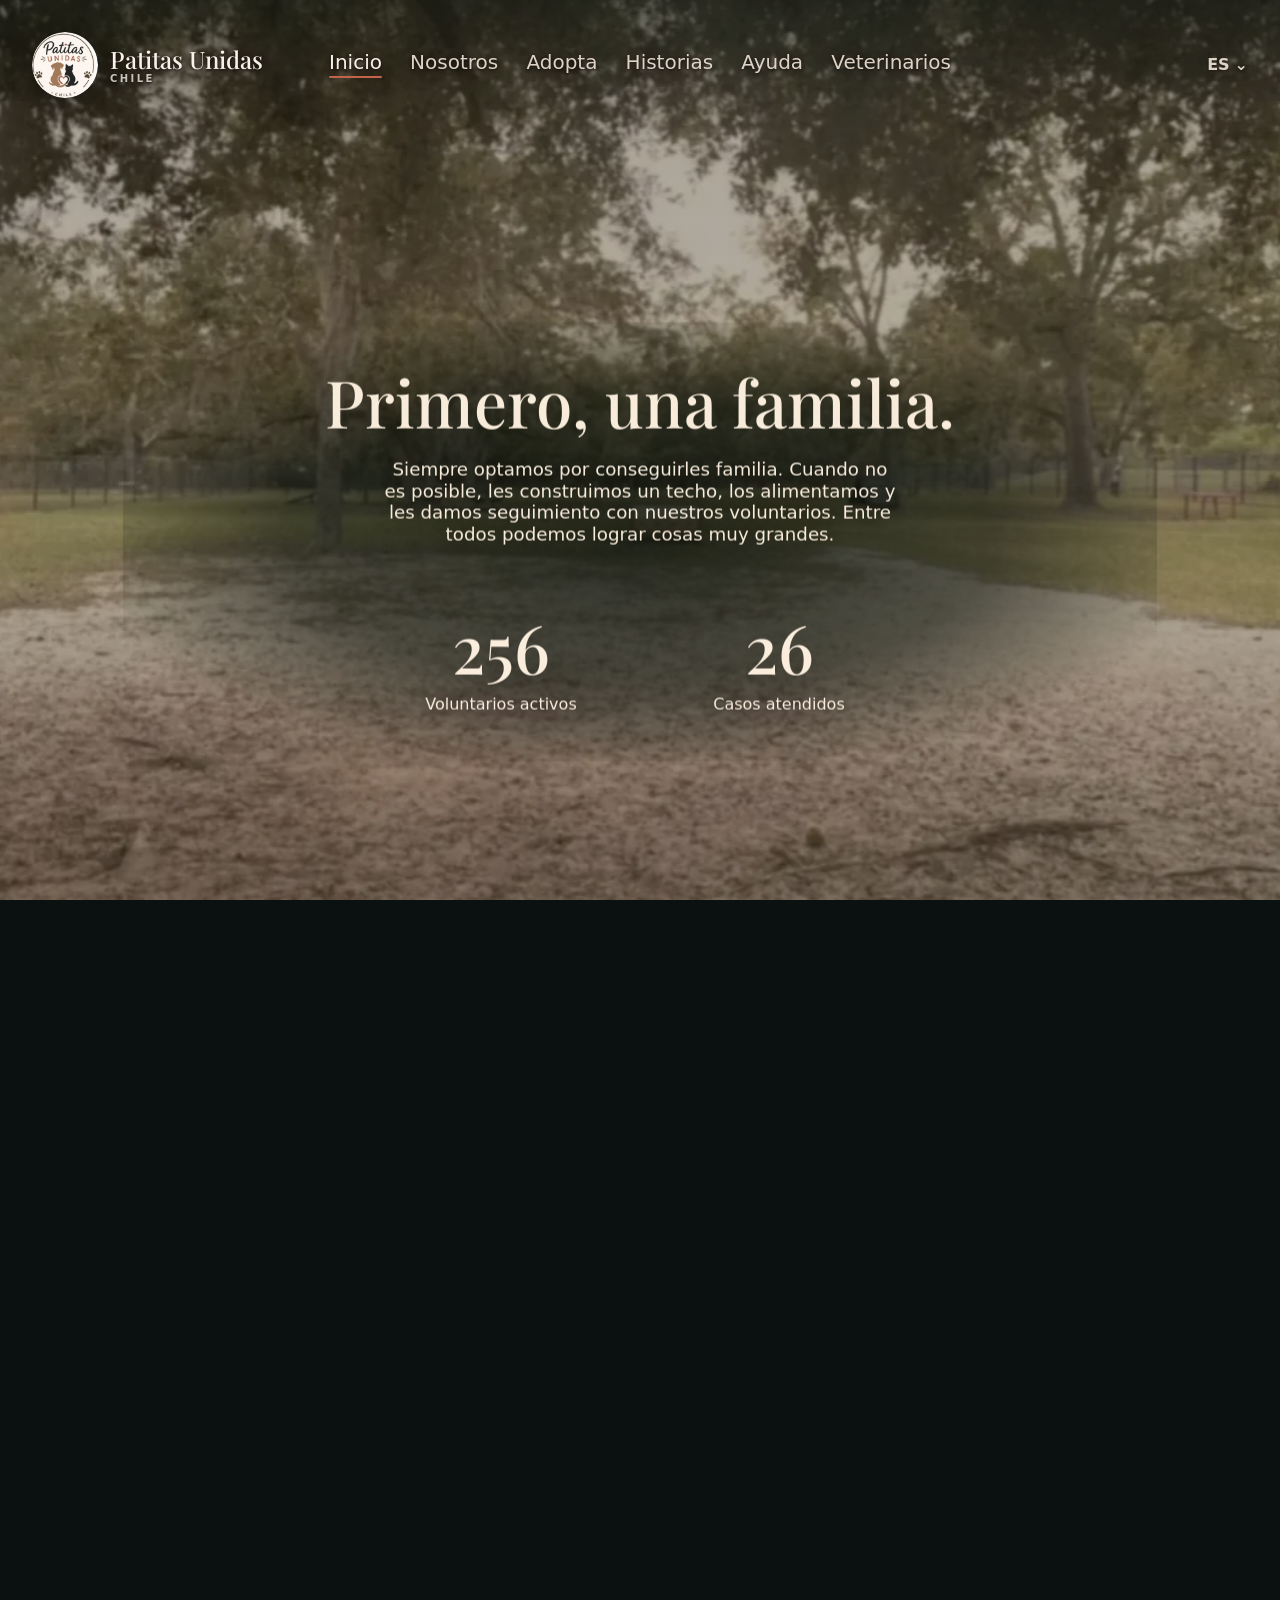
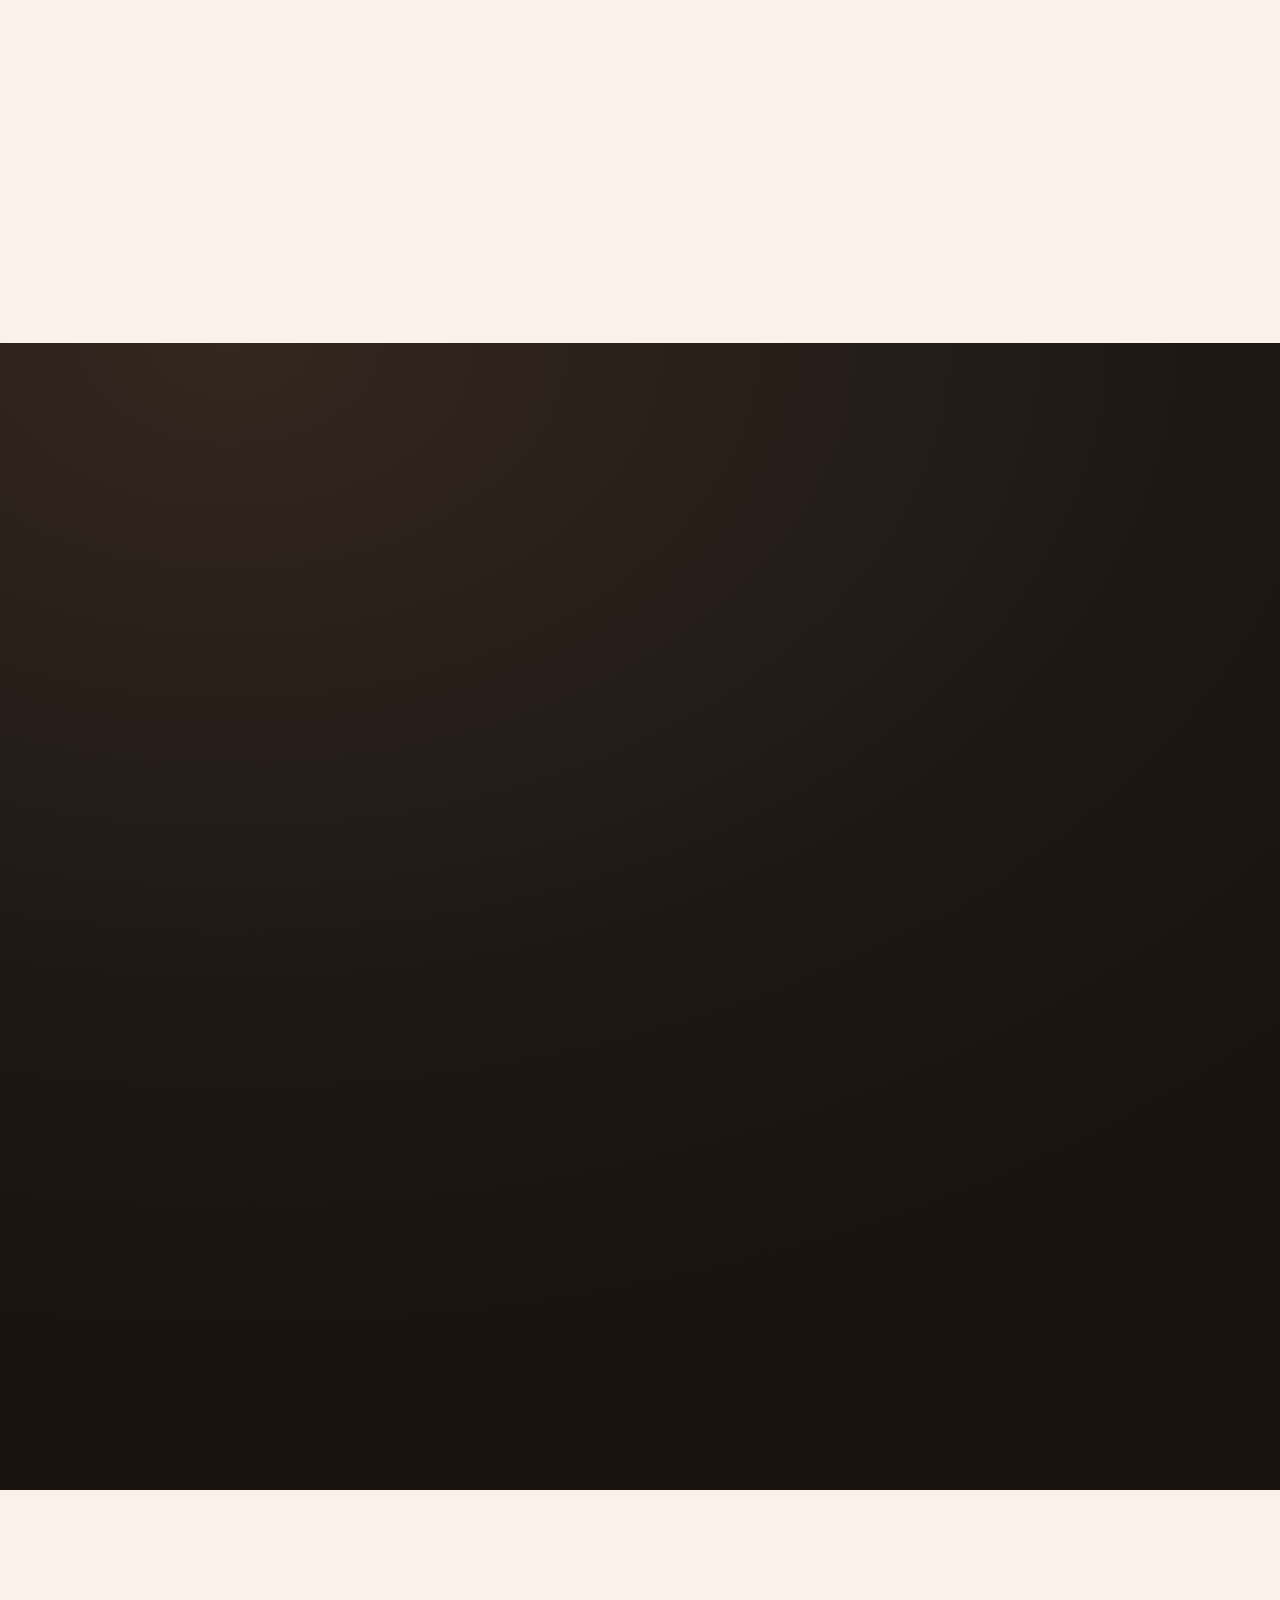
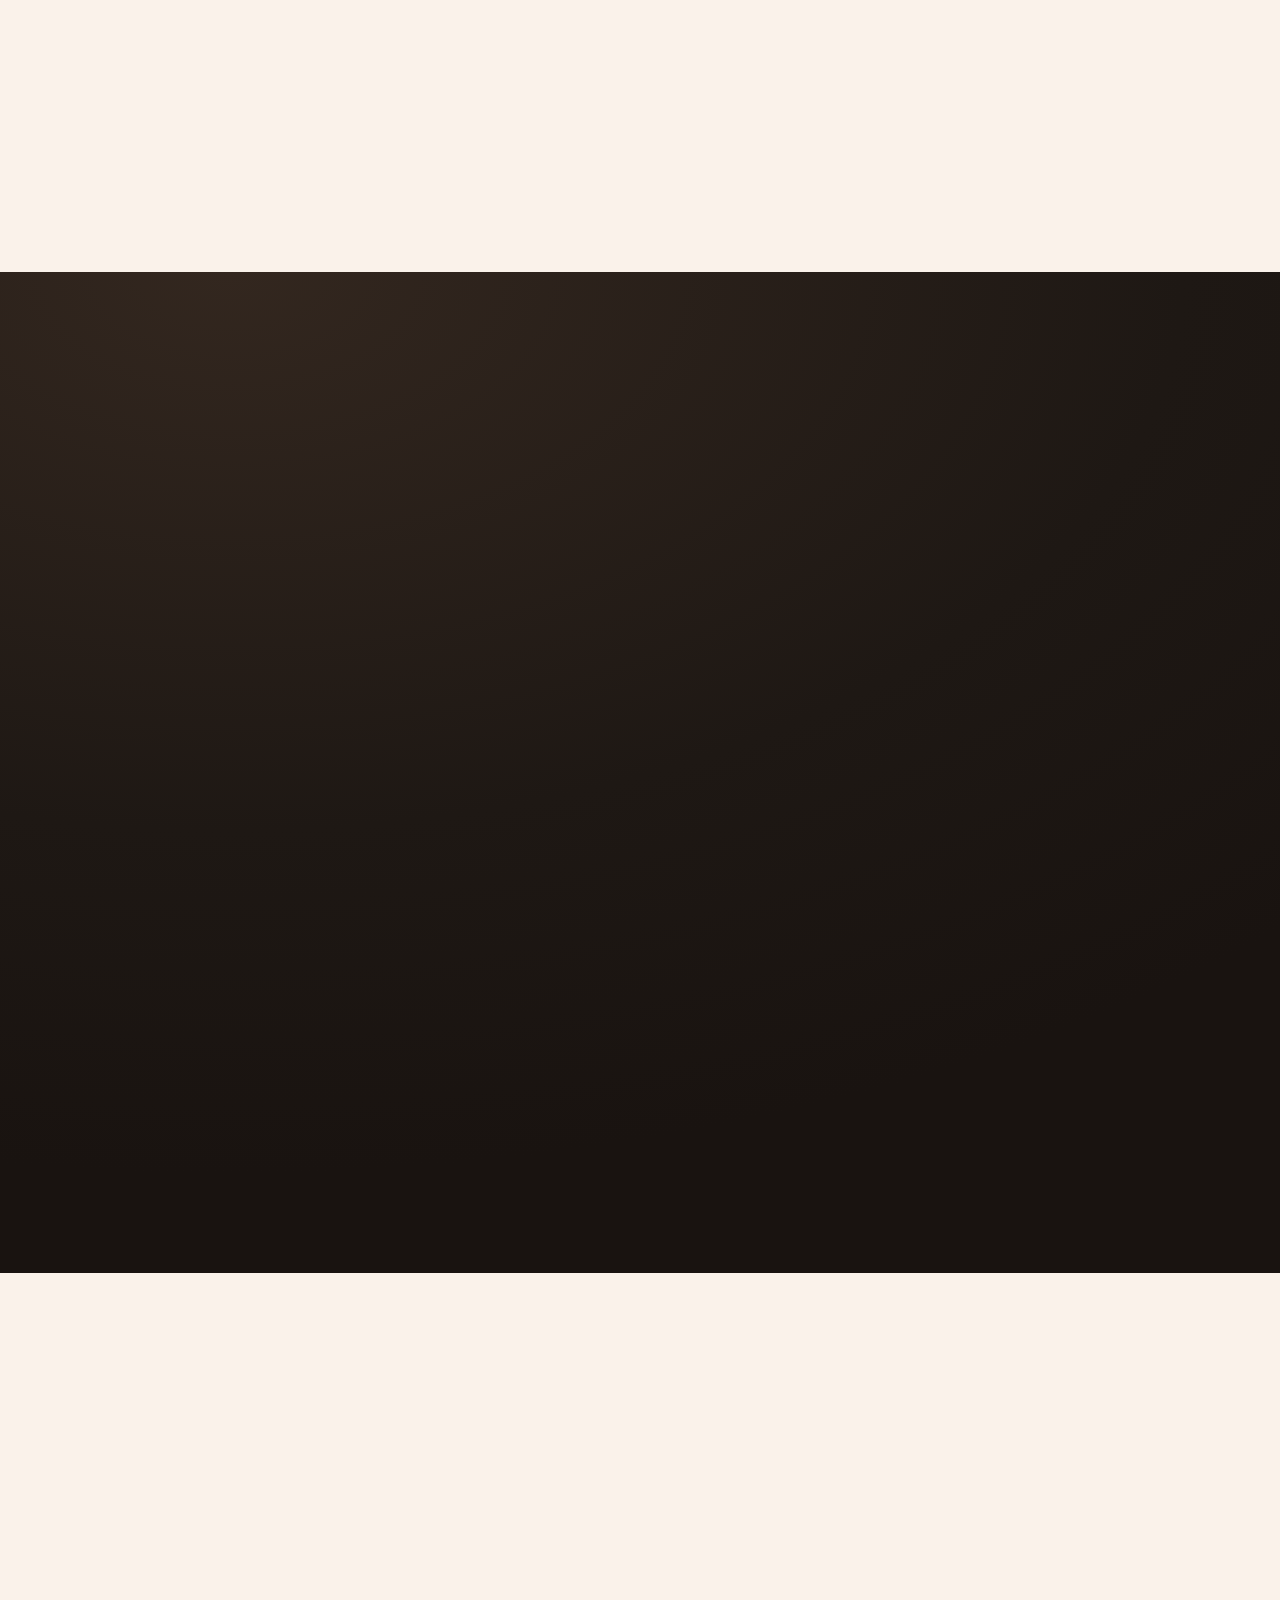
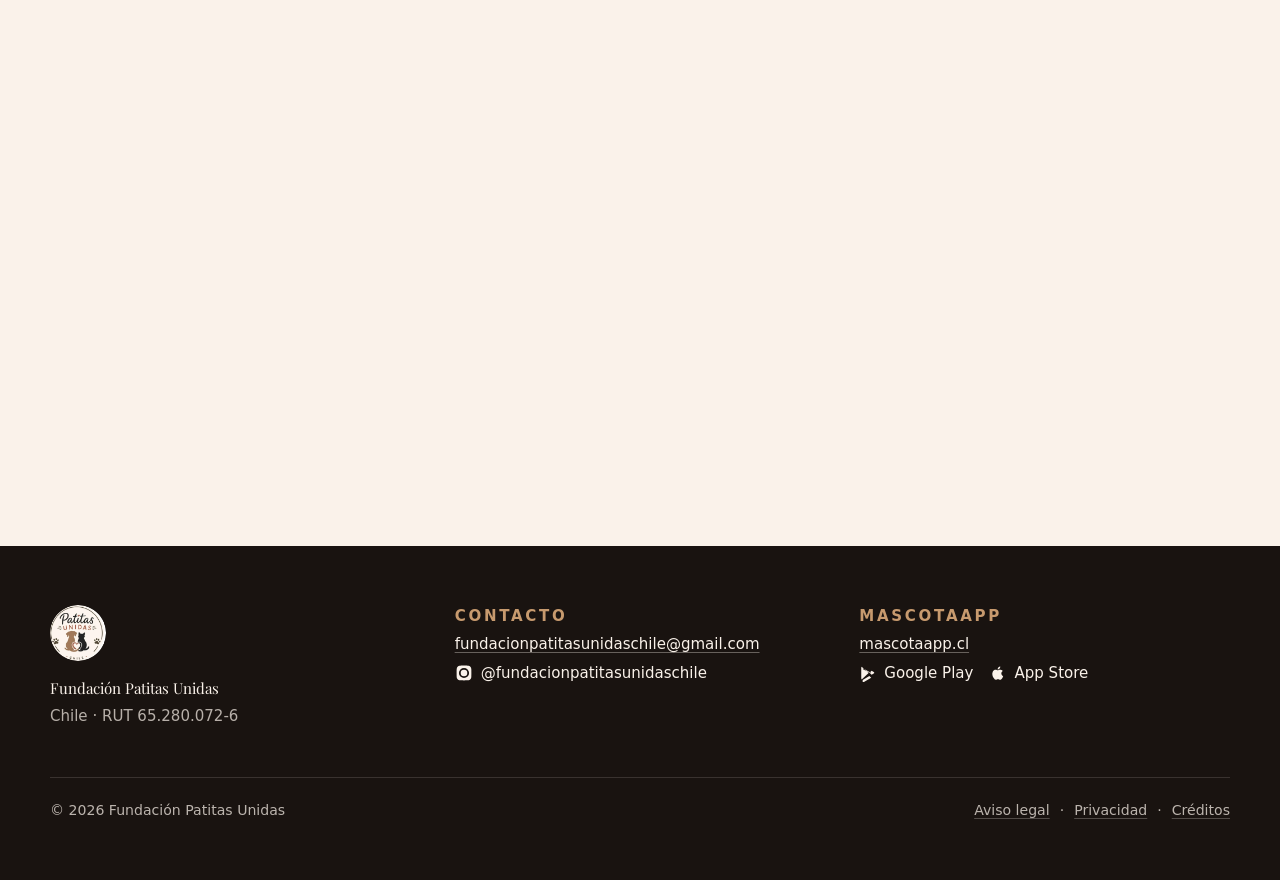
<file: index.html>
<!DOCTYPE html>
<html lang="es">
  <head>
    <meta charset="UTF-8" />
    <meta name="viewport" content="width=device-width, initial-scale=1.0" />
    <title>Patitas Unidas Chile</title>
    <meta name="description" content="Fundación chilena dedicada a los animales en situación de calle: hogar, techo, alimento y esterilización." />
    <link rel="canonical" href="https://fundacionpatitasunidas.cl/" />
    <meta name="theme-color" content="#2b2420" />

    <!-- Iconos. Antes era `href="data:,"`: la pestaña salía en blanco. -->
    <link rel="icon" href="/favicon.ico" sizes="any" />
    <link rel="icon" type="image/png" sizes="32x32" href="img/favicon-32.png" />
    <link rel="apple-touch-icon" href="img/apple-touch-icon.png" />

    <!-- Tarjeta al compartir. Sin esto, pegar el enlace en WhatsApp o Instagram
         mostraba una URL pelada, sin imagen ni texto. Para una fundación que
         depende de que la compartan, era el agujero más caro de la página. -->
    <meta property="og:type" content="website" />
    <meta property="og:site_name" content="Patitas Unidas Chile" />
    <meta property="og:locale" content="es_CL" />
    <meta property="og:url" content="https://fundacionpatitasunidas.cl/" />
    <meta property="og:title" content="Patitas Unidas · Fundación chilena de rescate y adopción" />
    <meta property="og:description" content="Siempre buscamos familia. Cuando no se puede, les damos un techo y seguimiento. Y esterilizamos, porque es lo único que reduce la población en calle." />
    <meta property="og:image" content="https://fundacionpatitasunidas.cl/img/compartir.jpg" />
    <meta property="og:image:width" content="1200" />
    <meta property="og:image:height" content="630" />
    <meta property="og:image:alt" content="Patitas Unidas — fundación chilena de rescate y adopción" />
    <meta name="twitter:card" content="summary_large_image" />
    <meta name="twitter:title" content="Patitas Unidas · Fundación chilena de rescate y adopción" />
    <meta name="twitter:description" content="Siempre buscamos familia. Cuando no se puede, les damos un techo y seguimiento." />
    <meta name="twitter:image" content="https://fundacionpatitasunidas.cl/img/compartir.jpg" />

    <link rel="preload" as="image" href="img/sky.webp" fetchpriority="high" />
    <link rel="stylesheet" href="styles.css" />
    <script src="script.js" defer></script>
    <script type="module" src="js/anillo.js"></script>
    <script type="module" src="js/historias.js"></script>
    <script type="module" src="js/casita.js"></script>
  </head>
  <body>
    <main class="site-shell">
      <section class="cinema-scroll" id="cinema" aria-label="Historia visual de Patitas Unidas Chile">
        <div class="stage">
          <div class="world">
            <img class="scene-img sky-img" src="img/sky.webp" alt="" fetchpriority="high" />

            <header class="site-header" aria-label="Navegación principal">
              <a class="site-logo" href="#cinema" data-scroll="0">
                <!-- Guarda el logo como img/logo.webp y aparecerá solo.
                     Si el archivo no existe, el onerror deja el texto. -->
                <img
                  class="site-logo-mark"
                  src="img/logo.webp"
                  alt="Patitas Unidas Chile"
                  onerror="this.remove()"
                />
                <span class="site-logo-text">Patitas Unidas<small>Chile</small></span>
              </a>
              <nav class="site-nav" aria-label="Menú principal">
                <a href="#cinema" data-scroll="0">Inicio</a>
                <a href="#nosotros">Nosotros</a>
                <a href="#adopta">Adopta</a>
                <a href="#historias">Historias</a>
                <a href="#ayuda">Ayuda</a>
                <a href="#veterinarios">Veterinarios</a>
              </nav>
              <button class="language-switcher" aria-label="Cambiar idioma" aria-expanded="false">
                <span class="lang-current">ES</span>
                <span aria-hidden="true">⌄</span>
              </button>
            </header>

            <div class="back-stack">
              <div class="back-glow back-four" aria-hidden="true"></div>

              <img class="scene-img back-img back-ground" src="img/ground.webp" alt="" fetchpriority="low" decoding="async" />
            </div>

            <h1 class="hero-title">Patitas<br />Unidas</h1>

            <img class="scene-img splitframe-img splitframe-left" src="img/split-left.webp" alt="" decoding="async" />
            <img class="scene-img splitframe-img splitframe-right" src="img/split-right.webp" alt="" decoding="async" />

            <img class="scene-img bridge-img" src="img/hero.webp" alt="" fetchpriority="high" />

            <img class="scene-img frame-two-img" src="img/frame-two.webp" alt="" fetchpriority="low" decoding="async" />

            <div class="shade"></div>
            <!-- Velo cálido: liga el verde frío de las fotos con la paleta
                 crema/terracota/marrón del logo. -->
            <div class="warmth" aria-hidden="true"></div>
          </div>

          <section class="intro-copy" aria-label="Sobre Patitas Unidas Chile">
            <p>Siempre buscamos familia. Cuando no se puede, les damos un techo y seguimiento. Y esterilizamos, porque es lo único que reduce de verdad la población en calle.</p>
            <!-- Eran <span>: parecían botones y no hacían nada. Ahora llevan
                 a la sección que corresponde. -->
            <nav class="hero-tags" aria-label="Áreas de trabajo">
              <a href="#nosotros">Rescate</a>
              <a href="#nosotros">Adopción</a>
              <a href="#ayuda">Voluntariado</a>
            </nav>
          </section>

          <section class="story-panel story-panel-bridge" aria-label="Nuestra misión">
            <h2>Primero, una familia.</h2>
            <p>Siempre optamos por conseguirles familia. Cuando no es posible, les construimos un techo, los alimentamos y les damos seguimiento con nuestros voluntarios. Entre todos podemos lograr cosas muy grandes.</p>
            <!--
              Estas cifras las rellena script.js desde data/cifras.json, que
              genera scripts/traer-datos.mjs contra la API de MascotaApp.
              Mientras no exista ese archivo se queda el marcador 000: nunca se
              inventa un número en la web de una organización real.
            -->
            <dl class="facts">
              <div>
                <dt data-placeholder data-cifra="voluntarios.activos">000</dt>
                <dd data-cifra-pie="Voluntarios activos">Voluntarios activos <em>(dato pendiente)</em></dd>
              </div>
              <div>
                <dt data-placeholder data-cifra="casos.total">000</dt>
                <dd data-cifra-pie="Casos atendidos">Casos atendidos <em>(dato pendiente)</em></dd>
              </div>
            </dl>
          </section>

          <section class="story-panel story-panel-bazaar" aria-label="Cómo ayudar">
            <h2>Entre todos, cosas muy grandes.</h2>
            <p>Mano de obra, materiales, traslados, donaciones u hogar temporal. Te inscribes en MascotaApp y eliges cómo aportar.</p>
            <a class="note-button" href="#ayuda">
              <span aria-hidden="true">↗</span>
              <span>Quiero ayudar</span>
            </a>
          </section>
        </div>
      </section>

      <!-- ================= BARRA FIJA =================
        El header vive dentro del .stage sticky, asi que se va con la escena y
        las secciones de contenido quedaban sin navegacion. Esta barra aparece
        justo cuando aquel desaparece, y lleva ademas el boton de donar para
        que la accion principal este siempre a un clic.
      -->
      <div class="topbar" id="topbar" aria-hidden="true">
        <div class="topbar-in">
          <a class="topbar-logo" href="#cinema" data-scroll="0">
            <img src="img/logo.webp" alt="" width="38" height="38" onerror="this.remove()" />
            <span>Patitas Unidas</span>
          </a>
          <nav class="topbar-nav" aria-label="Navegaci&oacute;n secundaria">
            <a href="#nosotros">Nosotros</a>
            <a href="#adopta">Adopta</a>
            <a href="#historias">Historias</a>
            <a href="#ayuda">Ayuda</a>
            <a href="#veterinarios">Veterinarios</a>
          </nav>
          <a class="btn btn-primary topbar-cta" href="#ayuda">Donar</a>
        </div>
      </div>

      <!-- ================= NOSOTROS ================= -->
      <section class="sheet" id="nosotros" aria-labelledby="nosotros-title">
        <div class="wrap">
          <div class="sheet-head reveal">
            <div>
              <p class="eyebrow">Nosotros</p>
              <h2 class="sheet-title" id="nosotros-title">
                Siempre buscamos familia. Cuando no se puede, buscamos un techo.
              </h2>
            </div>
            <div class="sheet-head-aside">
              <p class="lede">
                Nos dedicamos a los animales en situaci&oacute;n de calle en Chile. La primera
                opci&oacute;n es siempre conseguirles un hogar; cuando no es posible, les
                construimos un techo, los alimentamos y les hacemos seguimiento con
                nuestros voluntarios.
              </p>
              <p class="lede lede-accent">
                Y esterilizamos, porque es lo &uacute;nico que reduce de verdad la poblaci&oacute;n
                en calle.
              </p>
            </div>
          </div>

          <ol class="pillars reveal-stagger">
            <li>
              <span class="pillar-num">01</span>
              <h3>Familia</h3>
              <p>Hogar definitivo siempre que se pueda, y temporal para los casos m&aacute;s urgentes.</p>
            </li>
            <li>
              <span class="pillar-num">02</span>
              <h3>Un techo</h3>
              <p>Cuando no hay hogar disponible, construimos refugio para que no duerman a la intemperie.</p>
            </li>
            <li>
              <span class="pillar-num">03</span>
              <h3>Alimento</h3>
              <p>Alimentaci&oacute;n constante y seguimiento del estado de cada animal por parte de voluntarios.</p>
            </li>
            <li>
              <span class="pillar-num">04</span>
              <h3>Esterilizaci&oacute;n</h3>
              <p>El eje de todo. Es la &uacute;nica forma de disminuir significativamente la poblaci&oacute;n en calle.</p>
            </li>
          </ol>
        </div>
      </section>

      <!-- ================= ADOPTA =================
        Las tarjetas las pinta script.js con lo que hay en data/adopciones.json,
        que genera scripts/traer-datos.mjs desde la API de MascotaApp. Si el
        archivo no existe todavia, la seccion entera se oculta: mas vale que no
        aparezca a que aparezca vacia.
        El anillo 3D lo pinta js/anillo.js con los mismos datos, y el catalogo
        completo, con buscador y filtros, esta en adopta.html.
      -->
      <section class="sheet sheet-dark sheet-adopta" id="adopta" aria-labelledby="adopta-title" hidden>
        <div class="wrap">
          <div class="sheet-head reveal">
            <div>
              <p class="eyebrow">Adopta</p>
              <h2 class="sheet-title" id="adopta-title">Est&aacute;n esperando una familia.</h2>
            </div>
            <div class="sheet-head-aside">
              <p class="lede">
                Todos fueron rescatados por la fundaci&oacute;n y hoy buscan hogar. Estos
                cambian cada vez que entras, para que todos tengan su turno. Gira la
                rueda, toca el que te mire y conoce su historia completa.
              </p>
            </div>
          </div>

          <div class="anillo" data-anillo aria-roledescription="carrusel" aria-label="Animales en adopci&oacute;n">
            <div class="anillo-escena">
              <div class="anillo-rueda" data-rueda></div>
            </div>
          </div>

          <div class="anillo-pie reveal">
            <p class="anillo-ayuda">
              <svg viewBox="0 0 24 24" aria-hidden="true" focusable="false"><path d="M3 12h18M3 12l4-4M3 12l4 4M21 12l-4-4M21 12l-4 4"/></svg>
              Arrastra para girar &middot; toca uno para ver su ficha
            </p>
            <a class="btn btn-primary" href="adopta.html">
              <span>M&iacute;ralos a todos y dale a uno una nueva oportunidad</span>
              <span aria-hidden="true">&rarr;</span>
            </a>
          </div>

          <!-- Aqui iban las tres tarjetas al azar (data-adopta-lista). Se
               quitaron a pedido de la fundacion; el codigo que las pinta sigue
               en script.js y vuelven con solo reponer:
               <div class="adopta-grid reveal" data-adopta-lista></div> -->

          <aside class="adopta-cta reveal">
            <div>
              <h3>Los publicamos todos en MascotaApp</h3>
              <p>
                Ah&iacute; est&aacute;n los que buscan familia y los que a&uacute;n necesitan ayuda para
                salir adelante. Te sirve tanto si quieres <strong>ser voluntario</strong>
                como si simplemente quieres <strong>darle un hogar a un animal</strong>.
              </p>
            </div>
            <a class="btn btn-primary" href="https://mascotaapp.cl" target="_blank" rel="noopener noreferrer">
              Ver todos los casos
            </a>
          </aside>
        </div>
      </section>

      <!-- ================= HISTORIAS =================
        Finales felices: casos resueltos y adopciones concretadas, con los
        hitos que registro la fundacion. Lo pinta js/historias.js desde
        data/historias.json. Oculta mientras no haya ninguna.
      -->
      <section class="sheet sheet-historias" id="historias" aria-labelledby="historias-title" hidden>
        <div class="wrap">
          <div class="sheet-head reveal">
            <div>
              <p class="eyebrow">Finales felices</p>
              <h2 class="sheet-title" id="historias-title">Llegaron de la calle. Esto es lo que pas&oacute; despu&eacute;s.</h2>
            </div>
            <div class="sheet-head-aside">
              <p class="lede">
                Cada caso empieza con un aviso en MascotaApp. Estos terminaron bien: d&oacute;nde
                los encontramos, cu&aacute;nto tardaron y cada paso del camino, tal como lo fue
                registrando la fundaci&oacute;n.
              </p>
            </div>
          </div>

          <div class="carrusel reveal" data-carrusel aria-roledescription="carrusel" aria-label="Historias con final feliz">
            <div class="carrusel-nav">
              <button class="carrusel-btn" type="button" data-carrusel-anterior>
                <svg viewBox="0 0 24 24" aria-hidden="true" focusable="false"><path d="M9.586 4l-6.586 6.586a2 2 0 0 0 0 2.828l6.586 6.586a2 2 0 0 0 2.18 .434l.145 -.068a2 2 0 0 0 1.089 -1.78v-2.586h7a2 2 0 0 0 2 -2v-4l-.005 -.15a2 2 0 0 0 -1.995 -1.85l-7 -.001v-2.585a2 2 0 0 0 -3.414 -1.414z"/></svg>
                <span>Anterior</span>
              </button>
              <button class="carrusel-btn" type="button" data-carrusel-siguiente>
                <span>Siguiente</span>
                <svg viewBox="0 0 24 24" aria-hidden="true" focusable="false"><path d="M12.089 3.634a2 2 0 0 0 -1.089 1.78l-.001 2.586h-6.999a2 2 0 0 0 -2 2v4l.005 .15a2 2 0 0 0 1.995 1.85l6.999 -.001l.001 2.587a2 2 0 0 0 3.414 1.414l6.586 -6.586a2 2 0 0 0 0 -2.828l-6.586 -6.586a2 2 0 0 0 -2.18 -.434l-.145 .068z"/></svg>
              </button>
            </div>
            <ul class="carrusel-lista" data-carrusel-lista></ul>
          </div>

          <article class="relato" data-relato aria-label="La historia elegida"></article>
        </div>
      </section>

      <!-- ================= CASITAS =================
        Como se llega a construir una casita, en seis pasos. La ilustracion se
        arma sola al entrar en pantalla (js/casita.js); tambien se puede tocar
        cada paso. Con "reducir movimiento" se ve la casita terminada.
        La idea que manda: sin alguien comprometido no hay casita.
      -->
      <section class="sheet sheet-casitas" id="casitas" aria-labelledby="casitas-title">
        <div class="wrap">
          <div class="sheet-head reveal">
            <div>
              <p class="eyebrow">Un techo</p>
              <h2 class="sheet-title" id="casitas-title">Cuando no hay familia, una casita. Y alguien que la cuide.</h2>
            </div>
            <div class="sheet-head-aside">
              <p class="lede">
                No todos los perros de la calle pueden irse a un hogar. Para ellos
                construimos casitas, pero solo cuando hay un vecino comprometido a
                cuidarlas.
              </p>
              <p class="casitas-cifra" data-casitas-cifra hidden>
                <strong data-casitas-n></strong> <span>casitas instaladas hasta hoy</span>
              </p>
            </div>
          </div>

          <div class="casitas" data-casitas data-paso="0">
            <div class="casitas-arte">
              <svg class="casita-svg" viewBox="0 0 480 360" role="img" aria-labelledby="casita-svg-t">
                <title id="casita-svg-t">Un perrito bajo la lluvia recibe ayuda y termina con su propia casita, comida y agua</title>
                <defs>
                  <clipPath id="casita-marco"><rect width="480" height="360" rx="26" /></clipPath>
                </defs>
                <g clip-path="url(#casita-marco)">
                  <rect class="cs-cielo" width="480" height="360" />

                  <!-- sol (paso 6) -->
                  <g class="capa cs-sol" data-desde="6">
                    <circle cx="408" cy="72" r="30" />
                    <g class="cs-rayos">
                      <path d="M408 24v-12M408 132v-12M360 72h-12M468 72h-12M374 38l-8-8M450 114l-8-8M442 38l8-8M366 114l8-8" />
                    </g>
                  </g>

                  <!-- nube y lluvia (pasos 1 a 5) -->
                  <g class="capa cs-lluvia" data-desde="1" data-hasta="5">
                    <path class="cs-nube" d="M58 104a24 24 0 0 1 10-46a34 34 0 0 1 62-10a26 26 0 0 1 40 22a20 20 0 0 1-2 34z" />
                    <g class="cs-gotas">
                      <path d="M76 120l-4 12" /><path d="M96 126l-4 12" /><path d="M116 118l-4 12" />
                      <path d="M136 128l-4 12" /><path d="M156 120l-4 12" /><path d="M86 150l-4 12" />
                      <path d="M126 152l-4 12" /><path d="M146 160l-4 12" />
                    </g>
                  </g>

                  <!-- suelo -->
                  <path class="cs-suelo" d="M0 296q120-14 240-4t240-6V360H0z" />
                  <path class="cs-pasto" d="M30 296l4-10 3 10M58 294l3-8 3 8M420 290l4-10 3 10M448 291l3-8 3 8M180 293l3-8 3 8" />

                  <!-- plano de la casita (paso 4) -->
                  <g class="capa cs-plano" data-desde="4" data-hasta="5">
                    <path d="M218 284V206l72-56 72 56v78z" />
                    <path d="M268 284v-32a22 22 0 0 1 44 0v32" />
                    <path class="cs-cota" d="M218 300h144M218 294v12M362 294v12" />
                  </g>

                  <!-- la casita (paso 6), pieza por pieza -->
                  <g class="capa cs-casa" data-desde="6">
                    <rect class="cs-base" x="206" y="280" width="168" height="12" rx="3" />
                    <g class="cs-muros">
                      <rect x="220" y="206" width="140" height="76" />
                      <path d="M220 225h140M220 244h140M220 263h140" />
                    </g>
                    <path class="cs-puerta" d="M268 282v-30a22 22 0 0 1 44 0v30z" />
                    <g class="cs-techo">
                      <path d="M202 214l88-68 88 68-12 9-76-58-76 58z" />
                      <path class="cs-tejas" d="M232 190l58-44 58 44" />
                    </g>
                    <g class="cs-placa">
                      <rect x="270" y="178" width="40" height="18" rx="5" />
                      <path d="M290 192l-6-5.5a3.6 3.6 0 0 1 6-4 3.6 3.6 0 0 1 6 4z" />
                    </g>
                  </g>

                  <!-- comida y agua: el compromiso (paso 5) -->
                  <g class="capa cs-platos" data-desde="5">
                    <path class="cs-plato" d="M392 292h34l-4 10h-26z" />
                    <circle class="cs-croqueta" cx="400" cy="290" r="3" /><circle class="cs-croqueta" cx="408" cy="288" r="3" /><circle class="cs-croqueta" cx="416" cy="290" r="3" />
                    <path class="cs-plato cs-plato-agua" d="M434 292h34l-4 10h-26z" />
                    <path class="cs-agua" d="M437 292h28" />
                  </g>

                  <!-- el perrito: bajo la lluvia y, al final, frente a su casita -->
                  <g class="cs-perro">
                    <g class="cs-perro-cuerpo">
                      <path class="cs-cola" d="M-20-10c-16-4-20-20-12-30" />
                      <ellipse class="cs-pelo" cx="-4" cy="-26" rx="20" ry="26" />
                      <rect class="cs-pelo" x="-2" y="-18" width="8" height="18" rx="3" />
                      <rect class="cs-pelo" x="9" y="-18" width="8" height="18" rx="3" />
                      <circle class="cs-pelo" cx="8" cy="-62" r="16" />
                      <ellipse class="cs-pelo" cx="22" cy="-56" rx="9" ry="7" />
                      <path class="cs-oreja" d="M-2-74c-10 4-12 18-6 24 4-8 6-16 6-24z" />
                      <circle class="cs-nariz" cx="30" cy="-58" r="3" />
                      <circle class="cs-ojo" cx="12" cy="-66" r="2.2" />
                      <path class="capa cs-panuelo" data-desde="6" d="M-8-46h28l-14 12z" />
                    </g>
                  </g>

                  <!-- alguien se fija en el (paso 2) -->
                  <g class="capa cs-corazon" data-desde="2" data-hasta="5">
                    <path d="M128 196l-14-13a8.5 8.5 0 0 1 14-9.5 8.5 8.5 0 0 1 14 9.5z" />
                  </g>

                  <!-- nos escribe (paso 3) -->
                  <g class="capa cs-mensaje" data-desde="3" data-hasta="4">
                    <path class="cs-burbuja" d="M226 54h104a14 14 0 0 1 14 14v28a14 14 0 0 1-14 14h-74l-16 14v-14h-14a14 14 0 0 1-14-14V68a14 14 0 0 1 14-14z" />
                    <circle class="cs-punto" cx="262" cy="82" r="5" /><circle class="cs-punto" cx="280" cy="82" r="5" /><circle class="cs-punto" cx="298" cy="82" r="5" />
                  </g>

                  <!-- corazones al final -->
                  <g class="capa cs-alegria" data-desde="6">
                    <path d="M332 150l-8-7.5a5 5 0 0 1 8-5.5 5 5 0 0 1 8 5.5z" />
                    <path d="M352 132l-6-5.5a3.8 3.8 0 0 1 6-4.2 3.8 3.8 0 0 1 6 4.2z" />
                  </g>
                </g>
              </svg>
              <button class="casitas-repetir" type="button" data-casitas-repetir hidden>
                <svg viewBox="0 0 24 24" aria-hidden="true" focusable="false"><path d="M4 12a8 8 0 1 0 2.4-5.7M4 4v4.3h4.3" /></svg>
                Ver de nuevo
              </button>
            </div>

            <ol class="casitas-pasos">
              <li class="casitas-paso" data-n="1">
                <button type="button" class="casitas-paso-btn">
                  <span class="casitas-num">1</span>
                  <span class="casitas-paso-titulo">Lo ves seguido</span>
                </button>
                <p>Es el mismo perrito de siempre: en tu cuadra, en el paradero, afuera del almac&eacute;n. Pasa fr&iacute;o y no tiene a nadie.</p>
              </li>
              <li class="casitas-paso" data-n="2">
                <button type="button" class="casitas-paso-btn">
                  <span class="casitas-num">2</span>
                  <span class="casitas-paso-titulo">Decides ayudarlo</span>
                </button>
                <p>Aunque no tengas d&oacute;nde llevarlo a tu casa. Para empezar, basta con querer hacerlo.</p>
              </li>
              <li class="casitas-paso" data-n="3">
                <button type="button" class="casitas-paso-btn">
                  <span class="casitas-num">3</span>
                  <span class="casitas-paso-titulo">Nos escribes</span>
                </button>
                <p>Por MascotaApp, Instagram o correo. Cu&eacute;ntanos d&oacute;nde est&aacute; y desde cu&aacute;ndo lo ves.</p>
              </li>
              <li class="casitas-paso" data-n="4">
                <button type="button" class="casitas-paso-btn">
                  <span class="casitas-num">4</span>
                  <span class="casitas-paso-titulo">Vemos juntos c&oacute;mo ayudar</span>
                </button>
                <p>Revisamos el lugar y lo que necesita: una casita, veterinario, esterilizaci&oacute;n.</p>
              </li>
              <li class="casitas-paso" data-n="5">
                <button type="button" class="casitas-paso-btn">
                  <span class="casitas-num">5</span>
                  <span class="casitas-paso-titulo">Te comprometes</span>
                </button>
                <p>T&uacute; le llevas comida y agua, y cuidas que su casita siga ah&iacute;. Sin ese compromiso no hay casita.</p>
              </li>
              <li class="casitas-paso" data-n="6">
                <button type="button" class="casitas-paso-btn">
                  <span class="casitas-num">6</span>
                  <span class="casitas-paso-titulo">Construimos su casita</span>
                </button>
                <p>La armamos e instalamos contigo, y seguimos su caso en MascotaApp.</p>
              </li>
            </ol>
          </div>

          <aside class="casitas-nota reveal">
            <p class="casitas-frase">
              No sacamos nada con construir casas que se roban o donde nadie lleva comida.
              Por eso cada casita tiene a alguien que la cuida.
            </p>
            <div class="btn-row">
              <a class="btn btn-primary" href="mailto:fundacionpatitasunidaschile@gmail.com?subject=Quiero%20ayudar%20a%20un%20perrito%20de%20mi%20barrio">
                Quiero ayudar a uno de mi barrio
              </a>
              <a class="btn btn-ghost" href="https://www.instagram.com/fundacionpatitasunidaschile/" target="_blank" rel="noopener noreferrer">
                Escr&iacute;benos por Instagram
              </a>
            </div>
          </aside>
        </div>
      </section>

      <!-- ================= AYUDA ================= -->
      <section class="sheet sheet-dark" id="ayuda" aria-labelledby="ayuda-title">
        <div class="wrap">
          <div class="sheet-head reveal">
            <div>
              <p class="eyebrow">C&oacute;mo ayudar</p>
              <h2 class="sheet-title" id="ayuda-title">Entre todos podemos lograr cosas muy grandes.</h2>
            </div>
            <div class="sheet-head-aside">
              <p class="lede">Hay muchas formas de aportar, y ninguna es peque&ntilde;a. Elige la tuya.</p>
            </div>
          </div>

          <div class="help-grid reveal-stagger">
            <article class="help-card">
              <p class="card-tag">Voluntariado</p>
              <h3>S&uacute;mate al equipo</h3>
              <p>
                Las inscripciones se hacen desde <strong>MascotaApp</strong>. Completas
                un formulario y eliges en qu&eacute; puedes aportar:
              </p>
              <ul class="chips">
                <li>Mano de obra</li>
                <li>Materiales</li>
                <li>Traslados</li>
                <li>Donaciones</li>
                <li>Hogar temporal</li>
                <li>Hogar definitivo</li>
              </ul>
              <p class="fine">
                Hay un campo abierto para que cuentes c&oacute;mo quieres ayudar, aunque no
                encaje en ninguna de esas casillas.
              </p>
              <div class="card-foot">
                <div class="stores">
                  <a class="store" href="https://play.google.com/store/search?q=mascotaapp&amp;c=apps&amp;hl=es_419" target="_blank" rel="noopener noreferrer">
                    <svg class="store-ico" viewBox="0 0 24 24" aria-hidden="true" focusable="false">
                      <path fill="currentColor" d="M3.6 20.5 12.8 12 3.6 3.5c-.37.3-.6.78-.6 1.35v14.3c0 .57.23 1.05.6 1.35Zm1.32.72 8.87-5.06 2.5 2.3-9.86 5.63c-.6.34-1.18.19-1.51-.09Zm11.9-6.86 2.8-1.6c.9-.51.9-1.6 0-2.11l-2.8-1.6-2.72 2.66Zm-3.03-2.8-8.87-5.05c.33-.28.9-.43 1.51-.09l9.86 5.62Z"/>
                    </svg>
                    <span>
                      <small>Disponible en</small>
                      Google Play
                    </span>
                  </a>

                  <a class="store" href="https://apps.apple.com/cl/app/mascotaapp/id6759985719" target="_blank" rel="noopener noreferrer">
                    <svg class="store-ico" viewBox="0 0 24 24" aria-hidden="true" focusable="false">
                      <path fill="currentColor" d="M16.4 12.7c0-2.2 1.8-3.3 1.9-3.4-1-1.5-2.6-1.7-3.2-1.7-1.4-.14-2.7.8-3.4.8-.7 0-1.8-.78-2.9-.76-1.5.02-2.9.87-3.66 2.2-1.57 2.72-.4 6.75 1.12 8.96.75 1.08 1.63 2.3 2.8 2.25 1.13-.04 1.55-.72 2.92-.72s1.75.72 2.94.7c1.22-.02 1.98-1.1 2.72-2.19.86-1.25 1.21-2.47 1.23-2.53-.03-.01-2.36-.9-2.38-3.6Zm-2.3-6.6c.62-.75 1.04-1.8.93-2.84-.9.04-1.98.6-2.62 1.34-.57.66-1.07 1.72-.94 2.74 1 .08 2.02-.5 2.63-1.24Z"/>
                    </svg>
                    <span>
                      <small>Desc&aacute;rgala en</small>
                      App Store
                    </span>
                  </a>
                </div>

                <a class="qr-block" href="https://mascotaapp.cl" target="_blank" rel="noopener noreferrer">
                  <img class="qr" src="img/qr-mascotaapp.svg" alt="C&oacute;digo QR que abre mascotaapp.cl" width="132" height="132" loading="lazy" />
                  <span>
                    <strong>Esc&aacute;nealo con tu tel&eacute;fono</strong>
                    Te lleva directo a MascotaApp para inscribirte como voluntario.
                  </span>
                </a>
              </div>
            </article>

            <!--
              DATOS BANCARIOS REALES.
              El RUT lleg&oacute; como 652800726 y se formate&oacute; a 65.280.072-6 con el
              visto bueno de la fundaci&oacute;n. Cualquier cambio aqu&iacute; hay que
              verificarlo dos veces: un d&iacute;gito mal en una cuenta de donaciones
              manda el dinero a otra parte.
            -->
            <article class="help-card help-card-accent">
              <p class="card-tag">Donaci&oacute;n</p>
              <h3>Transferencia directa</h3>
              <dl class="bank">
                <div><dt>Titular</dt><dd>Fundaci&oacute;n Patitas Unidas</dd></div>
                <div><dt>RUT</dt><dd>65.280.072-6</dd></div>
                <div><dt>Banco</dt><dd>Mercado Pago</dd></div>
                <div><dt>Tipo</dt><dd>Cuenta Vista</dd></div>
                <div><dt>N.&ordm; de cuenta</dt><dd>1065922498</dd></div>
                <div><dt>Correo</dt><dd class="dd-mail">fundacionpatitasunidaschile@gmail.com</dd></div>
              </dl>
              <div class="card-foot">
                <button class="btn btn-primary" type="button" data-copy="bank">
                  Copiar datos de la cuenta
                </button>
                <p class="fine" data-copy-status role="status" aria-live="polite"></p>
              </div>
            </article>
          </div>
        </div>
      </section>

      <!-- ================= VETERINARIOS ================= -->
      <section class="sheet" id="veterinarios" aria-labelledby="vet-title">
        <div class="wrap">
          <div class="split reveal">
            <div class="split-text">
              <p class="eyebrow">Veterinarios</p>
              <h2 class="sheet-title" id="vet-title">Tu cl&iacute;nica ordenada, y una mano para los que no tienen a nadie.</h2>
              <p class="lede">
                MascotaApp incluye una plataforma para veterinarios que resuelve la
                gesti&oacute;n de la cl&iacute;nica y la comunicaci&oacute;n directa con el tutor, con
                ficha m&eacute;dica digital.
              </p>
              <p class="discount">
                <strong>70&nbsp;%</strong>
                <span>de descuento en la membres&iacute;a para quienes colaboran con la fundaci&oacute;n</span>
              </p>
              <ul class="ticks">
                <li>Gesti&oacute;n completa de la cl&iacute;nica, sin planillas sueltas</li>
                <li>Ficha m&eacute;dica digital e historial de cada mascota</li>
                <li>Comunicaci&oacute;n directa con el tutor, sin intermediarios</li>
              </ul>
              <p class="fine">
                El software es independiente: si prefieres ayudar sin usar la plataforma,
                tambi&eacute;n se puede. Y para los tutores la app es gratuita &mdash; nos permite
                resolver casos m&aacute;s r&aacute;pido y hacer seguimiento.
              </p>
              <div class="btn-row">
                <a class="btn btn-primary" href="https://mascotaapp.cl" target="_blank" rel="noopener noreferrer">
                  Ver MascotaApp
                </a>
              </div>
            </div>
            <figure class="split-media">
              <img src="img/split-right.webp" alt="" loading="lazy" decoding="async" />
            </figure>
          </div>
        </div>
      </section>

      <!-- ================= PIE ================= -->
      <footer class="site-footer" aria-label="Contacto">
        <div class="wrap">
          <div class="footer-grid">
            <div>
              <img class="footer-logo" src="img/logo.webp" alt="" loading="lazy" onerror="this.remove()" />
              <p class="footer-brand">Fundaci&oacute;n Patitas Unidas</p>
              <p class="fine">Chile &middot; RUT 65.280.072-6</p>
            </div>
            <div>
              <p class="footer-head">Contacto</p>
              <p><a href="mailto:fundacionpatitasunidaschile@gmail.com">fundacionpatitasunidaschile@gmail.com</a></p>
              <p class="footer-social">
                <a href="https://www.instagram.com/fundacionpatitasunidaschile/" target="_blank" rel="noopener noreferrer">
                  <svg viewBox="0 0 24 24" aria-hidden="true" focusable="false">
                    <path fill="currentColor" d="M12 2.16c3.2 0 3.58.01 4.85.07 1.17.05 1.8.25 2.23.41.56.22.96.48 1.38.9.42.42.68.82.9 1.38.16.42.36 1.06.41 2.23.06 1.27.07 1.65.07 4.85s-.01 3.58-.07 4.85c-.05 1.17-.25 1.8-.41 2.23-.22.56-.48.96-.9 1.38-.42.42-.82.68-1.38.9-.42.16-1.06.36-2.23.41-1.27.06-1.65.07-4.85.07s-3.58-.01-4.85-.07c-1.17-.05-1.8-.25-2.23-.41-.56-.22-.96-.48-1.38-.9-.42-.42-.68-.82-.9-1.38-.16-.42-.36-1.06-.41-2.23C2.17 15.58 2.16 15.2 2.16 12s.01-3.58.07-4.85c.05-1.17.25-1.8.41-2.23.22-.56.48-.96.9-1.38.42-.42.82-.68 1.38-.9.42-.16 1.06-.36 2.23-.41C8.42 2.17 8.8 2.16 12 2.16Zm0 3.08a6.76 6.76 0 1 0 0 13.52 6.76 6.76 0 0 0 0-13.52Zm0 11.15a4.39 4.39 0 1 1 0-8.78 4.39 4.39 0 0 1 0 8.78Zm8.6-11.42a1.58 1.58 0 1 1-3.16 0 1.58 1.58 0 0 1 3.16 0Z"/>
                  </svg>
                  @fundacionpatitasunidaschile
                </a>
              </p>
            </div>
            <div>
              <p class="footer-head">MascotaApp</p>
              <p><a href="https://mascotaapp.cl" target="_blank" rel="noopener noreferrer">mascotaapp.cl</a></p>
              <p class="footer-stores">
                <a href="https://play.google.com/store/search?q=mascotaapp&amp;c=apps&amp;hl=es_419" target="_blank" rel="noopener noreferrer">
                  <svg viewBox="0 0 24 24" aria-hidden="true" focusable="false"><path fill="currentColor" d="M3.6 20.5 12.8 12 3.6 3.5c-.37.3-.6.78-.6 1.35v14.3c0 .57.23 1.05.6 1.35Zm1.32.72 8.87-5.06 2.5 2.3-9.86 5.63c-.6.34-1.18.19-1.51-.09Zm11.9-6.86 2.8-1.6c.9-.51.9-1.6 0-2.11l-2.8-1.6-2.72 2.66Zm-3.03-2.8-8.87-5.05c.33-.28.9-.43 1.51-.09l9.86 5.62Z"/></svg>
                  Google Play
                </a>
                <a href="https://apps.apple.com/cl/app/mascotaapp/id6759985719" target="_blank" rel="noopener noreferrer">
                  <svg viewBox="0 0 24 24" aria-hidden="true" focusable="false"><path fill="currentColor" d="M16.4 12.7c0-2.2 1.8-3.3 1.9-3.4-1-1.5-2.6-1.7-3.2-1.7-1.4-.14-2.7.8-3.4.8-.7 0-1.8-.78-2.9-.76-1.5.02-2.9.87-3.66 2.2-1.57 2.72-.4 6.75 1.12 8.96.75 1.08 1.63 2.3 2.8 2.25 1.13-.04 1.55-.72 2.92-.72s1.75.72 2.94.7c1.22-.02 1.98-1.1 2.72-2.19.86-1.25 1.21-2.47 1.23-2.53-.03-.01-2.36-.9-2.38-3.6Zm-2.3-6.6c.62-.75 1.04-1.8.93-2.84-.9.04-1.98.6-2.62 1.34-.57.66-1.07 1.72-.94 2.74 1 .08 2.02-.5 2.63-1.24Z"/></svg>
                  App Store
                </a>
              </p>
            </div>
          </div>

          <div class="footer-legal">
            <p>&copy; 2026 Fundaci&oacute;n Patitas Unidas</p>
            <p>
              <a href="legal.html#aviso">Aviso legal</a>
              <span aria-hidden="true">&middot;</span>
              <a href="legal.html#privacidad">Privacidad</a>
              <span aria-hidden="true">&middot;</span>
              <a href="legal.html#creditos">Cr&eacute;ditos</a>
            </p>
          </div>
        </div>
      </footer>
    </main>
  </body>
</html>
</file>
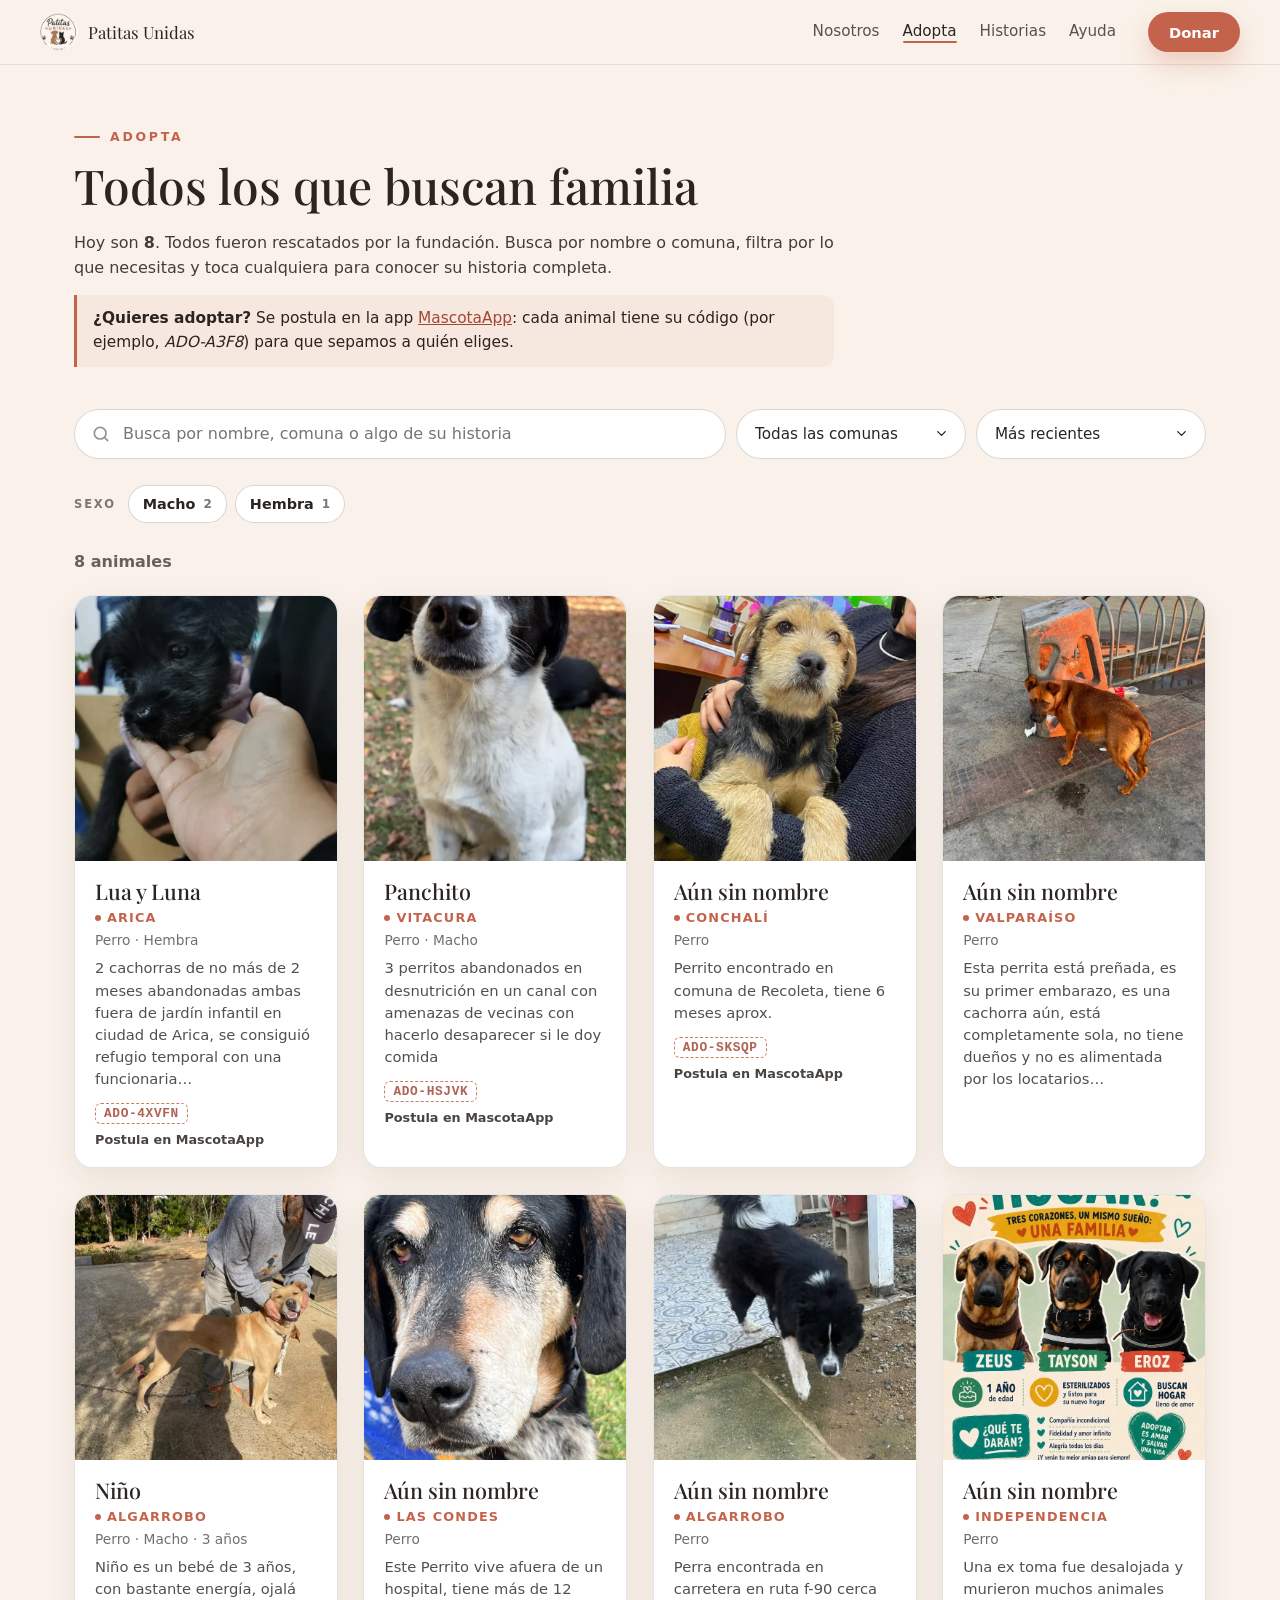
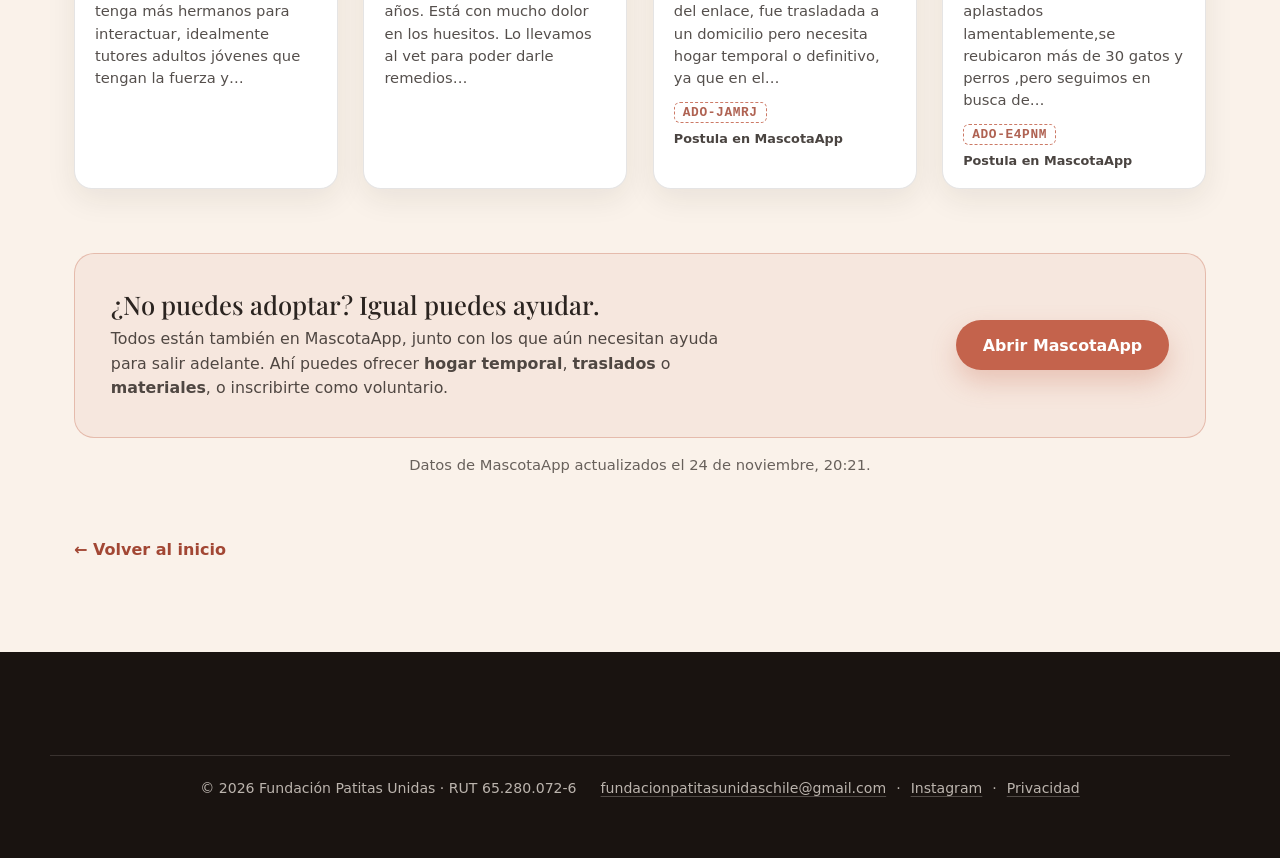
<file: adopta.html>
<!DOCTYPE html>
<html lang="es">
  <head>
    <meta charset="UTF-8" />
    <meta name="viewport" content="width=device-width, initial-scale=1.0" />
    <title>Adopta · Patitas Unidas</title>
    <meta name="description" content="Todos los animales que la Fundación Patitas Unidas tiene en adopción en Chile. Busca por nombre o comuna y filtra por lo que necesitas." />
    <link rel="canonical" href="https://fundacionpatitasunidas.cl/adopta.html" />
    <meta name="theme-color" content="#2b2420" />

    <link rel="icon" href="/favicon.ico" sizes="any" />
    <link rel="icon" type="image/png" sizes="32x32" href="img/favicon-32.png" />
    <link rel="apple-touch-icon" href="img/apple-touch-icon.png" />

    <!-- Es la página que más se va a compartir (cada ficha enlaza aquí con
         #id), así que lleva su propia tarjeta. -->
    <meta property="og:type" content="website" />
    <meta property="og:site_name" content="Patitas Unidas Chile" />
    <meta property="og:locale" content="es_CL" />
    <meta property="og:url" content="https://fundacionpatitasunidas.cl/adopta.html" />
    <meta property="og:title" content="Adopta · Patitas Unidas" />
    <meta property="og:description" content="Todos fueron rescatados por la fundación y hoy buscan una familia. Conoce sus historias." />
    <meta property="og:image" content="https://fundacionpatitasunidas.cl/img/compartir.jpg" />
    <meta property="og:image:width" content="1200" />
    <meta property="og:image:height" content="630" />
    <meta name="twitter:card" content="summary_large_image" />

    <link rel="stylesheet" href="styles.css" />
    <script src="script.js" defer></script>
    <script type="module" src="js/catalogo.js"></script>
  </head>
  <body class="pagina-texto pagina-catalogo">
    <header class="texto-top">
      <a class="topbar-logo" href="index.html">
        <img src="img/logo.webp" alt="" width="38" height="38" onerror="this.remove()" />
        <span>Patitas Unidas</span>
      </a>
      <nav class="topbar-nav" aria-label="Navegaci&oacute;n principal">
        <a href="index.html#nosotros">Nosotros</a>
        <a href="adopta.html" aria-current="page">Adopta</a>
        <a href="index.html#historias">Historias</a>
        <a href="index.html#ayuda">Ayuda</a>
      </nav>
      <a class="btn btn-primary topbar-cta" href="index.html#ayuda">Donar</a>
    </header>

    <main class="catalogo" data-catalogo>
      <div class="catalogo-cabeza">
        <p class="eyebrow">Adopta</p>
        <h1 class="texto-titulo">Todos los que buscan familia</h1>
        <p class="lede">
          Hoy son <strong data-total>varios</strong>. Todos fueron rescatados por la fundaci&oacute;n.
          Busca por nombre o comuna, filtra por lo que necesitas y toca cualquiera para
          conocer su historia completa.
        </p>
        <p class="catalogo-postular">
          <strong>&iquest;Quieres adoptar?</strong> Se postula en la app
          <a href="https://mascotaapp.cl" target="_blank" rel="noopener noreferrer">MascotaApp</a>:
          cada animal tiene su c&oacute;digo (por ejemplo, <em>ADO-A3F8</em>) para que sepamos a qui&eacute;n eliges.
        </p>
      </div>

      <!-- Sin data/adopciones.json todavía -->
      <div class="catalogo-aviso" data-sin-datos hidden>
        <p>
          Estamos actualizando la lista. Mientras tanto, todos los animales en adopci&oacute;n
          est&aacute;n publicados en <a href="https://mascotaapp.cl" target="_blank" rel="noopener noreferrer">MascotaApp</a>.
        </p>
      </div>

      <div data-con-datos>
        <div class="catalogo-barra" role="search">
          <label class="buscador">
            <span class="sr-only">Buscar</span>
            <svg viewBox="0 0 24 24" aria-hidden="true" focusable="false"><circle cx="11" cy="11" r="7"/><path d="m20 20-3.5-3.5"/></svg>
            <input type="search" data-buscar placeholder="Busca por nombre, comuna o algo de su historia" autocomplete="off" enterkeyhint="search" />
          </label>
          <label class="selector">
            <span class="sr-only">Comuna</span>
            <select data-comuna>
              <option value="">Todas las comunas</option>
            </select>
          </label>
          <label class="selector">
            <span class="sr-only">Orden</span>
            <select data-orden>
              <option value="recientes">M&aacute;s recientes</option>
              <option value="nombre">Por nombre</option>
              <option value="azar">Al azar</option>
            </select>
          </label>
        </div>

        <div class="catalogo-filtros" data-chips hidden></div>

        <div class="catalogo-estado">
          <p class="catalogo-cuenta" data-cuenta role="status" aria-live="polite"></p>
          <button class="catalogo-limpiar" type="button" data-limpiar hidden>Limpiar filtros</button>
        </div>

        <div class="catalogo-grid" data-grid></div>

        <div class="catalogo-vacio" data-vacio hidden>
          <p class="catalogo-vacio-titulo">Ninguno coincide con esa b&uacute;squeda.</p>
          <p>Prueba con menos filtros: puede que la ficha a&uacute;n no tenga ese dato cargado.</p>
          <button class="btn btn-ghost" type="button" data-limpiar hidden>Limpiar filtros</button>
        </div>
      </div>

      <aside class="adopta-cta">
        <div>
          <h2>&iquest;No puedes adoptar? Igual puedes ayudar.</h2>
          <p>
            Todos est&aacute;n tambi&eacute;n en MascotaApp, junto con los que a&uacute;n necesitan
            ayuda para salir adelante. Ah&iacute; puedes ofrecer <strong>hogar temporal</strong>,
            <strong>traslados</strong> o <strong>materiales</strong>, o inscribirte como
            voluntario.
          </p>
        </div>
        <a class="btn btn-primary" href="https://mascotaapp.cl" target="_blank" rel="noopener noreferrer">
          Abrir MascotaApp
        </a>
      </aside>

      <p class="fine catalogo-actualizado" data-actualizado></p>

      <p class="texto-volver">
        <a href="index.html">&larr; Volver al inicio</a>
      </p>
    </main>

    <footer class="site-footer">
      <div class="wrap">
        <div class="footer-legal">
          <p>&copy; 2026 Fundaci&oacute;n Patitas Unidas &middot; RUT 65.280.072-6</p>
          <p>
            <a href="mailto:fundacionpatitasunidaschile@gmail.com">fundacionpatitasunidaschile@gmail.com</a>
            <span aria-hidden="true">&middot;</span>
            <a href="https://www.instagram.com/fundacionpatitasunidaschile/" target="_blank" rel="noopener noreferrer">Instagram</a>
            <span aria-hidden="true">&middot;</span>
            <a href="legal.html#privacidad">Privacidad</a>
          </p>
        </div>
      </div>
    </footer>
  </body>
</html>
</file>
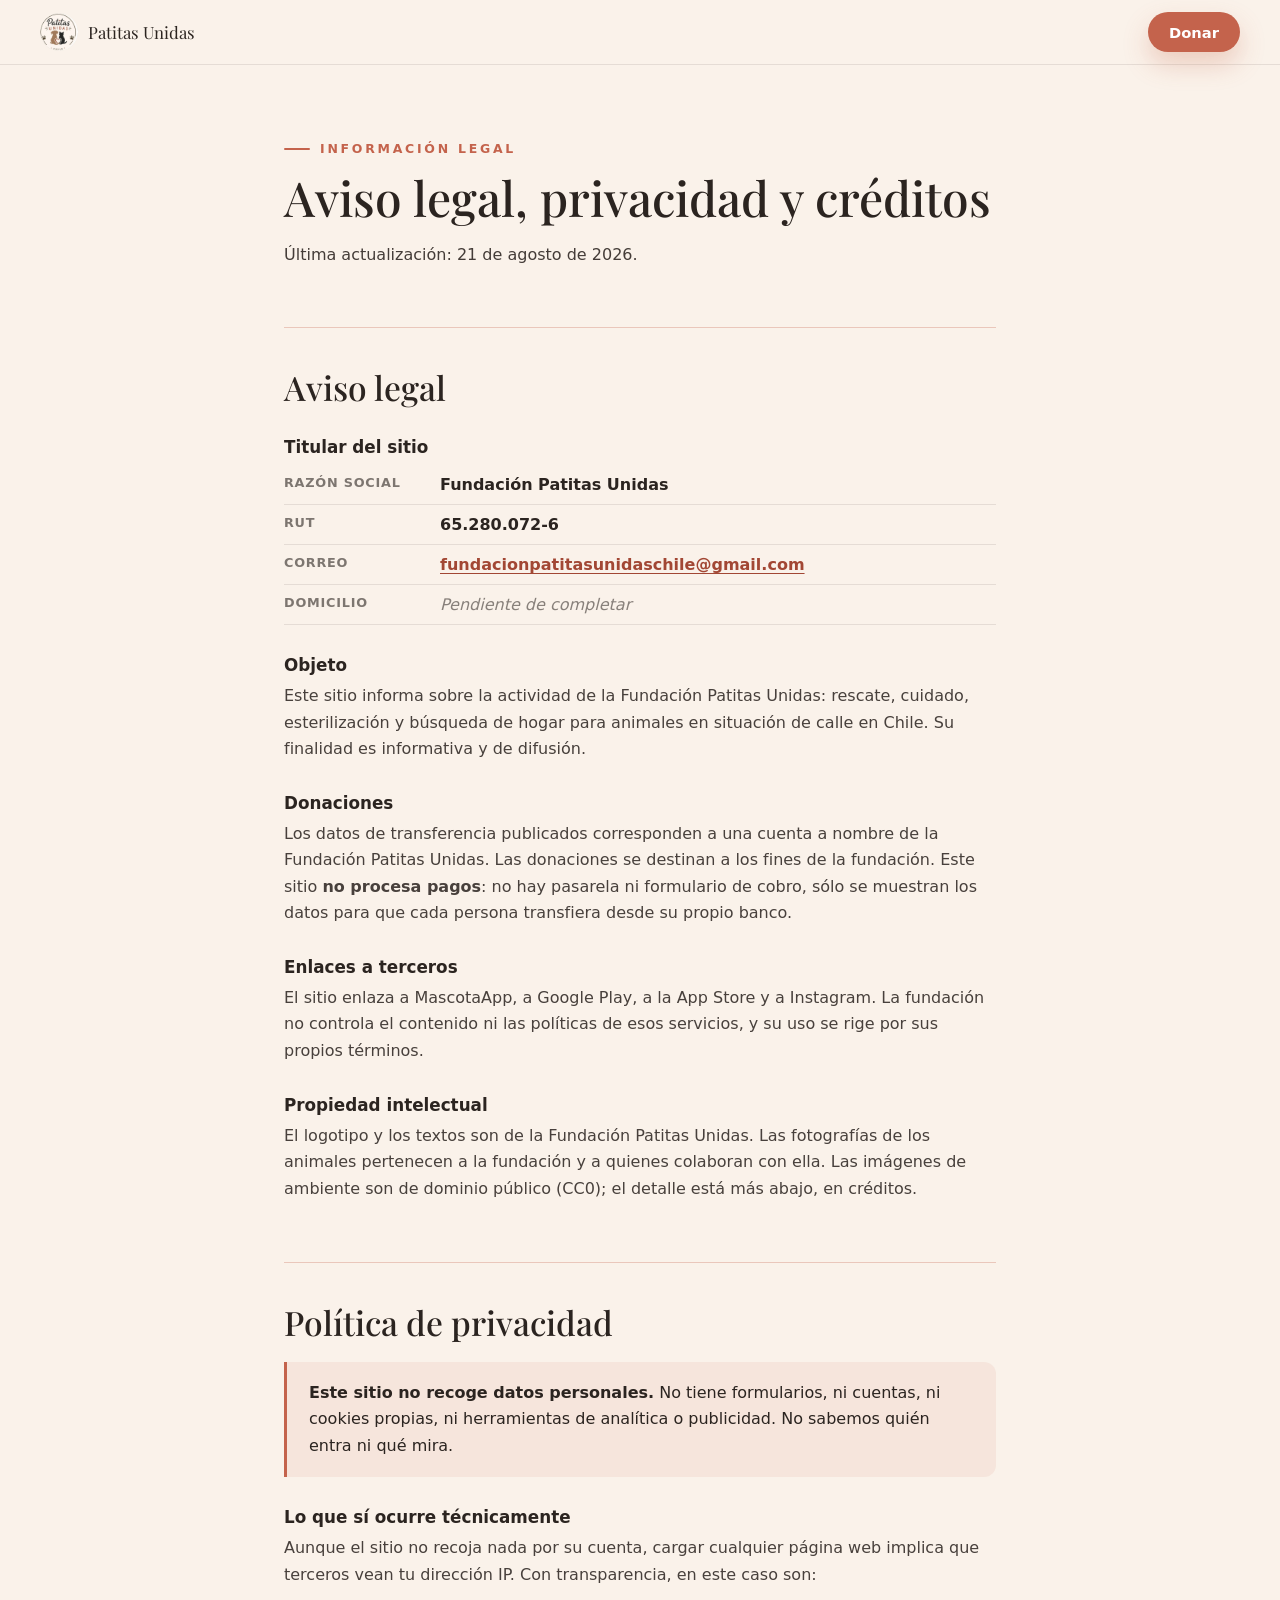
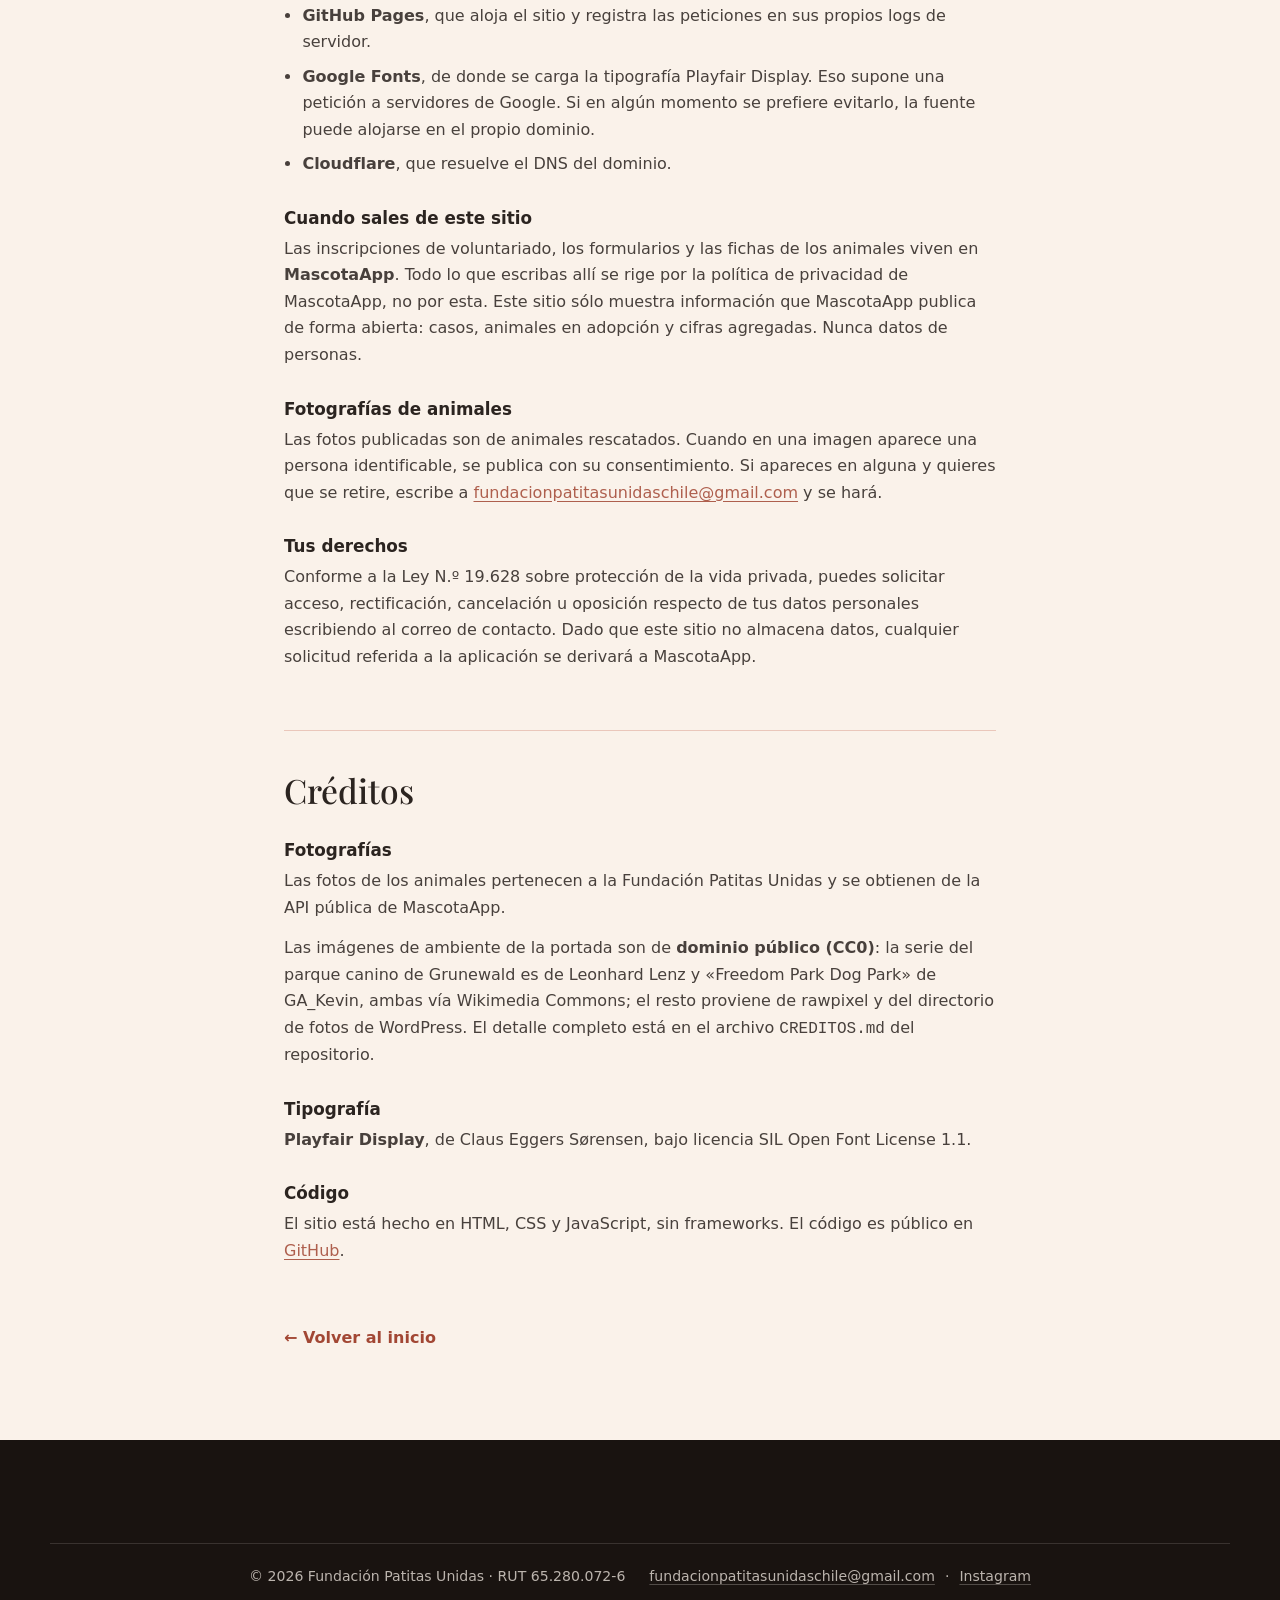
<file: legal.html>
<!DOCTYPE html>
<html lang="es">
  <head>
    <meta charset="UTF-8" />
    <meta name="viewport" content="width=device-width, initial-scale=1.0" />
    <title>Aviso legal y privacidad · Patitas Unidas</title>
    <meta name="description" content="Aviso legal, política de privacidad y créditos del sitio de la Fundación Patitas Unidas." />
    <meta name="robots" content="index, follow" />
    <meta name="theme-color" content="#2b2420" />
    <link rel="canonical" href="https://fundacionpatitasunidas.cl/legal.html" />
    <link rel="icon" href="/favicon.ico" sizes="any" />
    <link rel="icon" type="image/png" sizes="32x32" href="img/favicon-32.png" />
    <link rel="apple-touch-icon" href="img/apple-touch-icon.png" />
    <link rel="stylesheet" href="styles.css" />
    <script src="script.js" defer></script>
  </head>
  <body class="pagina-texto">
    <header class="texto-top">
      <a class="topbar-logo" href="index.html">
        <img src="img/logo.webp" alt="" width="38" height="38" onerror="this.remove()" />
        <span>Patitas Unidas</span>
      </a>
      <a class="btn btn-primary topbar-cta" href="index.html#ayuda">Donar</a>
    </header>

    <main class="texto-wrap">
      <p class="eyebrow">Información legal</p>
      <h1 class="texto-titulo">Aviso legal, privacidad y créditos</h1>
      <p class="lede">
        Última actualización: 21 de agosto de 2026.
      </p>

      <!-- ============================================================
        NOTA PARA LA FUNDACIÓN
        Este documento describe con exactitud lo que hace este sitio, que es
        muy poco: no tiene formularios, ni cookies, ni analítica. Los campos
        marcados como PENDIENTE son los únicos que no se pueden deducir del
        código y hay que completarlos.
        Antes de publicarlo definitivamente conviene que lo revise alguien con
        criterio legal en Chile. Yo puedo describir el comportamiento técnico
        con precisión; no puedo dar por válido un texto legal.
      ============================================================ -->

      <section class="texto-bloque reveal" id="aviso">
        <h2>Aviso legal</h2>

        <h3>Titular del sitio</h3>
        <dl class="texto-datos">
          <div><dt>Razón social</dt><dd>Fundación Patitas Unidas</dd></div>
          <div><dt>RUT</dt><dd>65.280.072-6</dd></div>
          <div><dt>Correo</dt><dd><a href="mailto:fundacionpatitasunidaschile@gmail.com">fundacionpatitasunidaschile@gmail.com</a></dd></div>
          <div><dt>Domicilio</dt><dd><em>Pendiente de completar</em></dd></div>
        </dl>

        <h3>Objeto</h3>
        <p>
          Este sitio informa sobre la actividad de la Fundación Patitas Unidas:
          rescate, cuidado, esterilización y búsqueda de hogar para animales en
          situación de calle en Chile. Su finalidad es informativa y de difusión.
        </p>

        <h3>Donaciones</h3>
        <p>
          Los datos de transferencia publicados corresponden a una cuenta a nombre
          de la Fundación Patitas Unidas. Las donaciones se destinan a los fines
          de la fundación. Este sitio <strong>no procesa pagos</strong>: no hay
          pasarela ni formulario de cobro, sólo se muestran los datos para que
          cada persona transfiera desde su propio banco.
        </p>

        <h3>Enlaces a terceros</h3>
        <p>
          El sitio enlaza a MascotaApp, a Google Play, a la App Store y a
          Instagram. La fundación no controla el contenido ni las políticas de
          esos servicios, y su uso se rige por sus propios términos.
        </p>

        <h3>Propiedad intelectual</h3>
        <p>
          El logotipo y los textos son de la Fundación Patitas Unidas. Las
          fotografías de los animales pertenecen a la fundación y a quienes
          colaboran con ella. Las imágenes de ambiente son de dominio público
          (CC0); el detalle está más abajo, en créditos.
        </p>
      </section>

      <section class="texto-bloque reveal" id="privacidad">
        <h2>Política de privacidad</h2>

        <div class="texto-destacado">
          <p>
            <strong>Este sitio no recoge datos personales.</strong> No tiene
            formularios, ni cuentas, ni cookies propias, ni herramientas de
            analítica o publicidad. No sabemos quién entra ni qué mira.
          </p>
        </div>

        <h3>Lo que sí ocurre técnicamente</h3>
        <p>
          Aunque el sitio no recoja nada por su cuenta, cargar cualquier página
          web implica que terceros vean tu dirección IP. Con transparencia, en
          este caso son:
        </p>
        <ul class="texto-lista">
          <li>
            <strong>GitHub Pages</strong>, que aloja el sitio y registra las
            peticiones en sus propios logs de servidor.
          </li>
          <li>
            <strong>Google Fonts</strong>, de donde se carga la tipografía
            Playfair Display. Eso supone una petición a servidores de Google.
            Si en algún momento se prefiere evitarlo, la fuente puede alojarse
            en el propio dominio.
          </li>
          <li>
            <strong>Cloudflare</strong>, que resuelve el DNS del dominio.
          </li>
        </ul>

        <h3>Cuando sales de este sitio</h3>
        <p>
          Las inscripciones de voluntariado, los formularios y las fichas de los
          animales viven en <strong>MascotaApp</strong>. Todo lo que escribas
          allí se rige por la política de privacidad de MascotaApp, no por esta.
          Este sitio sólo muestra información que MascotaApp publica de forma
          abierta: casos, animales en adopción y cifras agregadas. Nunca datos
          de personas.
        </p>

        <h3>Fotografías de animales</h3>
        <p>
          Las fotos publicadas son de animales rescatados. Cuando en una imagen
          aparece una persona identificable, se publica con su consentimiento.
          Si apareces en alguna y quieres que se retire, escribe a
          <a href="mailto:fundacionpatitasunidaschile@gmail.com">fundacionpatitasunidaschile@gmail.com</a>
          y se hará.
        </p>

        <h3>Tus derechos</h3>
        <p>
          Conforme a la Ley N.º 19.628 sobre protección de la vida privada,
          puedes solicitar acceso, rectificación, cancelación u oposición
          respecto de tus datos personales escribiendo al correo de contacto.
          Dado que este sitio no almacena datos, cualquier solicitud referida a
          la aplicación se derivará a MascotaApp.
        </p>
      </section>

      <section class="texto-bloque reveal" id="creditos">
        <h2>Créditos</h2>

        <h3>Fotografías</h3>
        <p>
          Las fotos de los animales pertenecen a la Fundación Patitas Unidas y
          se obtienen de la API pública de MascotaApp.
        </p>
        <p>
          Las imágenes de ambiente de la portada son de <strong>dominio público
          (CC0)</strong>: la serie del parque canino de Grunewald es de Leonhard
          Lenz y «Freedom Park Dog Park» de GA_Kevin, ambas vía Wikimedia
          Commons; el resto proviene de rawpixel y del directorio de fotos de
          WordPress. El detalle completo está en el archivo
          <code>CREDITOS.md</code> del repositorio.
        </p>

        <h3>Tipografía</h3>
        <p>
          <strong>Playfair Display</strong>, de Claus Eggers Sørensen, bajo
          licencia SIL Open Font License 1.1.
        </p>

        <h3>Código</h3>
        <p>
          El sitio está hecho en HTML, CSS y JavaScript, sin frameworks. El
          código es público en
          <a href="https://github.com/Vichooliva/patitasunidaslanding" target="_blank" rel="noopener noreferrer">GitHub</a>.
        </p>
      </section>

      <p class="texto-volver">
        <a href="index.html">&larr; Volver al inicio</a>
      </p>
    </main>

    <footer class="site-footer">
      <div class="wrap">
        <div class="footer-legal">
          <p>&copy; 2026 Fundación Patitas Unidas · RUT 65.280.072-6</p>
          <p>
            <a href="mailto:fundacionpatitasunidaschile@gmail.com">fundacionpatitasunidaschile@gmail.com</a>
            <span aria-hidden="true">·</span>
            <a href="https://www.instagram.com/fundacionpatitasunidaschile/" target="_blank" rel="noopener noreferrer">Instagram</a>
          </p>
        </div>
      </div>
    </footer>
  </body>
</html>
</file>
<file: styles.css>
/* Tipografía de display.
   Playfair Display (SIL Open Font License, gratuita) sustituye a "Ogg Medium",
   que es un tipo comercial de Sharp Type y se cargaba desde el CDN de un tercero.
   Si la fundación compra licencia de Ogg, basta con volver a poner el @font-face
   original y cambiar el valor de --font-display. */
@import url("https://fonts.googleapis.com/css2?family=Playfair+Display:wght@500;600&display=swap");

:root {
  --font-display: "Playfair Display", Georgia, "Times New Roman", serif;
  /* El tono calido (sepia .24 / saturate 1.18 / hue-rotate -14deg) esta
     HORNEADO en los propios JPEG. Aplicarlo por CSS obligaba al navegador a
     recalcular un filtro sobre imagenes a pantalla completa en cada frame:
     era la causa principal del scroll a tirones. Ver scratchpad/bake.py. */
  --scene-filter: none;

  --mx: 0;
  --my: 0;
  --back-opacity: 1;
  --back-x: 0px;
  --back-y: 0px;
  --back-scale: 0.76;
  --four-y: 10vh;
  --four-scale: 0.78;
  --bazaar-y: 20vh;
  --blur-px: 0px;
  --back-brightness: 1;
  --bazaar-blur-px: 0px;
  --bazaar-brightness: 1;
  --bazaar-saturation: 1;
  --shade-opacity: 1;
  --shade-z: 2;
  --shade-top-alpha: 0;
  --shade-mid-alpha: 0;
  --shade-bottom-alpha: 0;
  --blur-tint: 75, 58, 41;
  --title-y: 0px;
  --title-scale: 1;
  --title-opacity: 1;
  --bridge-x: -50%;
  --bridge-y: 0px;
  --bridge-bottom: 26vh;
  --bridge-width: 44vw;
  --bridge-height: 34vh;
  --bridge-opacity: 1;
  --bridge-scale: 1.02;
  --split-left-x: -50%;
  --split-left-y: 0px;
  --split-left-scale: 1;
  --split-right-x: -50%;
  --split-right-y: 0px;
  --split-right-scale: 1;
  --frame2-opacity: 0;
  --frame2-x: -50%;
  --frame2-y: -50%;
  --frame2-scale: 1.06;
  --intro-copy-y: 0px;
  --intro-copy-opacity: 1;
  --panel2-opacity: 0;
  --panel2-y: calc(-50% + 58px);
  --panel3-opacity: 0;
  --panel3-y: calc(-50% + 58px);
  /* Paleta tomada del logo: crema, marrón oscuro, terracota y caramelo. */
  --ink: #2b2420;
  --paper: #faf2ea;
  --terracota: #c4634c;
  --caramelo: #c79a6e;
  --marron: #4b3a29;
  --shadow: rgba(43, 36, 32, 0.34);

  font-family: Inter, Satoshi, system-ui, -apple-system, BlinkMacSystemFont, "Segoe UI", sans-serif;
  color: var(--paper);
  background: #0b1110;
  letter-spacing: 0;
}

* {
  box-sizing: border-box;
}

html {
  min-height: 100%;
  scroll-behavior: smooth;
  background: #0b1110;
}

body {
  min-height: 100%;
  margin: 0;
  overflow-x: clip;
  background: #0b1110;
}

button {
  border: 0;
  font: inherit;
}

.site-shell {
  min-height: 100vh;
}

/* ---------- scroll rig ---------- */

.cinema-scroll {
  position: relative;
  /* 1950 px: antes eran 3700, casi cinco pantallas de animacion antes de
     llegar a nada accionable. Al quitar el carrusel se recorto la escena a
     lo que de verdad cuenta algo. */
  height: calc(100vh + 1950px);
}

.stage {
  position: sticky;
  top: 0;
  height: 100vh;
  min-height: 620px;
  overflow: hidden;
  isolation: isolate;
  background: #7fb4d4;
}

.world,
.back-stack,
.sky-img,
.shade,
.scene-img,
.site-header,
.hero-title,
.intro-copy,
.story-panel {
  position: absolute;
}

.world {
  inset: 0;
  overflow: hidden;
  background: #79b7dd;
}

/* ---------- header ---------- */

.site-header {
  z-index: 10;
  top: 0;
  left: 0;
  right: 0;
  display: grid;
  grid-template-columns: minmax(260px, 1fr) auto minmax(260px, 1fr);
  align-items: center;
  gap: 32px;
  padding: 32px;
  color: rgba(253, 241, 225, 0.86);
  pointer-events: auto;
  /* Velo superior: el follaje claro se comía el logo y el menú. */
  background: linear-gradient(180deg, rgba(6, 14, 9, 0.42) 0%, rgba(6, 14, 9, 0) 100%);
}

.site-logo {
  justify-self: start;
  display: inline-flex;
  align-items: center;
  gap: 12px;
  color: var(--paper);
  font-family: var(--font-display);
  font-size: 24px;
  font-weight: 500;
  line-height: 1;
  text-decoration: none;
  white-space: nowrap;
  cursor: pointer;
  text-shadow: 0 2px 10px rgba(0, 0, 0, 0.55), 0 1px 3px rgba(0, 0, 0, 0.5);
}

/* El logotipo es un círculo crema; el borde redondo y la sombra lo separan
   del follaje sin necesidad de recortarlo. */
.site-logo-mark {
  width: 66px;
  height: 66px;
  border-radius: 999px;
  object-fit: cover;
  /* el PNG ya viene recortado en círculo con fondo transparente */
  box-shadow: 0 6px 20px rgba(0, 0, 0, 0.34);
}

.site-logo-text {
  display: inline-flex;
  flex-direction: column;
  gap: 3px;
}

.site-logo-text small {
  font-family: Inter, system-ui, sans-serif;
  font-size: 10px;
  font-weight: 600;
  letter-spacing: 0.24em;
  text-transform: uppercase;
  /* el caramelo del logo se perdía sobre el follaje; crema al 78 % sí lee */
  color: rgba(250, 242, 234, 0.78);
}

.site-nav {
  display: flex;
  align-items: center;
  justify-content: center;
  gap: clamp(24px, 2.2vw, 44px);
}

.site-nav a,
.language-switcher {
  color: rgba(253, 241, 225, 0.86);
  font-weight: 700;
  line-height: 1;
  /* Sombra reforzada: el fondo es follaje claro, no el cielo plano del original. */
  text-shadow: 0 2px 10px rgba(0, 0, 0, 0.55), 0 1px 3px rgba(0, 0, 0, 0.5);
}

.site-nav a {
  position: relative;
  padding-bottom: 6px;
  font-size: 20px;
  font-weight: 400;
  text-decoration: none;
  cursor: pointer;
  transition: color 220ms ease;
}

/* Subrayado en terracota, el acento del logo. */
.site-nav a::after {
  content: "";
  position: absolute;
  left: 0;
  right: 0;
  bottom: 0;
  height: 2px;
  border-radius: 2px;
  background: var(--terracota);
  transform: scaleX(0);
  transform-origin: 50% 50%;
  transition: transform 260ms cubic-bezier(0.22, 1, 0.36, 1);
}

.site-nav a:hover,
.site-nav a:focus-visible,
.site-nav a.is-current {
  color: var(--paper);
}

.site-nav a:hover::after,
.site-nav a:focus-visible::after,
.site-nav a.is-current::after {
  transform: scaleX(1);
}

.language-switcher {
  justify-self: end;
  display: inline-flex;
  align-items: center;
  justify-content: center;
  gap: 5px;
  padding: 0;
  background: transparent;
  font-size: 16px;
  cursor: pointer;
}

.language-switcher span {
  display: inline-flex;
  line-height: 1;
}

/* ---------- scene images ---------- */

.scene-img {
  display: block;
  user-select: none;
  -webkit-user-drag: none;
  pointer-events: none;
}

.sky-img {
  z-index: 0;
  inset: 0;
  width: 100%;
  height: 100%;
  object-fit: cover;
  transform: none;
  filter: var(--scene-filter);
}

.back-stack {
  z-index: 1;
  top: 0;
  bottom: 0;
  left: -3vw;
  right: -3vw;
  opacity: var(--back-opacity);
  transform: translate3d(var(--back-x), var(--back-y), 0) scale(var(--back-scale));
  transform-origin: 50% 100%;
  will-change: transform;
}

.back-img {
  inset: 0;
  width: 100%;
  height: 100%;
  object-fit: cover;
  filter: var(--scene-filter);
}

/* Banda de suelo. La capa original era un PNG recortado (skyline del bazar);
   como ahora es una foto rectangular, la fundimos por arriba con una máscara
   para que no se vea el borde recto contra el cielo. */
.back-ground {
  z-index: 3;
  position: absolute;
  top: auto;
  bottom: 0;
  left: 48%;
  right: auto;
  width: 112%;
  height: 62%;
  object-fit: cover;
  object-position: 50% 60%;
  opacity: 1;
  filter: var(--ground-filter);
  transform: translate3d(-50%, var(--bazaar-y), 0) scale(0.86);
  -webkit-mask-image: linear-gradient(180deg, transparent 0%, #000 34%, #000 100%);
  mask-image: linear-gradient(180deg, transparent 0%, #000 34%, #000 100%);
}

/* Antes era un PNG con brillo en mix-blend-mode:screen. Un JPG opaco ahí
   lavaría la escena entera, así que el resplandor pasa a ser puro CSS. */
.back-glow {
  position: absolute;
  z-index: 1;
  top: auto;
  bottom: 0;
  left: 48%;
  right: auto;
  width: 112%;
  height: 90%;
  opacity: 0.5;
  pointer-events: none;
  background: radial-gradient(
    62% 48% at 50% 74%,
    rgba(255, 232, 186, 0.62) 0%,
    rgba(255, 214, 150, 0.28) 42%,
    rgba(255, 214, 150, 0) 72%
  );
  transform: translate3d(-50%, calc(var(--four-y) - 110px), 0) scale(var(--four-scale));
  will-change: transform;
}

/* ---------- hero ---------- */

/* z 8: por encima de la lámina protagonista (4) y de las hojas (6).
   En el diseño original bastaba z 3 porque aquellas capas eran PNGs
   transparentes por el centro y el título se leía a través. */
.hero-title {
  z-index: 8;
  left: 50%;
  /* Subido respecto al original (19vh): el título ocupa dos líneas y a 19vh
     su segunda línea se solapaba con el borde superior de la lámina central. */
  top: clamp(84px, 12vh, 150px);
  width: min(94vw, 1780px);
  margin: 0;
  color: #fdf1e1;
  font-family: var(--font-display);
  font-size: 9rem;
  font-weight: 500;
  line-height: 0.86;
  text-align: center;
  /* Sobre fotos reales el título necesita sombra; el original iba sobre PNGs
     compuestos a medida y podía permitirse text-shadow: none. */
  text-shadow: 0 10px 44px rgba(0, 0, 0, 0.42);
  transform: translate3d(-50%, var(--title-y), 0) scale(var(--title-scale));
  opacity: var(--title-opacity);
  will-change: transform, opacity;
}

/* Foto protagonista. Antes era un PNG recortado del puente; al ser ahora una
   foto rectangular le damos radio y sombra para que lea como una lámina y no
   como un recorte pegado. */
.bridge-img {
  z-index: 4;
  left: 50%;
  /* Medidas FIJAS: el crecimiento va por scale() dentro del transform.
     Animar width/height/bottom obligaba a relayout en cada frame. */
  bottom: 26vh;
  width: min(44vw, 900px);
  height: 34vh;
  object-fit: cover;
  object-position: 50% 62%;
  border-radius: 28px;
  box-shadow: 0 20px 44px rgba(0, 0, 0, 0.4);
  /* El PNG del puente desaparecía al salir de cuadro por su propia
     transparencia; un rectángulo opaco se queda asomando arriba, así que
     se desvanece explícitamente. */
  opacity: var(--bridge-opacity);
  transform: translate3d(var(--bridge-x), var(--bridge-y), 0) scale(var(--bridge-scale));
  transform-origin: 50% 48%;
}

/* Las dos hojas que se abren como cortina. En el original eran las mitades
   transparentes de un mismo marco; aquí son dos fotos independientes, así que
   cada una arranca desplazada a su lado (∓28vw) y lleva el borde interior
   difuminado para que el centro quede libre y el título se lea. */
.splitframe-img {
  z-index: 6;
  left: 50%;
  bottom: 28vh;
  width: min(30vw, 470px);
  height: 28vh;
  object-fit: cover;
  border-radius: 24px;
  box-shadow: 0 16px 38px rgba(0, 0, 0, 0.36);
  pointer-events: none;
}

.splitframe-left {
  transform: translate3d(calc(var(--split-left-x) - 33vw), var(--split-left-y), 0)
    scale(var(--split-left-scale));
  transform-origin: 21% 52%;
  -webkit-mask-image: linear-gradient(90deg, #000 0%, #000 46%, transparent 94%);
  mask-image: linear-gradient(90deg, #000 0%, #000 46%, transparent 94%);
}

.splitframe-right {
  transform: translate3d(calc(var(--split-right-x) + 33vw), var(--split-right-y), 0)
    scale(var(--split-right-scale));
  transform-origin: 79% 52%;
  -webkit-mask-image: linear-gradient(270deg, #000 0%, #000 46%, transparent 94%);
  mask-image: linear-gradient(270deg, #000 0%, #000 46%, transparent 94%);
}

.frame-two-img {
  z-index: 5;
  filter: none !important;
  backdrop-filter: none;
  left: 50%;
  top: 50%;
  width: min(122vw, 2160px);
  height: auto;
  opacity: var(--frame2-opacity);
  transform: translate3d(var(--frame2-x), var(--frame2-y), 0) scale(var(--frame2-scale));
  transform-origin: 50% 48%;
}

.shade {
  inset: 0;
  z-index: var(--shade-z);
  pointer-events: none;
  opacity: var(--shade-opacity);
  background: linear-gradient(
    180deg,
    rgba(var(--blur-tint), var(--shade-top-alpha)) 0%,
    rgba(var(--blur-tint), var(--shade-mid-alpha)) 48%,
    rgba(var(--blur-tint), var(--shade-bottom-alpha)) 100%
  );
}

/* Viñeta cálida.
   Sólo oscurece bordes y esquinas para dar foco; el calentado del color lo
   hace --warm sobre las propias fotos. Va en z 2, por debajo de la lámina
   central (4) y del carrusel, para no apagar las tarjetas crema. */
.warmth {
  position: absolute;
  inset: 0;
  z-index: 2;
  pointer-events: none;
  background: radial-gradient(
    116% 84% at 50% 44%,
    rgba(199, 154, 110, 0.18) 0%,
    rgba(120, 84, 54, 0.24) 54%,
    rgba(43, 33, 24, 0.5) 100%
  );
}

/* ---------- copy blocks ---------- */

.intro-copy {
  z-index: 9;
  left: 50%;
  bottom: clamp(40px, 9vh, 110px);
  width: min(560px, calc(100vw - 40px));
  text-align: center;
  transform: translate3d(-50%, var(--intro-copy-y), 0);
  opacity: var(--intro-copy-opacity);
  will-change: transform, opacity;
}

.intro-copy p {
  margin: 0 auto;
  max-width: 560px;
  color: #fdf1e1;
  font-size: 1.18rem;
  font-weight: 500;
  line-height: 1.18;
  text-shadow: 0 2px 18px rgba(0, 0, 0, 0.42);
}

.hero-tags {
  display: flex;
  flex-wrap: wrap;
  align-items: center;
  justify-content: center;
  gap: 10px;
  margin-top: 26px;
}

.hero-tags a {
  min-height: 42px;
  text-decoration: none;
  transition: transform 200ms cubic-bezier(0.22, 1, 0.36, 1), box-shadow 200ms ease,
    background-color 200ms ease;
  display: inline-flex;
  align-items: center;
  justify-content: center;
  padding: 0 25px;
  color: var(--ink);
  border-radius: 999px;
  background: #fdf1e1;
  font-size: 0.98rem;
  font-weight: 500;
  box-shadow: 0 12px 30px rgba(0, 0, 0, 0.18);
}

.hero-tags a:hover {
  transform: translateY(-2px);
  background: #fffaf3;
  box-shadow: 0 18px 38px rgba(0, 0, 0, 0.26);
}

.hero-tags a:focus-visible {
  outline: 2px solid var(--terracota);
  outline-offset: 3px;
}

.story-panel {
  z-index: 10;
  left: 50%;
  top: 45%;
  width: min(760px, calc(100vw - 42px));
  text-align: center;
  pointer-events: none;
  transform: translate3d(-50%, -50%, 0);
  will-change: transform, opacity;
}

/* Velo propio de cada bloque de texto.
   El .shade global vive en z 2 y la foto de frame-two en z 5, así que el velo
   nunca la oscurece y el texto quedaba ilegible sobre hierba clara. */
.story-panel::before,
.intro-copy::before {
  content: "";
  position: absolute;
  z-index: -1;
  inset: -14% -18%;
  pointer-events: none;
  background: radial-gradient(
    66% 64% at 50% 50%,
    rgba(9, 17, 11, 0.8) 0%,
    rgba(9, 17, 11, 0.56) 52%,
    rgba(9, 17, 11, 0) 84%
  );
}

.story-panel h2 {
  margin: 0;
  color: #fdf1e1;
  font-family: var(--font-display);
  font-size: 4.75rem;
  font-weight: 500;
  line-height: 0.95;
  text-shadow: 0 16px 38px var(--shadow);
}

.story-panel p {
  width: min(520px, 100%);
  margin: 26px auto 0;
  color: #fdf1e1;
  font-size: 1.14rem;
  font-weight: 500;
  line-height: 1.18;
  text-shadow: 0 2px 18px rgba(0, 0, 0, 0.42);
}

.story-panel-bridge {
  top: 60%;
  opacity: var(--panel2-opacity);
  transform: translate3d(-50%, var(--panel2-y), 0);
}

.story-panel-bazaar {
  top: 29%;
  opacity: var(--panel3-opacity);
  transform: translate3d(-50%, var(--panel3-y), 0);
}

.facts {
  display: grid;
  grid-template-columns: repeat(2, minmax(0, 1fr));
  gap: 86px;
  width: min(470px, 100%);
  margin: 72px auto 0;
}

.facts dt {
  color: #fdf1e1;
  font-family: var(--font-display);
  font-size: 4.2rem;
  font-weight: 500;
  line-height: 0.9;
  text-shadow: 0 14px 34px var(--shadow);
}

.facts dd {
  margin: 18px 0 0;
  color: #fdf1e1;
  font-size: 1rem;
  font-weight: 500;
  line-height: 1.14;
  text-shadow: 0 2px 18px rgba(0, 0, 0, 0.42);
}

.note-button {
  min-height: 50px;
  margin-top: 28px;
  display: inline-flex;
  align-items: center;
  justify-content: center;
  gap: 12px;
  padding: 0 28px;
  border-radius: 999px;
  color: var(--ink);
  background: #fdf1e1;
  box-shadow: 0 16px 34px rgba(0, 0, 0, 0.18);
  /* es un <a>, no un <button>: hay que quitarle el subrayado */
  text-decoration: none;
  pointer-events: auto;
  cursor: pointer;
}

.note-button span:first-child {
  font-size: 1.25rem;
  line-height: 1;
}

/* ---------- estados interactivos ----------
   El diseño original no traía ninguno: nada respondía al ratón ni al teclado,
   que es parte de por qué los botones parecían muertos. */

.note-button,
.language-switcher {
  transition: transform 200ms cubic-bezier(0.22, 1, 0.36, 1),
    box-shadow 200ms ease, background-color 200ms ease, color 200ms ease;
}

.note-button:hover {
  transform: translateY(-2px);
  background: #fffaf3;
  box-shadow: 0 22px 44px rgba(43, 33, 24, 0.32);
}

.note-button:active {
  transform: translateY(0);
}

.language-switcher:hover {
  color: var(--paper);
}

/* Foco visible y consistente para navegación por teclado. */
.site-nav a:focus-visible,
.site-logo:focus-visible,
.note-button:focus-visible,
.language-switcher:focus-visible {
  outline: 2px solid var(--terracota);
  outline-offset: 4px;
  border-radius: 6px;
}

/* ---------- media queries ---------- */

@media (max-width: 1500px) {
  .hero-title {
    font-size: 7.4rem;
  }

  .story-panel h2 {
    font-size: 4.1rem;
  }
}

@media (max-width: 1100px) {
  .hero-title {
    top: 15vh;
    font-size: 5.4rem;
  }

  /* En pantalla estrecha las tres láminas se pisan. Se acercan las hojas al
     borde y se estrecha la central para que el tríptico siga leyéndose. */
  .splitframe-img {
    width: min(40vw, 420px);
    height: 24vh;
  }

  .splitframe-left {
    transform: translate3d(calc(var(--split-left-x) - 38vw), var(--split-left-y), 0)
      scale(var(--split-left-scale));
  }

  .splitframe-right {
    transform: translate3d(calc(var(--split-right-x) + 38vw), var(--split-right-y), 0)
      scale(var(--split-right-scale));
  }

  .bridge-img {
    width: min(46vw, 480px);
    height: 30vh;
  }

  .frame-two-img {
    width: 150vw;
  }

  .story-panel h2 {
    font-size: 3.2rem;
  }

  .facts {
    gap: 34px;
    margin-top: 44px;
  }

  .facts dt {
    font-size: 3.2rem;
  }

}

@media (max-width: 640px) {
  .stage {
    min-height: 640px;
  }

  .site-header {
    grid-template-columns: 1fr auto;
    gap: 18px;
    padding: 24px;
  }

  .site-logo {
    gap: 9px;
    font-size: 18px;
  }

  .site-logo-mark {
    width: 46px;
    height: 46px;
  }

  .site-nav {
    grid-column: 1 / -1;
    grid-row: 2;
    justify-content: flex-start;
    gap: 20px;
    overflow-x: auto;
    scrollbar-width: none;
    /* el padding negativo deja que el último enlace llegue al borde al
       desplazar, en vez de quedar cortado bajo el margen del header */
    padding-right: 24px;
    margin-right: -24px;
  }

  .site-nav::-webkit-scrollbar {
    display: none;
  }

  .site-nav a {
    font-size: 16px;
    white-space: nowrap;
  }

  /* el header ocupa dos filas en móvil (logo arriba, menú debajo), así que el
     título tiene que arrancar más abajo que en escritorio */
  .hero-title {
    top: 17vh;
    font-size: 3.1rem;
  }

  /* A 390 px no caben tres láminas en fila: las hojas laterales se solapaban
     con la central formando una franja ilegible. En móvil la escena se queda
     con una sola foto, que es lo que de verdad se ve a este tamaño. */
  .splitframe-img {
    display: none;
  }

  .bridge-img {
    bottom: 30vh;
    width: min(86vw, 420px);
    height: 26vh;
  }

  .frame-two-img {
    width: 210vw;
  }

  .intro-copy {
    bottom: 7vh;
  }

  .intro-copy p,
  .story-panel p {
    font-size: 1rem;
  }

  .hero-tags {
    gap: 8px;
  }

  .hero-tags a {
    min-height: 38px;
    padding: 0 16px;
    font-size: 0.88rem;
  }

  .story-panel {
    top: 42%;
  }

  .story-panel-bazaar {
    top: 26%;
  }

  .story-panel h2 {
    font-size: 2.45rem;
  }

  .facts {
    gap: 18px;
    margin-top: 34px;
  }

  .facts dt {
    font-size: 2.5rem;
  }

}

@media (prefers-reduced-motion: reduce) {
  html {
    scroll-behavior: auto;
  }

  .scene-img,
  .back-stack,
  .hero-title,
  .intro-copy,
  .story-panel,
}

/* =====================================================================
   SECCIONES DE CONTENIDO
   Debajo de la escena. Paleta del logo: crema, terracota, marron.
   ===================================================================== */

.sheet {
  position: relative;
  z-index: 1;
  /* no se pintan mientras estan lejos del viewport */
  content-visibility: auto;
  contain-intrinsic-size: auto 720px;
  padding: clamp(64px, 7.5vw, 116px) 24px;
  color: var(--ink);
  background: var(--paper);
  scroll-margin-top: 0;
}

.sheet-dark {
  color: var(--paper);
  /* degradado sutil en vez de un marron plano, que se veia muerto */
  background: radial-gradient(120% 90% at 18% 0%, #33271f 0%, #1e1814 62%, #191310 100%);
}

.wrap {
  width: min(1180px, 100%);
  margin: 0 auto;
}

/* ---------- cabecera de seccion ----------
   Titulo a la izquierda y entradilla a la derecha: llena el ancho y evita
   la columna estrecha de texto flotando en un mar de vacio. */

.sheet-head {
  display: grid;
  grid-template-columns: minmax(0, 1.05fr) minmax(0, 0.95fr);
  gap: clamp(28px, 4vw, 72px);
  align-items: end;
  padding-bottom: clamp(30px, 3.4vw, 52px);
  border-bottom: 1px solid currentColor;
}

.sheet-dark .sheet-head,
.sheet .sheet-head {
  border-bottom-color: rgba(196, 99, 76, 0.34);
}

.sheet-head-aside {
  padding-bottom: 4px;
}

.eyebrow {
  display: flex;
  align-items: center;
  gap: 10px;
  margin: 0 0 16px;
  color: var(--terracota);
  font-size: 0.78rem;
  font-weight: 700;
  letter-spacing: 0.22em;
  text-transform: uppercase;
}

.eyebrow::before {
  content: "";
  width: 26px;
  height: 2px;
  border-radius: 2px;
  background: currentColor;
}

.sheet-title {
  margin: 0;
  font-family: var(--font-display);
  font-size: clamp(2rem, 3.9vw, 3.4rem);
  font-weight: 500;
  line-height: 1.06;
  text-wrap: balance;
}

.lede {
  margin: 0 0 14px;
  font-size: clamp(1rem, 1.2vw, 1.12rem);
  line-height: 1.6;
  opacity: 0.88;
}

.lede:last-child {
  margin-bottom: 0;
}

/* la frase que carga el mensaje central va destacada */
.lede-accent {
  padding-left: 16px;
  border-left: 3px solid var(--terracota);
  font-weight: 600;
  opacity: 1;
}

.fine {
  margin: 16px 0 0;
  opacity: 0.7;
  font-size: 0.92rem;
  line-height: 1.55;
}

/* ---------- pilares ---------- */

.pillars {
  display: grid;
  grid-template-columns: repeat(auto-fit, minmax(220px, 1fr));
  gap: clamp(24px, 2.8vw, 46px);
  margin: clamp(36px, 4vw, 58px) 0 0;
  padding: 0;
  list-style: none;
  counter-reset: none;
}

.pillars li {
  position: relative;
  padding-top: 4px;
}

.pillar-num {
  display: inline-flex;
  align-items: center;
  justify-content: center;
  width: 40px;
  height: 40px;
  margin-bottom: 16px;
  border-radius: 999px;
  color: var(--paper);
  background: var(--terracota);
  font-family: var(--font-display);
  font-size: 0.95rem;
  font-weight: 600;
  letter-spacing: 0.02em;
}

.pillars h3 {
  margin: 0 0 8px;
  font-size: 1.18rem;
  font-weight: 700;
  line-height: 1.25;
}

.pillars p {
  margin: 0;
  opacity: 0.78;
  font-size: 0.96rem;
  line-height: 1.55;
}

/* ---------- ayuda ---------- */

.help-grid {
  display: grid;
  grid-template-columns: repeat(auto-fit, minmax(320px, 1fr));
  gap: clamp(20px, 2.2vw, 32px);
  /* start, no stretch: antes las tarjetas se estiraban a la mas alta y
     dejaban un hueco muerto enorme debajo del contenido */
  align-items: start;
  margin-top: clamp(34px, 4vw, 54px);
}

.help-card {
  display: flex;
  flex-direction: column;
  padding: clamp(26px, 2.6vw, 38px);
  border: 1px solid rgba(250, 242, 234, 0.14);
  border-radius: 20px;
  background: rgba(250, 242, 234, 0.045);
}

.help-card-accent {
  border-color: rgba(196, 99, 76, 0.5);
  background: rgba(196, 99, 76, 0.09);
}

.card-tag {
  margin: 0 0 10px;
  color: var(--caramelo);
  font-size: 0.72rem;
  font-weight: 700;
  letter-spacing: 0.2em;
  text-transform: uppercase;
}

.help-card h3 {
  margin: 0 0 14px;
  font-family: var(--font-display);
  font-size: clamp(1.5rem, 2vw, 1.9rem);
  font-weight: 500;
  line-height: 1.15;
}

.help-card > p {
  margin: 0 0 16px;
  font-size: 0.99rem;
  line-height: 1.58;
}

.card-foot {
  margin-top: auto;
  padding-top: 22px;
}

.chips {
  display: flex;
  flex-wrap: wrap;
  gap: 8px;
  margin: 0;
  padding: 0;
  list-style: none;
}

.chips li {
  padding: 7px 14px;
  border: 1px solid rgba(250, 242, 234, 0.24);
  border-radius: 999px;
  font-size: 0.87rem;
  white-space: nowrap;
}

.store-links {
  display: flex;
  align-items: center;
  gap: 10px;
  margin: 14px 0 0;
  font-size: 0.92rem;
}

.store-links a {
  color: inherit;
  opacity: 0.78;
  text-underline-offset: 3px;
}

.store-links a:hover {
  opacity: 1;
  color: var(--caramelo);
}

/* ---------- datos bancarios ---------- */

.bank {
  margin: 0;
}

.bank > div {
  display: grid;
  grid-template-columns: 116px minmax(0, 1fr);
  gap: 4px 16px;
  align-items: baseline;
  padding: 10px 0;
  border-bottom: 1px solid rgba(250, 242, 234, 0.12);
}

.bank > div:last-child {
  border-bottom: 0;
}

.bank dt {
  opacity: 0.62;
  font-size: 0.78rem;
  font-weight: 600;
  letter-spacing: 0.06em;
  text-transform: uppercase;
}

.bank dd {
  margin: 0;
  font-size: 1.02rem;
  font-weight: 600;
  font-variant-numeric: tabular-nums;
  word-break: break-word;
}

/* el correo es largo: que no fuerce la columna */
.dd-mail {
  font-size: 0.92rem;
  font-weight: 500;
}

/* ---------- veterinarios ---------- */

.split {
  display: grid;
  grid-template-columns: minmax(0, 1.15fr) minmax(0, 0.85fr);
  gap: clamp(32px, 4.5vw, 76px);
  align-items: center;
}

.split-media {
  margin: 0;
  overflow: hidden;
  border-radius: 24px;
  box-shadow: 0 24px 60px rgba(43, 33, 24, 0.22);
}

.split-media img {
  display: block;
  width: 100%;
  height: 100%;
  min-height: 340px;
  object-fit: cover;
}

.split-text .sheet-title {
  margin-bottom: 22px;
}

/* el descuento es el gancho: se trata como dato, no como frase */
.discount {
  display: flex;
  align-items: center;
  gap: 16px;
  margin: 26px 0;
  padding: 18px 22px;
  border-radius: 16px;
  background: rgba(196, 99, 76, 0.1);
}

.discount strong {
  color: var(--terracota);
  font-family: var(--font-display);
  font-size: clamp(2.2rem, 3.4vw, 3rem);
  font-weight: 600;
  line-height: 1;
}

.discount span {
  font-size: 0.98rem;
  line-height: 1.4;
}

.ticks {
  margin: 0;
  padding: 0;
  list-style: none;
}

.ticks li {
  position: relative;
  padding: 9px 0 9px 30px;
  font-size: 0.99rem;
  line-height: 1.5;
  border-bottom: 1px solid rgba(43, 36, 32, 0.1);
}

.ticks li:last-child {
  border-bottom: 0;
}

.ticks li::before {
  content: "";
  position: absolute;
  left: 2px;
  top: 17px;
  width: 9px;
  height: 9px;
  border-radius: 999px;
  background: var(--terracota);
}

/* ---------- botones ---------- */

.btn-row {
  display: flex;
  flex-wrap: wrap;
  gap: 12px;
  margin-top: 24px;
}

.btn {
  display: inline-flex;
  align-items: center;
  justify-content: center;
  min-height: 50px;
  padding: 0 26px;
  border: 1px solid transparent;
  border-radius: 999px;
  font-size: 0.99rem;
  font-weight: 600;
  text-decoration: none;
  cursor: pointer;
  transition: transform 200ms cubic-bezier(0.22, 1, 0.36, 1),
    background-color 200ms ease, box-shadow 200ms ease;
}

.btn-primary {
  color: #fff;
  background: var(--terracota);
  box-shadow: 0 12px 26px rgba(196, 99, 76, 0.28);
}

.btn-primary:hover {
  transform: translateY(-2px);
  background: #d0705a;
  box-shadow: 0 18px 34px rgba(196, 99, 76, 0.38);
}

.btn:active {
  transform: translateY(0);
}

.btn:focus-visible {
  outline: 2px solid var(--terracota);
  outline-offset: 3px;
}

.sheet-dark .btn:focus-visible {
  outline-color: var(--paper);
}

/* ---------- pie ---------- */

.site-footer {
  position: relative;
  z-index: 1;
  padding: clamp(44px, 4.6vw, 72px) 24px;
  color: var(--paper);
  background: #191310;
}

.footer-grid {
  display: grid;
  grid-template-columns: repeat(auto-fit, minmax(230px, 1fr));
  gap: 34px;
}

.footer-logo {
  width: 56px;
  height: 56px;
  margin-bottom: 12px;
  border-radius: 999px;
}

.footer-brand {
  margin: 0 0 4px;
  font-family: var(--font-display);
  font-size: 1.3rem;
}

.footer-head {
  margin: 0 0 10px;
  color: var(--caramelo);
  font-size: 0.74rem;
  font-weight: 700;
  letter-spacing: 0.18em;
  text-transform: uppercase;
}

.site-footer p {
  margin: 0 0 6px;
  font-size: 0.94rem;
  line-height: 1.5;
}

.site-footer .fine {
  margin-top: 0;
}

.site-footer a {
  color: var(--paper);
  text-decoration-color: rgba(250, 242, 234, 0.35);
  text-underline-offset: 3px;
  word-break: break-word;
}

.site-footer a:hover {
  color: var(--caramelo);
}

.site-footer a:focus-visible {
  outline: 2px solid var(--terracota);
  outline-offset: 3px;
  border-radius: 4px;
}

/* ---------- adaptacion ---------- */

@media (max-width: 900px) {
  .sheet-head,
  .split {
    grid-template-columns: minmax(0, 1fr);
    align-items: start;
  }

  .split-media {
    order: -1;
  }

  .split-media img {
    min-height: 240px;
  }
}

@media (max-width: 640px) {
  .bank > div {
    grid-template-columns: minmax(0, 1fr);
    gap: 2px;
  }

  .btn {
    width: 100%;
  }

  .discount {
    flex-direction: column;
    align-items: flex-start;
    gap: 8px;
  }
}

/* =====================================================================
   CAPA ESTETICA DE LAS SECCIONES
   Las secciones eran texto sobre color plano. Aqui entran las fotos de
   fondo traslucidas, el patron de huellas del logo y los botones de
   tienda con icono.
   ===================================================================== */

/* ---------- huellas ----------
   Tomadas del logo, que lleva dos huellas a los lados. Van como patron
   repetido a opacidad muy baja: dan textura sin competir con el texto. */

:root {
  --huellas: url("data:image/svg+xml,%3Csvg xmlns='http://www.w3.org/2000/svg' viewBox='0 0 120 120'%3E%3Cg fill='%23c4634c'%3E%3Cellipse cx='30' cy='34' rx='7' ry='9.5' transform='rotate(-20 30 34)'/%3E%3Cellipse cx='45' cy='24' rx='7' ry='10'/%3E%3Cellipse cx='60' cy='26' rx='7' ry='10' transform='rotate(12 60 26)'/%3E%3Cellipse cx='73' cy='38' rx='6.5' ry='9' transform='rotate(28 73 38)'/%3E%3Cpath d='M50 40c10 0 19 8 19 17 0 7-6 11-12 11-3 0-6-1-7-1s-4 1-7 1c-6 0-12-4-12-11 0-9 9-17 19-17z'/%3E%3C/g%3E%3C/svg%3E");
}

.sheet {
  position: relative;
  overflow: hidden;
}

/* foto de fondo, casi imperceptible: da profundidad sin restar lectura */
.sheet::before {
  content: "";
  position: absolute;
  z-index: -2;
  inset: 0;
  background-image: var(--sheet-foto, none);
  background-size: cover;
  background-position: center;
  opacity: var(--sheet-foto-op, 0);
  pointer-events: none;
}

/* huellas por encima de la foto, tambien muy tenues */
.sheet::after {
  content: "";
  position: absolute;
  z-index: -1;
  inset: 0;
  background-image: var(--huellas);
  background-size: 190px 190px;
  opacity: 0.045;
  pointer-events: none;
  /* se desvanecen hacia el centro para no cruzarse con el texto */
  -webkit-mask-image: radial-gradient(78% 68% at 50% 50%, transparent 26%, #000 88%);
  mask-image: radial-gradient(78% 68% at 50% 50%, transparent 26%, #000 88%);
}

#nosotros {
  --sheet-foto: url("img/split-left.webp");
  --sheet-foto-op: 0.06;
}

#ayuda {
  --sheet-foto: url("img/frame-two.webp");
  --sheet-foto-op: 0.1;
}

#veterinarios {
  --sheet-foto: url("img/ground.webp");
  --sheet-foto-op: 0.05;
}

.sheet-dark::after {
  opacity: 0.07;
}

/* halo calido en la esquina, para que el fondo no sea un rectangulo liso */
.sheet .wrap {
  position: relative;
  z-index: 1;
}

#ayuda .wrap::before {
  content: "";
  position: absolute;
  z-index: -1;
  top: -14%;
  right: -18%;
  width: 46vw;
  height: 46vw;
  max-width: 620px;
  max-height: 620px;
  border-radius: 50%;
  background: radial-gradient(circle, rgba(196, 99, 76, 0.22) 0%, rgba(196, 99, 76, 0) 68%);
  pointer-events: none;
}

/* ---------- botones de tienda ---------- */

.stores {
  display: flex;
  flex-wrap: wrap;
  gap: 12px;
}

.store {
  display: inline-flex;
  align-items: center;
  gap: 12px;
  padding: 10px 20px 10px 16px;
  border: 1px solid rgba(250, 242, 234, 0.3);
  border-radius: 14px;
  color: inherit;
  text-decoration: none;
  transition: transform 200ms cubic-bezier(0.22, 1, 0.36, 1),
    border-color 200ms ease, background-color 200ms ease;
}

.store:hover {
  transform: translateY(-2px);
  border-color: var(--terracota);
  background: rgba(196, 99, 76, 0.12);
}

.store:focus-visible {
  outline: 2px solid var(--terracota);
  outline-offset: 3px;
}

.store-ico {
  width: 26px;
  height: 26px;
  flex: none;
}

.store span {
  display: flex;
  flex-direction: column;
  font-size: 1.02rem;
  font-weight: 600;
  line-height: 1.15;
}

.store small {
  font-size: 0.7rem;
  font-weight: 500;
  letter-spacing: 0.07em;
  text-transform: uppercase;
  opacity: 0.66;
}

/* ---------- bloque del QR ---------- */

.qr-block {
  display: flex;
  align-items: center;
  gap: 18px;
  margin-top: 18px;
  padding: 16px;
  border: 1px solid rgba(250, 242, 234, 0.16);
  border-radius: 16px;
  background: rgba(250, 242, 234, 0.04);
  color: inherit;
  text-decoration: none;
  transition: transform 200ms cubic-bezier(0.22, 1, 0.36, 1),
    border-color 200ms ease, background-color 200ms ease;
}

.qr-block:hover {
  transform: translateY(-2px);
  border-color: var(--terracota);
  background: rgba(196, 99, 76, 0.1);
}

.qr-block:focus-visible {
  outline: 2px solid var(--terracota);
  outline-offset: 3px;
}

/* el QR es oscuro sobre transparente: necesita fondo claro para leerse */
.qr {
  width: 92px;
  height: 92px;
  flex: none;
  padding: 7px;
  border-radius: 10px;
  background: #fff;
}

.qr-block span {
  display: flex;
  flex-direction: column;
  gap: 4px;
  font-size: 0.9rem;
  line-height: 1.45;
  opacity: 0.82;
}

.qr-block strong {
  font-size: 1rem;
  font-weight: 600;
  opacity: 1;
}

/* ---------- tiendas en el pie ---------- */

.footer-stores {
  display: flex;
  flex-wrap: wrap;
  gap: 16px;
  align-items: center;
}

.footer-stores a {
  display: inline-flex;
  align-items: center;
  gap: 7px;
  text-decoration: none;
}

.footer-stores svg {
  width: 18px;
  height: 18px;
}

@media (max-width: 520px) {
  .stores {
    flex-direction: column;
  }

  .store {
    justify-content: flex-start;
  }

  .qr-block {
    flex-direction: column;
    text-align: center;
  }
}

/* ---------- animales en adopcion ----------
   Las fotos vienen de telefonos: casi todas verticales y de proporcion
   distinta. Se recortan a un alto fijo para que la reja no quede a saltos.
   Las mismas tarjetas se usan en el catalogo de adopta.html. */

.sheet-adopta[hidden],
.sheet-historias[hidden] {
  display: none;
}

.adopta-grid {
  display: grid;
  /* auto-fit y no auto-fill: al mostrar solo tres, las columnas se estiran a
     lo ancho en vez de dejar un hueco vacio a la derecha */
  grid-template-columns: repeat(auto-fit, minmax(260px, 1fr));
  gap: clamp(18px, 2vw, 28px);
  margin-top: clamp(34px, 4vw, 54px);
}

/* la seccion Adopta ahora es oscura (por el anillo): las tarjetas siguen
   blancas, asi que el texto tiene que volver a ser oscuro */
.sheet-dark .adopta-card {
  color: var(--ink);
}

.adopta-card {
  display: flex;
  flex-direction: column;
  overflow: hidden;
  border: 1px solid rgba(43, 36, 32, 0.12);
  border-radius: 18px;
  background: #fff;
  box-shadow: 0 10px 30px rgba(43, 33, 24, 0.08);
  transition: transform 220ms cubic-bezier(0.22, 1, 0.36, 1),
    box-shadow 220ms ease;
}

.adopta-card:hover {
  transform: translateY(-4px);
  box-shadow: 0 22px 48px rgba(43, 33, 24, 0.16);
}

.adopta-foto {
  display: block;
  width: 100%;
  height: 265px;
  object-fit: cover;
  /* Centrado, no sesgado hacia arriba: son fotos verticales de teléfono y con
     el sesgo al 38 % varias cortaban al animal por dejarlo fuera del recorte. */
  object-position: 50% 50%;
  background: var(--paper);
}

.adopta-cuerpo {
  display: flex;
  flex-direction: column;
  gap: 7px;
  padding: 18px 20px 20px;
}

.adopta-cuerpo h3 {
  margin: 0;
  font-family: var(--font-display);
  font-size: 1.35rem;
  font-weight: 500;
  line-height: 1.15;
}

.adopta-comuna {
  display: inline-flex;
  align-items: center;
  gap: 6px;
  margin: 0;
  color: var(--terracota);
  font-size: 0.8rem;
  font-weight: 700;
  letter-spacing: 0.09em;
  text-transform: uppercase;
}

.adopta-comuna::before {
  content: "";
  width: 6px;
  height: 6px;
  border-radius: 999px;
  background: currentColor;
}

.adopta-historia {
  margin: 2px 0 0;
  opacity: 0.8;
  font-size: 0.92rem;
  line-height: 1.5;
}

.adopta-salud {
  display: flex;
  flex-wrap: wrap;
  gap: 6px;
  margin: 4px 0 0;
  padding: 0;
  list-style: none;
}

.adopta-salud li {
  padding: 4px 10px;
  border-radius: 999px;
  background: rgba(4, 160, 93, 0.12);
  color: #04663d;
  font-size: 0.76rem;
  font-weight: 600;
}

.adopta-rescate {
  margin: 4px 0 0;
  opacity: 0.55;
  font-size: 0.78rem;
  font-style: italic;
  line-height: 1.4;
}


/* ---------- llamada a MascotaApp bajo las tarjetas ----------
   En la web solo salen tres animales al azar; este bloque explica que el
   catalogo completo vive en la app, y para quien sirve. Tambien va al pie de
   adopta.html. */

.adopta-cta {
  display: flex;
  flex-wrap: wrap;
  align-items: center;
  justify-content: space-between;
  gap: clamp(20px, 3vw, 40px);
  margin-top: clamp(28px, 3.4vw, 44px);
  padding: clamp(24px, 2.8vw, 36px);
  border: 1px solid rgba(196, 99, 76, 0.34);
  border-radius: 20px;
  background: rgba(196, 99, 76, 0.07);
}

.adopta-cta > div {
  flex: 1 1 380px;
}

.adopta-cta h2,
.adopta-cta h3 {
  margin: 0 0 8px;
  font-family: var(--font-display);
  font-size: clamp(1.35rem, 2vw, 1.75rem);
  font-weight: 500;
  line-height: 1.15;
}

.adopta-cta p {
  margin: 0;
  max-width: 62ch;
  opacity: 0.82;
  font-size: 0.99rem;
  line-height: 1.55;
}

.adopta-cta .btn {
  flex: none;
}

@media (max-width: 640px) {
  .adopta-cta {
    flex-direction: column;
    align-items: stretch;
    text-align: left;
  }
}

/* ---------- barra fija de las secciones ----------
   Aparece cuando el header de la escena ya se fue con el .stage sticky. */

.topbar {
  position: fixed;
  z-index: 40;
  top: 0;
  left: 0;
  right: 0;
  padding: 10px 24px;
  color: var(--ink);
  background: rgba(250, 242, 234, 0.92);
  backdrop-filter: blur(10px);
  border-bottom: 1px solid rgba(43, 36, 32, 0.1);
  box-shadow: 0 6px 24px rgba(43, 33, 24, 0.08);
  /* oculta y fuera del foco hasta que haga falta */
  transform: translateY(-100%);
  opacity: 0;
  visibility: hidden;
  transition: transform 320ms cubic-bezier(0.22, 1, 0.36, 1), opacity 220ms ease,
    visibility 0s linear 320ms;
}

.topbar.is-visible {
  transform: translateY(0);
  opacity: 1;
  visibility: visible;
  transition-delay: 0s;
}

.topbar-in {
  width: min(1180px, 100%);
  margin: 0 auto;
  display: flex;
  align-items: center;
  gap: clamp(14px, 2vw, 32px);
}

.topbar-logo {
  display: inline-flex;
  align-items: center;
  gap: 10px;
  color: inherit;
  font-family: var(--font-display);
  font-size: 1.05rem;
  text-decoration: none;
  white-space: nowrap;
}

.topbar-logo img {
  width: 38px;
  height: 38px;
  border-radius: 999px;
}

.topbar-nav {
  display: flex;
  align-items: center;
  gap: clamp(14px, 1.8vw, 30px);
  margin-left: auto;
}

.topbar-nav a {
  position: relative;
  padding-bottom: 3px;
  color: inherit;
  font-size: 0.95rem;
  text-decoration: none;
  white-space: nowrap;
  opacity: 0.78;
  transition: opacity 200ms ease;
}

.topbar-nav a::after {
  content: "";
  position: absolute;
  left: 0;
  right: 0;
  bottom: 0;
  height: 2px;
  border-radius: 2px;
  background: var(--terracota);
  transform: scaleX(0);
  transition: transform 240ms cubic-bezier(0.22, 1, 0.36, 1);
}

.topbar-nav a:hover,
.topbar-nav a:focus-visible {
  opacity: 1;
}

.topbar-nav a:hover::after,
.topbar-nav a:focus-visible::after {
  transform: scaleX(1);
}

.topbar-cta {
  flex: none;
  min-height: 40px;
  padding: 0 20px;
  font-size: 0.92rem;
}

@media (max-width: 780px) {
  .topbar {
    padding: 8px 16px;
  }

  /* en movil no cabe el menu: se deja la marca y la accion principal */
  .topbar-nav {
    display: none;
  }

  .topbar-cta {
    margin-left: auto;
  }

  .topbar-logo span {
    font-size: 0.98rem;
  }
}

/* ---------- aparicion al entrar en pantalla ----------
   Un desplazamiento corto y un fundido. El estado inicial solo se aplica si
   hay JS (.js en el <html>): sin el, todo queda visible desde el principio en
   vez de invisible para siempre. */

.js .reveal {
  opacity: 0;
  transform: translateY(22px);
  transition: opacity 620ms cubic-bezier(0.22, 1, 0.36, 1),
    transform 620ms cubic-bezier(0.22, 1, 0.36, 1);
}

.js .reveal.is-in {
  opacity: 1;
  transform: none;
}

/* escalonado: los hijos entran uno detras de otro */
.js .reveal-stagger > * {
  opacity: 0;
  transform: translateY(18px);
  transition: opacity 560ms cubic-bezier(0.22, 1, 0.36, 1),
    transform 560ms cubic-bezier(0.22, 1, 0.36, 1);
}

.js .reveal-stagger.is-in > * {
  opacity: 1;
  transform: none;
}

.js .reveal-stagger.is-in > *:nth-child(2) { transition-delay: 90ms; }
.js .reveal-stagger.is-in > *:nth-child(3) { transition-delay: 180ms; }
.js .reveal-stagger.is-in > *:nth-child(4) { transition-delay: 270ms; }
.js .reveal-stagger.is-in > *:nth-child(5) { transition-delay: 360ms; }

@media (prefers-reduced-motion: reduce) {
  .js .reveal,
  .js .reveal-stagger > * {
    opacity: 1;
    transform: none;
    transition: none;
  }
}

/* =====================================================================
   PAGINAS DE TEXTO (legal.html) Y ERROR (404.html)
   Reusan la paleta y la tipografia del sitio para que no parezcan
   pegadas de otro lado.
   ===================================================================== */

.pagina-texto,
.pagina-404 {
  color: var(--ink);
  background: var(--paper);
}

/* ---------- cabecera simple ---------- */

.texto-top {
  position: sticky;
  top: 0;
  z-index: 20;
  display: flex;
  align-items: center;
  justify-content: space-between;
  gap: 16px;
  padding: 12px clamp(16px, 4vw, 40px);
  background: rgba(250, 242, 234, 0.92);
  backdrop-filter: blur(10px);
  border-bottom: 1px solid rgba(43, 36, 32, 0.1);
}

.texto-wrap {
  width: min(760px, 100%);
  margin: 0 auto;
  padding: clamp(40px, 6vw, 76px) clamp(20px, 5vw, 24px) clamp(48px, 6vw, 80px);
}

.texto-titulo {
  margin: 0 0 18px;
  font-family: var(--font-display);
  font-size: clamp(2rem, 4.4vw, 3rem);
  font-weight: 500;
  line-height: 1.08;
  text-wrap: balance;
}

.texto-bloque {
  margin-top: clamp(36px, 5vw, 60px);
  padding-top: clamp(28px, 3.4vw, 40px);
  border-top: 1px solid rgba(196, 99, 76, 0.3);
  scroll-margin-top: 80px;
}

.texto-bloque h2 {
  margin: 0 0 6px;
  font-family: var(--font-display);
  font-size: clamp(1.6rem, 2.8vw, 2.1rem);
  font-weight: 500;
  line-height: 1.15;
}

.texto-bloque h3 {
  margin: 30px 0 8px;
  font-size: 1.05rem;
  font-weight: 700;
}

.texto-bloque p {
  margin: 0 0 14px;
  font-size: 1rem;
  line-height: 1.66;
  opacity: 0.86;
}

.texto-bloque a {
  color: #a24734;
  text-underline-offset: 3px;
  word-break: break-word;
}

.texto-lista {
  margin: 0 0 14px;
  padding-left: 1.15rem;
  line-height: 1.66;
  opacity: 0.86;
}

.texto-lista li {
  margin-bottom: 8px;
}

/* la frase que de verdad importa de la politica de privacidad */
.texto-destacado {
  margin: 20px 0 26px;
  padding: 18px 22px;
  border-left: 3px solid var(--terracota);
  border-radius: 0 12px 12px 0;
  background: rgba(196, 99, 76, 0.09);
}

.texto-destacado p {
  margin: 0;
  opacity: 1;
}

.texto-datos {
  margin: 0 0 18px;
}

.texto-datos > div {
  display: grid;
  grid-template-columns: 140px minmax(0, 1fr);
  gap: 4px 16px;
  padding: 10px 0;
  border-bottom: 1px solid rgba(43, 36, 32, 0.1);
}

.texto-datos dt {
  opacity: 0.6;
  font-size: 0.8rem;
  font-weight: 600;
  letter-spacing: 0.06em;
  text-transform: uppercase;
}

.texto-datos dd {
  margin: 0;
  font-weight: 600;
  font-variant-numeric: tabular-nums;
}

.texto-datos em {
  opacity: 0.55;
  font-weight: 400;
}

.texto-volver {
  margin-top: clamp(40px, 5vw, 64px);
  font-size: 1rem;
}

.texto-volver a {
  color: #a24734;
  font-weight: 600;
  text-decoration: none;
}

.texto-volver a:hover {
  text-decoration: underline;
}

/* ---------- 404 ---------- */

.error-wrap {
  display: flex;
  flex-direction: column;
  align-items: center;
  justify-content: center;
  min-height: 100vh;
  padding: clamp(32px, 6vw, 64px) 24px;
  text-align: center;
}

.error-logo {
  width: 96px;
  height: 96px;
  margin-bottom: 26px;
  border-radius: 999px;
}

.pagina-404 .eyebrow {
  justify-content: center;
}

.pagina-404 h1 {
  margin: 0 0 14px;
  font-family: var(--font-display);
  font-size: clamp(2.1rem, 5vw, 3.2rem);
  font-weight: 500;
  line-height: 1.1;
}

.pagina-404 .lede {
  max-width: 46ch;
  margin: 0 auto;
}

.error-acciones {
  justify-content: center;
  margin-top: 30px;
}

.pagina-404 .btn-ghost {
  color: var(--ink);
  border-color: rgba(43, 36, 32, 0.32);
}

.pagina-404 .fine {
  margin-top: 30px;
}

.pagina-404 .fine a {
  color: #a24734;
}

/* ---------- pie: redes y barra legal ---------- */

.footer-social a {
  display: inline-flex;
  align-items: center;
  gap: 8px;
  text-decoration: none;
}

.footer-social svg {
  width: 18px;
  height: 18px;
  flex: none;
}

.footer-legal {
  display: flex;
  flex-wrap: wrap;
  align-items: center;
  justify-content: space-between;
  gap: 12px 24px;
  margin-top: clamp(28px, 3.4vw, 44px);
  padding-top: 22px;
  border-top: 1px solid rgba(250, 242, 234, 0.14);
}

.footer-legal p {
  margin: 0;
  display: flex;
  flex-wrap: wrap;
  align-items: center;
  gap: 10px;
  opacity: 0.72;
  font-size: 0.88rem;
}

.pagina-texto .footer-legal {
  justify-content: center;
  text-align: center;
}

/* =====================================================================
   ADOPTA, FINALES FELICES Y CATALOGO
   El anillo 3D (js/anillo.js), la ficha de cada animal (js/animales.js),
   las historias (js/historias.js) y la pagina adopta.html (js/catalogo.js).
   ===================================================================== */

.sr-only {
  position: absolute;
  width: 1px;
  height: 1px;
  margin: -1px;
  padding: 0;
  overflow: hidden;
  clip: rect(0 0 0 0);
  white-space: nowrap;
  border: 0;
}

.btn-ghost {
  color: inherit;
  background: transparent;
  border-color: rgba(43, 36, 32, 0.3);
}

.btn-ghost:hover {
  transform: translateY(-2px);
  border-color: var(--terracota);
  background: rgba(196, 99, 76, 0.08);
}

.sheet-dark .btn-ghost {
  border-color: rgba(250, 242, 234, 0.32);
}

/* ---------- anillo 3D ----------
   Las medidas (--tarjeta-ancho, --tarjeta-alto, --perspectiva) las calcula
   js/anillo.js segun el ancho de pantalla; estos son solo los valores de
   partida. */

.anillo {
  --tarjeta-ancho: 240px;
  --tarjeta-alto: 317px;
  --perspectiva: 1500px;
  position: relative;
  /* a sangre: el anillo ocupa todo el ancho aunque el texto vaya en .wrap */
  width: 100vw;
  height: calc(var(--tarjeta-alto) + 110px);
  margin: clamp(22px, 3vw, 44px) 0 0 calc(50% - 50vw);
  /* el gesto horizontal es del anillo; el vertical sigue siendo scroll */
  touch-action: pan-y;
  cursor: grab;
  user-select: none;
  -webkit-user-select: none;
  /* los extremos se funden con el fondo en vez de cortarse en seco (hace de
     la vineta negra del diseno original, sobre cualquier fondo) */
  -webkit-mask-image: linear-gradient(to right, transparent 0%, #000 20%, #000 80%, transparent 100%);
  mask-image: linear-gradient(to right, transparent 0%, #000 20%, #000 80%, transparent 100%);
}

.anillo.is-arrastrando {
  cursor: grabbing;
}

/* halo calido detras del anillo */
.anillo::before {
  content: "";
  position: absolute;
  left: 50%;
  top: 50%;
  width: min(1100px, 96vw);
  height: 78%;
  transform: translate(-50%, -50%);
  background: radial-gradient(closest-side, rgba(196, 99, 76, 0.24), rgba(196, 99, 76, 0));
  pointer-events: none;
}

/* La escena y la rueda son cajas planas en z=0, DELANTE de las tarjetas
   (que van empujadas hacia atras con translateZ). Si recibieran el puntero
   se tragarian el clic en la tarjeta del centro, que es justo la que mas se
   toca. El arrastre lo escucha .anillo, asi que no pierde nada. */
.anillo-escena {
  position: absolute;
  left: 50%;
  top: 50%;
  width: var(--tarjeta-ancho);
  height: var(--tarjeta-alto);
  margin: calc(var(--tarjeta-alto) / -2) 0 0 calc(var(--tarjeta-ancho) / -2);
  perspective: var(--perspectiva);
  pointer-events: none;
}

.anillo-rueda {
  position: absolute;
  inset: 0;
  transform-style: preserve-3d;
  pointer-events: none;
}

.anillo-tarjeta {
  position: absolute;
  inset: 0;
  -webkit-backface-visibility: hidden;
  backface-visibility: hidden;
  will-change: transform;
  pointer-events: auto;
}

.anillo-boton {
  position: relative;
  display: block;
  width: 100%;
  height: 100%;
  padding: 0;
  overflow: hidden;
  border-radius: 18px;
  color: var(--paper);
  background: #2a211b;
  box-shadow: 0 18px 40px rgba(0, 0, 0, 0.45), inset 0 0 0 1px rgba(250, 242, 234, 0.08);
  cursor: inherit;
  text-align: left;
  -webkit-tap-highlight-color: transparent;
}

/* entrada: suben escalonadas la primera vez que el anillo aparece */
.js .anillo-boton {
  opacity: 0;
  transform: translateY(170px);
  transition: opacity 900ms ease calc(var(--orden, 0) * 90ms),
    transform 1400ms cubic-bezier(0.16, 1, 0.3, 1) calc(var(--orden, 0) * 90ms);
}

.js .anillo.is-in .anillo-boton {
  opacity: 1;
  transform: none;
}

.anillo-boton:focus-visible {
  outline: 3px solid var(--caramelo);
  outline-offset: -3px;
}

.anillo-foto {
  position: absolute;
  inset: 0;
  overflow: hidden;
}

/* la foto es mas ancha que el marco y se desliza segun el angulo (--px) */
.anillo-foto img {
  position: absolute;
  top: 0;
  left: 50%;
  width: 128%;
  max-width: none;
  height: 100%;
  object-fit: cover;
  transform: translateX(calc(-50% + var(--px, 0px)));
  transition: scale 500ms cubic-bezier(0.22, 1, 0.36, 1);
  pointer-events: none;
}

.anillo-boton:hover .anillo-foto img {
  scale: 1.05;
}

.anillo-texto {
  position: absolute;
  z-index: 1;
  left: 0;
  right: 0;
  bottom: 0;
  display: flex;
  flex-direction: column;
  gap: 4px;
  padding: 48px 16px 15px;
  background: linear-gradient(to top, rgba(18, 13, 10, 0.88), rgba(18, 13, 10, 0));
}

.anillo-texto strong {
  font-family: var(--font-display);
  font-size: 1.28rem;
  font-weight: 500;
  line-height: 1.1;
}

.anillo-texto small {
  color: var(--caramelo);
  font-size: 0.7rem;
  font-weight: 700;
  letter-spacing: 0.14em;
  text-transform: uppercase;
}

/* las de los extremos se oscurecen (--sombra la pone el JS por angulo) */
.anillo-boton::after {
  content: "";
  position: absolute;
  z-index: 2;
  inset: 0;
  background: #120d0a;
  opacity: var(--sombra, 0);
  pointer-events: none;
}

.anillo-pie {
  display: flex;
  flex-wrap: wrap;
  align-items: center;
  justify-content: space-between;
  gap: 16px 28px;
  margin-top: clamp(14px, 2vw, 26px);
}

.anillo-ayuda {
  display: inline-flex;
  align-items: center;
  gap: 10px;
  margin: 0;
  opacity: 0.68;
  font-size: 0.93rem;
}

.anillo-ayuda svg {
  width: 22px;
  height: 22px;
  fill: none;
  stroke: currentColor;
  stroke-width: 1.8;
  stroke-linecap: round;
  stroke-linejoin: round;
}

.anillo-pie .btn {
  gap: 10px;
}

@media (max-width: 640px) {
  .anillo-pie {
    flex-direction: column;
    align-items: stretch;
    text-align: center;
  }

  .anillo-ayuda {
    justify-content: center;
  }
}

/* ---------- ficha del animal ---------- */

html:has(dialog.ficha[open]) {
  overflow: hidden;
}

.ficha {
  width: min(1000px, calc(100vw - 32px));
  max-width: none;
  max-height: none;
  padding: 0;
  border: 0;
  border-radius: 24px;
  color: var(--ink);
  background: var(--paper);
  box-shadow: 0 40px 120px rgba(0, 0, 0, 0.5);
  overflow: hidden;
}

.ficha::backdrop {
  background: rgba(20, 15, 12, 0.66);
  -webkit-backdrop-filter: blur(6px);
  backdrop-filter: blur(6px);
}

.ficha[open] {
  animation: ficha-entra 420ms cubic-bezier(0.22, 1, 0.36, 1);
}

.ficha[open]::backdrop {
  animation: fundido 300ms ease;
}

@keyframes ficha-entra {
  from {
    opacity: 0;
    transform: translateY(24px) scale(0.97);
  }
}

@keyframes fundido {
  from {
    opacity: 0;
  }
}

.ficha-grid {
  display: grid;
  grid-template-columns: minmax(0, 0.92fr) minmax(0, 1.08fr);
  height: min(86vh, 720px);
}

.ficha-foto {
  position: relative;
  margin: 0;
  background: #2a211b;
}

.ficha-foto img {
  position: absolute;
  inset: 0;
  width: 100%;
  height: 100%;
  object-fit: cover;
}

.ficha-foto.is-vacia {
  background: #efe3d6;
}

.ficha-foto.is-vacia::before {
  content: "";
  position: absolute;
  inset: 0;
  background: var(--huellas) center / 110px;
  opacity: 0.18;
}

.ficha-cuerpo {
  overflow-y: auto;
  overscroll-behavior: contain;
  padding: clamp(26px, 3.4vw, 44px);
}

.ficha-lugar {
  display: inline-flex;
  align-items: center;
  gap: 7px;
  margin: 0;
  color: var(--terracota);
  font-size: 0.8rem;
  font-weight: 700;
  letter-spacing: 0.12em;
  text-transform: uppercase;
}

.ficha-lugar::before {
  content: "";
  width: 7px;
  height: 7px;
  border-radius: 999px;
  background: currentColor;
}

.ficha-nombre {
  margin: 8px 0 16px;
  font-family: var(--font-display);
  font-size: clamp(2rem, 3.6vw, 2.9rem);
  font-weight: 500;
  line-height: 1.04;
}

.ficha-datos {
  display: flex;
  flex-wrap: wrap;
  gap: 8px;
  margin: 0 0 22px;
  padding: 0;
  list-style: none;
}

.ficha-datos li {
  padding: 6px 13px;
  border-radius: 999px;
  color: #8f3f2d;
  background: rgba(196, 99, 76, 0.11);
  font-size: 0.86rem;
  font-weight: 600;
}

.ficha-texto p {
  margin: 0 0 14px;
  font-size: 1rem;
  line-height: 1.64;
}

.ficha-historia {
  font-size: 1.04rem;
}

.ficha-sub {
  margin: 24px 0 9px;
  color: var(--terracota);
  font-size: 0.74rem;
  font-weight: 700;
  letter-spacing: 0.18em;
  text-transform: uppercase;
}

.ficha-texto .adopta-salud {
  margin: 0;
}

.ficha-texto .ficha-necesidades {
  margin-top: 10px;
  font-size: 0.94rem;
}

.ficha-convive {
  display: flex;
  flex-wrap: wrap;
  gap: 8px;
  margin: 0;
  padding: 0;
  list-style: none;
}

.ficha-convive li {
  display: inline-flex;
  align-items: center;
  gap: 6px;
  padding: 6px 13px 6px 11px;
  border-radius: 999px;
  font-size: 0.86rem;
  font-weight: 600;
}

.ficha-convive .es-si {
  color: #04663d;
  background: rgba(4, 160, 93, 0.12);
}

.ficha-convive .es-si::before {
  content: "\2713";
}

.ficha-convive .es-no {
  color: rgba(43, 36, 32, 0.66);
  background: rgba(43, 36, 32, 0.07);
}

.ficha-convive .es-no::before {
  content: "\2715";
}

.ficha-acciones {
  display: flex;
  flex-wrap: wrap;
  gap: 12px;
  margin-top: 28px;
}

.ficha-nota {
  min-height: 1.2em;
  margin: 12px 0 0;
  font-size: 0.86rem;
  opacity: 0.62;
  word-break: break-all;
}

.ficha-cerrar {
  position: absolute;
  z-index: 3;
  top: 14px;
  right: 14px;
  display: grid;
  place-items: center;
  width: 44px;
  height: 44px;
  padding: 0;
  border-radius: 50%;
  color: var(--ink);
  background: rgba(250, 242, 234, 0.94);
  box-shadow: 0 6px 18px rgba(0, 0, 0, 0.18);
  cursor: pointer;
  transition: transform 220ms cubic-bezier(0.22, 1, 0.36, 1);
}

.ficha-cerrar svg {
  width: 20px;
  height: 20px;
  fill: none;
  stroke: currentColor;
  stroke-width: 2.2;
  stroke-linecap: round;
}

.ficha-cerrar:hover {
  transform: rotate(90deg);
}

.ficha-cerrar:focus-visible {
  outline: 2px solid var(--terracota);
  outline-offset: 2px;
}

@media (max-width: 760px) {
  .ficha {
    width: calc(100vw - 20px);
    max-height: calc(100dvh - 20px);
    border-radius: 20px;
    overflow-y: auto;
    overscroll-behavior: contain;
  }

  .ficha-grid {
    display: block;
    height: auto;
  }

  .ficha-foto {
    height: 44vh;
  }

  .ficha-cuerpo {
    overflow: visible;
  }

  .ficha-acciones .btn {
    width: 100%;
  }
}

/* ---------- finales felices: carrusel de tiras ----------
   Adaptado del carrusel de simeydotme en CodePen: tiras que se abren, la
   activa a color y el resto como lomos. Mismo mecanismo (la fila rota
   moviendo nodos y los nth-child recortan los bordes) con la paleta del
   logo en vez del verde y cian del original. */

#historias {
  /* mas bajo que el original (80vh): debajo va el relato, y las dos cosas
     tienen que poder leerse sin tanto scroll */
  --hist-alto: clamp(320px, 50vh, 480px);
  --hist-ancho: 400px;
}

.carrusel {
  display: grid;
  margin-top: clamp(22px, 2.6vw, 38px);
}

.carrusel-nav {
  grid-row: 1;
  justify-self: end;
  display: flex;
  gap: 10px;
}

.carrusel-btn {
  display: inline-flex;
  align-items: center;
  gap: 8px;
  min-height: 44px;
  padding: 0 18px;
  border: 1px solid rgba(43, 36, 32, 0.22);
  border-radius: 999px;
  color: var(--ink);
  background: transparent;
  font-size: 0.92rem;
  font-weight: 600;
  cursor: pointer;
  transition: background-color 200ms ease, border-color 200ms ease, color 200ms ease;
}

.carrusel-btn svg {
  width: 18px;
  height: 18px;
  fill: currentColor;
}

.carrusel-btn:hover {
  border-color: var(--terracota);
  color: #a24734;
  background: rgba(196, 99, 76, 0.08);
}

.carrusel-btn:focus-visible {
  outline: 2px solid var(--terracota);
  outline-offset: 3px;
}

.carrusel-lista {
  display: flex;
  overflow: hidden;
  margin: 0;
  padding: 1.2em 0 2.2em;
  list-style: none;
  contain: layout;
  isolation: isolate;
}

.carrusel.is-pocas .carrusel-lista {
  justify-content: center;
}

.carrusel-item {
  display: grid;
  position: relative;
  align-content: start;
  flex: 1 1 10%;
  height: var(--hist-alto);
  margin: 0 8px;
  padding: 0;
  overflow: hidden;
  border-radius: 16px;
  background: rgba(43, 36, 32, 0.14);
  box-shadow: rgba(43, 33, 24, 0.3) 0 3px 15px 2px, rgba(43, 33, 24, 0.16) 0 12px 28px 0,
    rgba(43, 33, 24, 0.1) 0 2px 4px 0;
  transform: translate3d(0, 0, 0.1px);
  contain: layout;
  isolation: isolate;
  cursor: pointer;
}

.carrusel-item,
.carrusel-item * {
  transition: all 0.6s cubic-bezier(0.55, 0.24, 0.18, 1);
  user-select: none;
  -webkit-user-select: none;
}

.carrusel-foto,
.carrusel-texto {
  width: var(--hist-ancho);
  height: auto;
}

.carrusel-item:hover {
  flex-basis: calc(var(--hist-ancho) / 2);
  transition: all 0.3s ease;
}

.carrusel-item[data-activo] {
  flex-basis: var(--hist-ancho);
  flex-grow: 0;
  cursor: default;
}

.carrusel-item:focus-visible {
  outline: 3px solid var(--terracota);
  outline-offset: 3px;
}

@media (max-width: 800px) {
  .carrusel-item {
    flex-basis: 15%;
  }
}

@media (max-width: 600px) {
  .carrusel-item {
    flex-basis: 10%;
    margin: 0 5px;
    border-radius: 9px;
    font-size: 3vw;
  }

  .carrusel-item[data-activo] {
    flex-basis: 45%;
    flex-grow: 0;
  }

  .carrusel:not(.is-pocas) .carrusel-item:nth-child(3),
  .carrusel:not(.is-pocas) .carrusel-item:nth-child(7) {
    flex: 0 0 10px;
  }

  .carrusel:not(.is-pocas) .carrusel-item:nth-child(2),
  .carrusel:not(.is-pocas) .carrusel-item:nth-child(8) {
    flex: 0 0 5px;
    transform: translateX(-50px);
  }

  .carrusel:not(.is-pocas) .carrusel-item:nth-child(8) {
    transform: translateX(50px);
  }

  .carrusel:not(.is-pocas) .carrusel-item:nth-child(1),
  .carrusel:not(.is-pocas) .carrusel-item:nth-child(n + 9) {
    flex: 0 0 0px;
    margin: 0;
    box-shadow: none;
    opacity: 0 !important;
  }

  .carrusel:not(.is-pocas) .carrusel-item:not(:nth-child(n + 5)) img,
  .carrusel:not(.is-pocas) .carrusel-item:nth-child(n + 7) img {
    opacity: 0.8;
  }

  .carrusel:not(.is-pocas) .carrusel-item:not(:nth-child(n + 4)) *,
  .carrusel:not(.is-pocas) .carrusel-item:nth-child(n + 7) * {
    opacity: 0 !important;
  }
}

@media (min-width: 601px) {
  .carrusel:not(.is-pocas) .carrusel-item:nth-child(3),
  .carrusel:not(.is-pocas) .carrusel-item:nth-child(10) {
    flex: 0 0 10px;
  }

  .carrusel:not(.is-pocas) .carrusel-item:nth-child(2),
  .carrusel:not(.is-pocas) .carrusel-item:nth-child(11) {
    flex: 0 0 5px;
    transform: translateX(-50px);
  }

  .carrusel:not(.is-pocas) .carrusel-item:nth-child(11) {
    transform: translateX(50px);
  }

  .carrusel:not(.is-pocas) .carrusel-item:nth-child(1),
  .carrusel:not(.is-pocas) .carrusel-item:nth-child(n + 12) {
    flex: 0 0 0px;
    margin: 0;
    box-shadow: none;
    opacity: 0 !important;
  }

  .carrusel:not(.is-pocas) .carrusel-item:not(:nth-child(n + 5)) img,
  .carrusel:not(.is-pocas) .carrusel-item:nth-child(n + 9) img {
    opacity: 0.8;
  }

  .carrusel:not(.is-pocas) .carrusel-item:not(:nth-child(n + 4)) *,
  .carrusel:not(.is-pocas) .carrusel-item:nth-child(n + 10) * {
    opacity: 0 !important;
  }
}

.carrusel-item img {
  display: block;
  position: absolute;
  z-index: -1;
  left: 50%;
  top: 50%;
  width: var(--hist-ancho);
  height: 100%;
  transform: translate(-50%, -50%);
  aspect-ratio: 2 / 3;
  object-fit: cover;
  filter: saturate(0.2) contrast(0.8) brightness(1.08);
  pointer-events: none;
}

/* velo terracota sobre las inactivas; en la activa se va hacia abajo */
.carrusel-item::after {
  content: "";
  position: absolute;
  z-index: 1;
  inset: 0;
  background: linear-gradient(160deg, rgba(43, 36, 32, 0) 40%, rgba(196, 99, 76, 0.5) 70%, rgba(199, 154, 110, 0.62) 100%);
  transition: all 0.66s cubic-bezier(0.55, 0.24, 0.18, 1);
}

.carrusel-item[data-activo]::after {
  transform: translateY(100%);
}

.carrusel-item[data-activo],
.carrusel-item[data-activo] * {
  opacity: 1;
  filter: none;
}

.carrusel-texto {
  display: flex;
  flex-direction: column-reverse;
  justify-content: start;
  position: absolute;
  z-index: 2;
  top: 0;
  left: 0;
  min-height: 200px;
  padding: 1.1em 1.2em;
  background-image: radial-gradient(ellipse at 0 0, rgba(18, 13, 10, 0.55) 20%, transparent 55%);
  background-size: 170% 220px;
  background-repeat: no-repeat;
}

.carrusel-nombre {
  margin: 0;
  color: var(--paper);
  font-family: var(--font-display);
  font-size: 1.9em;
  font-weight: 500;
  line-height: 1.05;
  text-shadow: 0 1px 2px rgba(0, 0, 0, 0.35);
}

.carrusel-sub {
  margin: 0 0 0.5em;
  color: transparent;
  background: linear-gradient(90deg, #f3cfa6, #ec9a83);
  -webkit-background-clip: text;
  background-clip: text;
  font-size: 0.8em;
  font-weight: 700;
  letter-spacing: 0.14em;
  text-transform: uppercase;
}

.carrusel-nombre,
.carrusel-sub {
  max-width: 16em;
  opacity: 0;
  transform: translateX(-200px);
  transition-duration: 1s;
  text-wrap: balance;
}

@media (max-width: 800px) {
  .carrusel-item img {
    width: calc(var(--hist-ancho) * 0.5);
  }

  .carrusel-texto {
    transform: translateX(-100%) rotate(90deg);
    transform-origin: bottom right;
    align-items: end;
    justify-content: end;
    flex-direction: column;
    bottom: 0;
    left: 0;
    text-align: right;
    background-image: radial-gradient(ellipse at 100% 100%, rgba(18, 13, 10, 0.5) 0%, transparent 50%);
    background-position: -100% 100%;
  }

  [data-activo] .carrusel-texto {
    background-position: 100% 100%;
  }

  .carrusel-nombre,
  .carrusel-sub {
    max-width: 70vh;
    transform: translateX(200px);
  }
}

[data-activo] .carrusel-texto * {
  opacity: 1;
  transform: translateX(0);
  transition-duration: 0.66s;
}

[data-activo] .carrusel-nombre {
  transition-delay: 0.1s;
}

[data-activo] .carrusel-sub {
  transition-delay: 0.05s;
}

/* ---------- el relato de la historia activa ----------
   Todo se escribe en su estado final y la animacion solo parte desde el
   inicial (fill-mode both): con "reducir movimiento" se quitan las
   animaciones y queda el relato completo, no a medias. */

.relato {
  display: grid;
  grid-template-columns: 132px minmax(0, 1.1fr) minmax(0, 0.9fr);
  grid-template-areas:
    "donde cabeza cabeza"
    "donde hitos  textos";
  gap: 22px clamp(28px, 4vw, 64px);
  padding: clamp(24px, 3vw, 40px);
  border: 1px solid rgba(196, 99, 76, 0.26);
  border-radius: 22px;
  background: rgba(255, 255, 255, 0.6);
  box-shadow: 0 18px 50px rgba(43, 33, 24, 0.08);
}

.relato:empty {
  display: none;
}

.relato:not(:has(.relato-textos)) .relato-hitos {
  grid-column: 2 / -1;
}

@keyframes relato-sube {
  from {
    opacity: 0;
    transform: translateY(16px);
  }
}

.relato-cabeza {
  grid-area: cabeza;
  animation: relato-sube 600ms cubic-bezier(0.22, 1, 0.36, 1) both;
}

.relato-donde {
  grid-area: donde;
  animation: relato-sube 600ms cubic-bezier(0.22, 1, 0.36, 1) 80ms both;
}

.relato-etiqueta {
  margin: 0 0 8px;
  color: var(--terracota);
  font-size: 0.72rem;
  font-weight: 700;
  letter-spacing: 0.2em;
  text-transform: uppercase;
}

.relato-nombre {
  margin: 0;
  font-family: var(--font-display);
  font-size: clamp(2rem, 3.6vw, 3rem);
  font-weight: 500;
  line-height: 1.04;
  text-wrap: balance;
}

.relato-dias {
  display: flex;
  flex-wrap: wrap;
  align-items: baseline;
  gap: 4px 12px;
  margin: 12px 0 0;
  font-size: 1.02rem;
}

.relato-dias strong {
  color: var(--terracota);
  font-family: var(--font-display);
  font-size: clamp(2.4rem, 4.4vw, 3.6rem);
  font-weight: 600;
  line-height: 1;
  font-variant-numeric: tabular-nums;
}

/* el largo de Chile, de Arica (arriba) al cabo de Hornos (abajo) */

.chile {
  position: relative;
  height: 260px;
  margin: 6px 0 14px;
}

.chile-franja {
  position: absolute;
  left: 10px;
  top: 0;
  bottom: 0;
  width: 7px;
  border-radius: 7px;
  background: linear-gradient(to bottom, rgba(199, 154, 110, 0.6), rgba(196, 99, 76, 0.42));
  transform-origin: top;
  animation: crece-y 700ms cubic-bezier(0.22, 1, 0.36, 1) both;
}

.chile-ref {
  position: absolute;
  left: 30px;
  top: calc(var(--lat) * 100%);
  transform: translateY(-50%);
  font-size: 0.68rem;
  letter-spacing: 0.03em;
  white-space: nowrap;
  opacity: 0.5;
}

.chile-ref::before {
  content: "";
  position: absolute;
  left: -12px;
  top: 50%;
  width: 7px;
  height: 1px;
  background: currentColor;
}

.chile-punto {
  position: absolute;
  left: 13.5px;
  top: calc(var(--lat) * 100%);
  width: 20px;
  height: 20px;
  margin: -10px 0 0 -10px;
  border: 3px solid var(--paper);
  border-radius: 50%;
  background: var(--terracota);
  animation: punto-llega 1100ms cubic-bezier(0.22, 1, 0.36, 1) 250ms both,
    latido 2.4s ease-out 1.4s infinite;
}

@keyframes crece-y {
  from {
    transform: scaleY(0);
  }
}

/* cae desde Arica hasta su region: el ojo sigue el viaje */
@keyframes punto-llega {
  from {
    top: 0;
    opacity: 0;
  }
  20% {
    opacity: 1;
  }
}

@keyframes latido {
  0% {
    box-shadow: 0 0 0 0 rgba(196, 99, 76, 0.5);
  }
  70%,
  100% {
    box-shadow: 0 0 0 14px rgba(196, 99, 76, 0);
  }
}

.relato-lugar {
  display: flex;
  flex-direction: column;
  gap: 2px;
  margin: 0;
  font-size: 0.88rem;
  line-height: 1.35;
}

.relato-lugar strong {
  font-family: var(--font-display);
  font-size: 1.18rem;
  font-weight: 600;
}

.relato-lugar span {
  opacity: 0.7;
}

/* la linea de tiempo se dibuja de arriba abajo y cada hito aparece cuando
   la linea lo alcanza; entre uno y otro, huellas */

.relato-hitos {
  --paso: 420ms;
  grid-area: hitos;
  position: relative;
  margin: 0;
  padding: 4px 0 0 38px;
  list-style: none;
}

.relato-hitos::before {
  content: "";
  position: absolute;
  left: 11px;
  top: 12px;
  bottom: 14px;
  width: 2px;
  border-radius: 2px;
  background: linear-gradient(to bottom, var(--caramelo), var(--terracota));
  opacity: 0.45;
  transform-origin: top;
  animation: crece-y calc(var(--n) * var(--paso)) cubic-bezier(0.45, 0, 0.55, 1) 350ms both;
}

.hito {
  position: relative;
  padding-bottom: 28px;
  animation: hito-entra 560ms cubic-bezier(0.22, 1, 0.36, 1) both;
  animation-delay: calc(350ms + var(--i) * var(--paso));
}

.hito:last-child {
  padding-bottom: 0;
}

@keyframes hito-entra {
  from {
    opacity: 0;
    transform: translateX(-10px);
  }
}

.hito-punto {
  position: absolute;
  left: -34px;
  top: 3px;
  width: 16px;
  height: 16px;
  border: 3px solid var(--terracota);
  border-radius: 50%;
  background: var(--paper);
  animation: punto-pop 460ms cubic-bezier(0.34, 1.56, 0.64, 1) both;
  animation-delay: calc(350ms + var(--i) * var(--paso));
}

/* el final se marca: punto lleno con halo */
.hito[data-tipo="adoption"] .hito-punto,
.hito[data-tipo="fin"] .hito-punto {
  left: -37px;
  top: 0;
  width: 22px;
  height: 22px;
  background: var(--terracota);
  box-shadow: 0 0 0 6px rgba(196, 99, 76, 0.16);
}

@keyframes punto-pop {
  from {
    transform: scale(0);
  }
}

.hito-tipo {
  display: flex;
  flex-wrap: wrap;
  align-items: baseline;
  gap: 2px 10px;
  margin: 0 0 3px;
  color: var(--terracota);
  font-size: 0.72rem;
  font-weight: 700;
  letter-spacing: 0.15em;
  text-transform: uppercase;
}

.hito-tipo time {
  color: var(--ink);
  font-weight: 600;
  letter-spacing: 0.05em;
  opacity: 0.55;
}

.hito-titulo {
  margin: 0;
  font-size: 1rem;
  font-weight: 600;
  line-height: 1.4;
}

.hito-desc {
  margin: 4px 0 0;
  font-size: 0.92rem;
  line-height: 1.5;
  opacity: 0.75;
}

.hito-foto {
  display: block;
  width: 96px;
  height: 96px;
  margin-top: 10px;
  border-radius: 12px;
  object-fit: cover;
  box-shadow: 0 6px 16px rgba(43, 33, 24, 0.16);
}

/* tres pasos sobre la linea, alternando a un lado y al otro */
.huellas {
  position: absolute;
  left: -38px;
  top: 24px;
  bottom: 0;
  width: 26px;
  pointer-events: none;
}

/* el dibujo de la huella ocupa solo la mitad de su caja de 120: por eso el
   tamano grande y el recorte con background-size */
.huellas i {
  position: absolute;
  width: 18px;
  height: 18px;
  background: var(--huellas) 33% 14% / 180% no-repeat;
  opacity: 0.75;
  animation: huella 360ms ease-out both;
}

.huellas i:nth-child(1) {
  top: 14%;
  left: -6px;
  rotate: 165deg;
  animation-delay: calc(350ms + var(--i) * var(--paso) + 120ms);
}

.huellas i:nth-child(2) {
  top: 42%;
  left: 10px;
  rotate: 195deg;
  animation-delay: calc(350ms + var(--i) * var(--paso) + 220ms);
}

.huellas i:nth-child(3) {
  top: 70%;
  left: -6px;
  rotate: 165deg;
  animation-delay: calc(350ms + var(--i) * var(--paso) + 320ms);
}

@keyframes huella {
  from {
    opacity: 0;
    scale: 0.4;
  }
}

.relato-textos {
  grid-area: textos;
  display: flex;
  flex-direction: column;
  gap: 22px;
  animation: relato-sube 700ms cubic-bezier(0.22, 1, 0.36, 1) 700ms both;
}

.relato-cita {
  margin: 0;
}

.relato-cita blockquote {
  margin: 0;
  padding-left: 16px;
  border-left: 3px solid rgba(196, 99, 76, 0.36);
  font-size: 0.98rem;
  line-height: 1.62;
  opacity: 0.86;
}

.relato-cita-final blockquote {
  border-left-color: var(--terracota);
  font-weight: 500;
  opacity: 1;
}

.relato-despues {
  display: block;
  width: 100%;
  max-width: 300px;
  aspect-ratio: 4 / 3;
  border-radius: 16px;
  object-fit: cover;
  box-shadow: 0 12px 30px rgba(43, 33, 24, 0.16);
}

@media (max-width: 900px) {
  .relato {
    grid-template-columns: 104px minmax(0, 1fr);
    grid-template-areas:
      "cabeza cabeza"
      "donde  hitos"
      "donde  textos";
  }

  .relato:not(:has(.relato-textos)) .relato-hitos {
    grid-column: auto;
  }
}

@media (max-width: 560px) {
  .relato {
    grid-template-columns: 70px minmax(0, 1fr);
    gap: 18px;
    padding: 22px 16px 24px;
  }

  .chile {
    height: 200px;
  }

  /* no caben las ciudades de referencia: queda la franja y el punto */
  .chile-ref {
    display: none;
  }

  .relato-lugar strong {
    font-size: 1rem;
  }

  .relato-lugar span {
    font-size: 0.78rem;
  }

  .carrusel-nav {
    justify-self: stretch;
    justify-content: space-between;
  }
}

/* ---------- catalogo (adopta.html) ---------- */

.pagina-catalogo .texto-top {
  gap: clamp(12px, 3vw, 32px);
}

.topbar-nav a[aria-current="page"] {
  opacity: 1;
}

.topbar-nav a[aria-current="page"]::after {
  transform: scaleX(1);
}

.catalogo {
  width: min(1180px, 100%);
  margin: 0 auto;
  padding: clamp(36px, 5vw, 64px) 24px clamp(48px, 6vw, 80px);
}

.catalogo-cabeza {
  max-width: 760px;
  margin-bottom: clamp(20px, 2.6vw, 30px);
}

/* el buscador se queda a mano mientras se recorre la lista */
.catalogo-barra {
  position: sticky;
  z-index: 15;
  top: 64px;
  display: flex;
  flex-wrap: wrap;
  gap: 10px;
  margin: 0 -24px;
  padding: 12px 24px;
  background: rgba(250, 242, 234, 0.94);
  -webkit-backdrop-filter: blur(10px);
  backdrop-filter: blur(10px);
}

.buscador {
  position: relative;
  display: flex;
  align-items: center;
  flex: 1 1 320px;
}

.buscador svg {
  position: absolute;
  left: 17px;
  width: 20px;
  height: 20px;
  fill: none;
  stroke: currentColor;
  stroke-width: 2;
  stroke-linecap: round;
  opacity: 0.5;
  pointer-events: none;
}

.buscador input,
.selector select {
  width: 100%;
  min-height: 50px;
  border: 1px solid rgba(43, 36, 32, 0.18);
  border-radius: 999px;
  color: var(--ink);
  background-color: #fff;
  font: inherit;
  font-size: 1rem;
  transition: border-color 160ms ease, box-shadow 160ms ease;
}

.buscador input {
  padding: 0 18px 0 48px;
}

.selector {
  flex: 0 1 230px;
}

.selector select {
  padding: 0 42px 0 18px;
  font-size: 0.95rem;
  background-image: url("data:image/svg+xml,%3Csvg xmlns='http://www.w3.org/2000/svg' viewBox='0 0 24 24' fill='none' stroke='%232b2420' stroke-width='2.2' stroke-linecap='round' stroke-linejoin='round'%3E%3Cpath d='m6 9 6 6 6-6'/%3E%3C/svg%3E");
  background-repeat: no-repeat;
  background-position: right 16px center;
  background-size: 15px;
  -webkit-appearance: none;
  appearance: none;
  cursor: pointer;
}

.buscador input:focus,
.selector select:focus-visible {
  outline: none;
  border-color: var(--terracota);
  box-shadow: 0 0 0 4px rgba(196, 99, 76, 0.16);
}

.catalogo-filtros {
  display: flex;
  flex-wrap: wrap;
  gap: 14px 30px;
  margin-top: 14px;
}

.catalogo-filtros[hidden] {
  display: none;
}

.filtro-grupo {
  display: flex;
  flex-wrap: wrap;
  align-items: center;
  gap: 8px;
}

.filtro-titulo {
  margin-right: 4px;
  font-size: 0.72rem;
  font-weight: 700;
  letter-spacing: 0.16em;
  text-transform: uppercase;
  opacity: 0.6;
}

.chip {
  display: inline-flex;
  align-items: center;
  gap: 8px;
  min-height: 38px;
  padding: 0 14px;
  border: 1px solid rgba(43, 36, 32, 0.18);
  border-radius: 999px;
  color: var(--ink);
  background: #fff;
  font-size: 0.9rem;
  font-weight: 600;
  cursor: pointer;
  transition: background-color 160ms ease, border-color 160ms ease, color 160ms ease;
}

.chip:hover {
  border-color: var(--terracota);
}

.chip[aria-pressed="true"] {
  color: #fff;
  border-color: var(--terracota);
  background: var(--terracota);
}

.chip-n {
  font-size: 0.75rem;
  font-variant-numeric: tabular-nums;
  opacity: 0.62;
}

.chip:focus-visible {
  outline: 2px solid var(--terracota);
  outline-offset: 2px;
}

.catalogo-estado {
  display: flex;
  align-items: center;
  justify-content: space-between;
  gap: 12px;
  min-height: 34px;
  margin: 22px 0 16px;
}

.catalogo-cuenta {
  margin: 0;
  font-weight: 600;
  opacity: 0.7;
}

.catalogo-limpiar {
  padding: 6px 2px;
  color: #a24734;
  background: none;
  font-weight: 600;
  text-decoration: underline;
  text-underline-offset: 3px;
  cursor: pointer;
}

.catalogo-limpiar[hidden],
.catalogo-vacio [data-limpiar][hidden] {
  display: none;
}

.catalogo-grid {
  display: grid;
  grid-template-columns: repeat(auto-fill, minmax(250px, 1fr));
  gap: clamp(16px, 2vw, 26px);
}

.catalogo-card {
  position: relative;
}

.catalogo-card:focus-within {
  outline: 2px solid var(--terracota);
  outline-offset: 3px;
}

.adopta-abrir {
  padding: 0;
  color: inherit;
  background: none;
  font: inherit;
  text-align: left;
  cursor: pointer;
}

/* el boton del nombre cubre toda la tarjeta */
.adopta-abrir::after {
  content: "";
  position: absolute;
  z-index: 1;
  inset: 0;
}

.adopta-abrir:focus-visible {
  outline: none;
}

.adopta-meta {
  margin: 0;
  font-size: 0.86rem;
  opacity: 0.66;
}

.adopta-foto-vacia {
  position: relative;
  display: grid;
  place-items: center;
  color: rgba(43, 36, 32, 0.55);
  background: #efe3d6;
  font-size: 0.86rem;
  font-weight: 600;
}

.adopta-foto-vacia::before {
  content: "";
  position: absolute;
  inset: 0;
  background: var(--huellas) center / 90px;
  opacity: 0.16;
}

.adopta-foto-vacia span {
  position: relative;
}

.catalogo-vacio {
  padding: 48px 24px;
  border: 1px dashed rgba(43, 36, 32, 0.22);
  border-radius: 20px;
  text-align: center;
}

.catalogo-vacio[hidden] {
  display: none;
}

.catalogo-vacio p {
  margin: 0 0 8px;
  opacity: 0.75;
}

.catalogo-vacio .catalogo-vacio-titulo {
  font-family: var(--font-display);
  font-size: 1.5rem;
  opacity: 1;
}

.catalogo-vacio .btn {
  margin-top: 14px;
}

.catalogo-aviso {
  padding: 22px 24px;
  border-radius: 16px;
  background: rgba(196, 99, 76, 0.08);
}

.catalogo-aviso[hidden] {
  display: none;
}

.catalogo-aviso p {
  margin: 0;
  line-height: 1.6;
}

.catalogo-aviso a {
  color: #a24734;
}

.catalogo .adopta-cta {
  margin-top: clamp(40px, 5vw, 64px);
}

.catalogo-actualizado {
  text-align: center;
}

/* las tarjetas se reacomodan deslizandose al filtrar (View Transitions) */
::view-transition-group(*) {
  animation-duration: 320ms;
  animation-timing-function: cubic-bezier(0.22, 1, 0.36, 1);
}

@media (max-width: 640px) {
  .catalogo {
    padding-left: 16px;
    padding-right: 16px;
  }

  .catalogo-barra {
    top: 62px;
    margin: 0 -16px;
    padding: 10px 16px;
  }

  .selector {
    flex: 1 1 140px;
  }

  /* el boton Donar de las barras no debe heredar el ancho completo que los
     .btn toman en movil: se estiraba hasta comerse media barra */
  .topbar-cta {
    width: auto;
  }
}

/* ---------- sin movimiento ---------- */

@media (prefers-reduced-motion: reduce) {
  .js .anillo-boton {
    opacity: 1;
    transform: none;
    transition: none;
  }

  .ficha[open],
  .ficha[open]::backdrop,
  .relato *,
  .relato *::before {
    animation: none !important;
  }

  .carrusel-item,
  .carrusel-item * {
    transition: none !important;
  }
}

/* ---------- postular en MascotaApp: ficha, tarjetas y catalogo ----------
   La adopcion se postula en la app. Cada animal lleva su codigo (ADO-XXXX)
   para que la fundacion sepa a quien eligio la persona. */

.ficha-postular {
  margin-top: 24px;
  padding: 18px 20px;
  border: 1px solid rgba(196, 99, 76, 0.24);
  border-radius: 16px;
  background: rgba(196, 99, 76, 0.07);
}

.ficha-postular-titulo {
  margin: 0 0 6px;
  font-size: 1rem;
  font-weight: 700;
}

.ficha-postular-texto {
  margin: 0 0 12px;
  font-size: 0.94rem;
  line-height: 1.55;
}

.ficha-codigo {
  display: flex;
  flex-wrap: wrap;
  align-items: center;
  gap: 8px 12px;
  margin: 0 0 12px;
}

.ficha-codigo[hidden],
.ficha-acciones [hidden] {
  display: none;
}

.ficha-codigo span {
  font-size: 0.72rem;
  font-weight: 700;
  letter-spacing: 0.14em;
  text-transform: uppercase;
  opacity: 0.62;
}

.ficha-codigo strong,
.adopta-codigo span {
  border: 1px dashed var(--terracota);
  color: #a24734;
  background: #fff;
  font-family: ui-monospace, "Cascadia Mono", Consolas, Menlo, monospace;
  letter-spacing: 0.05em;
}

.ficha-codigo strong {
  padding: 4px 12px;
  border-radius: 8px;
  font-size: 1.05rem;
}

.ficha-copiar {
  padding: 5px 12px;
  border: 1px solid rgba(43, 36, 32, 0.22);
  border-radius: 999px;
  color: inherit;
  background: transparent;
  font-size: 0.82rem;
  font-weight: 600;
  cursor: pointer;
}

.ficha-copiar:hover {
  border-color: var(--terracota);
}

.ficha-copiar:focus-visible {
  outline: 2px solid var(--terracota);
  outline-offset: 2px;
}

.ficha-tiendas {
  margin: 0;
  font-size: 0.86rem;
  line-height: 1.5;
  opacity: 0.78;
}

.ficha-tiendas a,
.catalogo-postular a {
  color: #a24734;
}

.adopta-codigo {
  display: flex;
  flex-wrap: wrap;
  align-items: center;
  gap: 8px;
  margin: 6px 0 0;
  font-size: 0.8rem;
  font-weight: 600;
  opacity: 0.85;
}

.adopta-codigo span {
  padding: 2px 8px;
  border-radius: 6px;
}

.anillo-codigo {
  margin-top: 2px;
  font-family: ui-monospace, "Cascadia Mono", Consolas, Menlo, monospace;
  font-size: 0.68rem;
  font-style: normal;
  letter-spacing: 0.06em;
  opacity: 0.85;
}

.catalogo-postular {
  margin: 14px 0 0;
  padding: 12px 16px;
  border-left: 3px solid var(--terracota);
  border-radius: 0 12px 12px 0;
  background: rgba(196, 99, 76, 0.07);
  font-size: 0.96rem;
  line-height: 1.55;
}

/* ---------- un techo: la casita que se construye ----------
   Cada pieza del SVG tiene data-desde / data-hasta y js/casita.js le pone
   .is-on cuando toca. El estado final esta siempre escrito: sin movimiento
   se ve la casita terminada. */

/* sin foto de fondo: la ilustracion ya llena la seccion */
#casitas {
  --sheet-foto: none;
}

.casitas {
  display: grid;
  grid-template-columns: minmax(0, 1.08fr) minmax(0, 0.92fr);
  gap: clamp(28px, 4vw, 64px);
  align-items: center;
  margin-top: clamp(30px, 4vw, 52px);
}

.casitas-arte {
  position: relative;
}

.casita-svg {
  display: block;
  width: 100%;
  height: auto;
  border-radius: 26px;
  box-shadow: 0 24px 60px rgba(43, 33, 24, 0.16);
}

/* arriba a la izquierda: al final la nube ya se fue y ese rincon queda
   libre; abajo tapaba los platos de comida y agua */
.casitas-repetir {
  position: absolute;
  left: 14px;
  top: 14px;
  display: inline-flex;
  align-items: center;
  gap: 7px;
  min-height: 38px;
  padding: 0 14px;
  border: 1px solid rgba(43, 36, 32, 0.16);
  border-radius: 999px;
  color: var(--ink);
  background: rgba(250, 242, 234, 0.94);
  font-size: 0.86rem;
  font-weight: 600;
  cursor: pointer;
}

.casitas-repetir[hidden] {
  display: none;
}

.casitas-repetir svg {
  width: 16px;
  height: 16px;
  fill: none;
  stroke: currentColor;
  stroke-width: 2.2;
  stroke-linecap: round;
  stroke-linejoin: round;
}

.casitas-repetir:focus-visible {
  outline: 2px solid var(--terracota);
  outline-offset: 2px;
}

/* --- piezas del dibujo --- */

.casita-svg .capa {
  opacity: 0;
  transition: opacity 500ms ease;
}

.casita-svg .capa.is-on {
  opacity: 1;
}

.cs-cielo {
  fill: #dfe2e0;
  transition: fill 1200ms ease;
}

.casitas[data-paso="6"] .cs-cielo {
  fill: #f6e2cc;
}

.cs-suelo {
  fill: #d9c3a5;
}

.cs-pasto {
  fill: none;
  stroke: #a8936f;
  stroke-width: 2;
  stroke-linecap: round;
  stroke-linejoin: round;
}

.cs-nube {
  fill: #b9bfc0;
}

.cs-gotas path {
  fill: none;
  stroke: #8fa6b3;
  stroke-width: 2.5;
  stroke-linecap: round;
  animation: cs-gota 900ms linear infinite;
}

.cs-gotas path:nth-child(2n) {
  animation-delay: -300ms;
}

.cs-gotas path:nth-child(3n) {
  animation-delay: -600ms;
}

@keyframes cs-gota {
  from {
    transform: translateY(-10px);
    opacity: 0;
  }
  30% {
    opacity: 1;
  }
  to {
    transform: translateY(28px);
    opacity: 0;
  }
}

.cs-sol circle {
  fill: #f2b66d;
}

.cs-rayos {
  fill: none;
  stroke: #f2b66d;
  stroke-width: 4;
  stroke-linecap: round;
  transform-box: fill-box;
  transform-origin: center;
  animation: cs-girar 20s linear infinite;
}

@keyframes cs-girar {
  to {
    transform: rotate(360deg);
  }
}

.cs-plano path {
  fill: none;
  stroke: var(--terracota);
  stroke-width: 2.5;
  stroke-linecap: round;
  stroke-dasharray: 7 6;
  animation: cs-hormigas 1.2s linear infinite;
}

.cs-plano .cs-cota {
  stroke-width: 1.5;
  stroke-dasharray: none;
  opacity: 0.7;
  animation: none;
}

@keyframes cs-hormigas {
  to {
    stroke-dashoffset: -26;
  }
}

.cs-base {
  fill: var(--marron);
}

.cs-muros rect {
  fill: #e7bd8f;
}

.cs-muros path {
  fill: none;
  stroke: #c99a6b;
  stroke-width: 2;
}

.cs-puerta {
  fill: #4b3a29;
}

.cs-techo path:first-child {
  fill: var(--terracota);
}

.cs-tejas {
  fill: none;
  stroke: #a9503c;
  stroke-width: 2;
}

.cs-placa rect {
  fill: var(--paper);
}

.cs-placa path {
  fill: var(--terracota);
}

.cs-plato {
  fill: var(--terracota);
}

.cs-plato-agua {
  fill: #6f9fb4;
}

.cs-agua {
  fill: none;
  stroke: #cbe6f1;
  stroke-width: 3;
  stroke-linecap: round;
}

.cs-croqueta {
  fill: #7a5537;
}

.cs-pelo {
  fill: #c79a6e;
}

.cs-oreja {
  fill: #8a6243;
}

.cs-cola {
  fill: none;
  stroke: #c79a6e;
  stroke-width: 7;
  stroke-linecap: round;
}

.cs-nariz,
.cs-ojo {
  fill: var(--ink);
}

.cs-panuelo,
.cs-corazon path,
.cs-alegria path {
  fill: var(--terracota);
}

.cs-burbuja {
  fill: #fff;
  stroke: rgba(43, 36, 32, 0.14);
  stroke-width: 1.5;
}

.cs-punto {
  fill: var(--caramelo);
  transform-box: fill-box;
  transform-origin: center;
  animation: cs-tecleo 1.2s ease-in-out infinite;
}

.cs-punto:nth-of-type(2) {
  animation-delay: 150ms;
}

.cs-punto:nth-of-type(3) {
  animation-delay: 300ms;
}

@keyframes cs-tecleo {
  0%,
  60%,
  100% {
    transform: translateY(0);
    opacity: 0.5;
  }
  30% {
    transform: translateY(-5px);
    opacity: 1;
  }
}

/* --- el perrito: bajo la lluvia tirita; al final camina a su casita --- */

.cs-perro {
  transform: translate(120px, 296px);
  transition: transform 1400ms cubic-bezier(0.45, 0, 0.2, 1) 1500ms;
}

.casitas[data-paso="6"] .cs-perro {
  transform: translate(292px, 296px);
}

.cs-perro-cuerpo {
  transform-box: fill-box;
  transform-origin: center bottom;
}

.casitas[data-paso="1"] .cs-perro-cuerpo {
  animation: cs-tiritar 220ms ease-in-out infinite alternate;
}

.casitas[data-paso="6"] .cs-perro-cuerpo {
  animation: cs-trote 350ms ease-in-out 1500ms 4;
}

@keyframes cs-tiritar {
  from {
    transform: rotate(-1.2deg);
  }
  to {
    transform: rotate(1.2deg);
  }
}

@keyframes cs-trote {
  50% {
    transform: translateY(-6px);
  }
}

/* --- la casita se arma pieza por pieza --- */

.cs-casa .cs-base,
.cs-casa .cs-muros,
.cs-casa .cs-puerta,
.cs-casa .cs-techo,
.cs-casa .cs-placa,
.cs-corazon path,
.cs-alegria path,
.cs-platos > * {
  transform-box: fill-box;
}

.cs-casa.is-on .cs-base {
  transform-origin: center;
  animation: cs-ancho 400ms cubic-bezier(0.22, 1, 0.36, 1) both;
}

.cs-casa.is-on .cs-muros {
  transform-origin: center bottom;
  animation: crece-y 600ms cubic-bezier(0.22, 1, 0.36, 1) 250ms both;
}

.cs-casa.is-on .cs-puerta {
  animation: cs-aparece 400ms ease 750ms both;
}

.cs-casa.is-on .cs-techo {
  animation: cs-cae 700ms cubic-bezier(0.34, 1.56, 0.64, 1) 850ms both;
}

.cs-casa.is-on .cs-placa {
  transform-origin: center;
  animation: punto-pop 420ms cubic-bezier(0.34, 1.56, 0.64, 1) 1350ms both;
}

.cs-platos.is-on > * {
  transform-origin: center bottom;
  animation: punto-pop 420ms cubic-bezier(0.34, 1.56, 0.64, 1) both;
}

.cs-platos.is-on > :nth-child(n + 5) {
  animation-delay: 200ms;
}

.cs-corazon.is-on path,
.cs-alegria.is-on path {
  transform-origin: center;
  animation: punto-pop 500ms cubic-bezier(0.34, 1.56, 0.64, 1) both,
    cs-flotar 2.4s ease-in-out 500ms infinite;
}

.cs-alegria.is-on path {
  animation-delay: 2600ms, 3100ms;
}

.cs-alegria.is-on path:nth-child(2) {
  animation-delay: 2800ms, 3300ms;
}

@keyframes cs-ancho {
  from {
    transform: scaleX(0);
  }
}

@keyframes cs-aparece {
  from {
    opacity: 0;
  }
}

@keyframes cs-cae {
  from {
    transform: translateY(-70px);
    opacity: 0;
  }
}

@keyframes cs-flotar {
  50% {
    transform: translateY(-6px);
  }
}

/* --- los seis pasos --- */

.casitas-pasos {
  display: grid;
  gap: 4px;
  margin: 0;
  padding: 0;
  list-style: none;
}

.casitas-paso {
  position: relative;
  padding: 12px 16px;
  border-radius: 14px;
  opacity: 0.55;
  transition: opacity 300ms ease, background-color 300ms ease;
}

.casitas-paso.is-hecho {
  opacity: 0.8;
}

.casitas-paso.is-activo {
  opacity: 1;
  background: rgba(196, 99, 76, 0.08);
}

/* barrita de avance mientras la animacion se cuenta sola */
.casitas.is-reproduciendo .casitas-paso.is-activo::after {
  content: "";
  position: absolute;
  left: 16px;
  right: 16px;
  bottom: 5px;
  height: 2px;
  border-radius: 2px;
  background: var(--terracota);
  transform-origin: left;
  animation: cs-avance 2600ms linear both;
}

@keyframes cs-avance {
  from {
    transform: scaleX(0);
  }
}

.casitas-paso-btn {
  display: flex;
  align-items: center;
  gap: 12px;
  width: 100%;
  padding: 0;
  color: inherit;
  background: none;
  font: inherit;
  text-align: left;
  cursor: pointer;
}

.casitas-paso-btn:focus-visible {
  outline: 2px solid var(--terracota);
  outline-offset: 4px;
  border-radius: 8px;
}

.casitas-num {
  display: grid;
  flex: none;
  place-items: center;
  width: 32px;
  height: 32px;
  border: 2px solid var(--terracota);
  border-radius: 50%;
  color: var(--terracota);
  font-family: var(--font-display);
  font-weight: 600;
  transition: background-color 300ms ease, color 300ms ease;
}

.casitas-paso.is-activo .casitas-num,
.casitas-paso.is-hecho .casitas-num {
  color: #fff;
  background: var(--terracota);
}

.casitas-paso-titulo {
  font-size: 1.06rem;
  font-weight: 700;
  line-height: 1.3;
}

.casitas-paso p {
  margin: 6px 0 0 44px;
  font-size: 0.95rem;
  line-height: 1.55;
  opacity: 0.85;
}

.casitas-cifra {
  display: flex;
  align-items: baseline;
  gap: 10px;
  margin: 18px 0 0;
}

.casitas-cifra[hidden] {
  display: none;
}

.casitas-cifra strong {
  color: var(--terracota);
  font-family: var(--font-display);
  font-size: clamp(2.2rem, 3.6vw, 3rem);
  font-weight: 600;
  line-height: 1;
}

.casitas-nota {
  margin-top: clamp(30px, 4vw, 50px);
  padding: clamp(24px, 2.8vw, 36px);
  border: 1px solid rgba(196, 99, 76, 0.34);
  border-radius: 20px;
  background: rgba(196, 99, 76, 0.07);
}

.casitas-frase {
  max-width: 46ch;
  margin: 0;
  font-family: var(--font-display);
  font-size: clamp(1.35rem, 2.2vw, 1.8rem);
  line-height: 1.25;
  text-wrap: balance;
}

.casitas-nota .btn-row {
  margin-top: 20px;
}

@media (max-width: 900px) {
  .casitas {
    grid-template-columns: minmax(0, 1fr);
  }
}

@media (max-width: 560px) {
  .casitas-paso {
    padding: 10px 12px;
  }

  .casitas-paso p {
    margin-left: 44px;
    font-size: 0.92rem;
  }
}

@media (prefers-reduced-motion: reduce) {
  .casita-svg *,
  .casita-svg .capa,
  .cs-perro {
    animation: none !important;
    transition: none !important;
  }

  .casitas.is-reproduciendo .casitas-paso.is-activo::after {
    display: none;
  }
}
</file>
